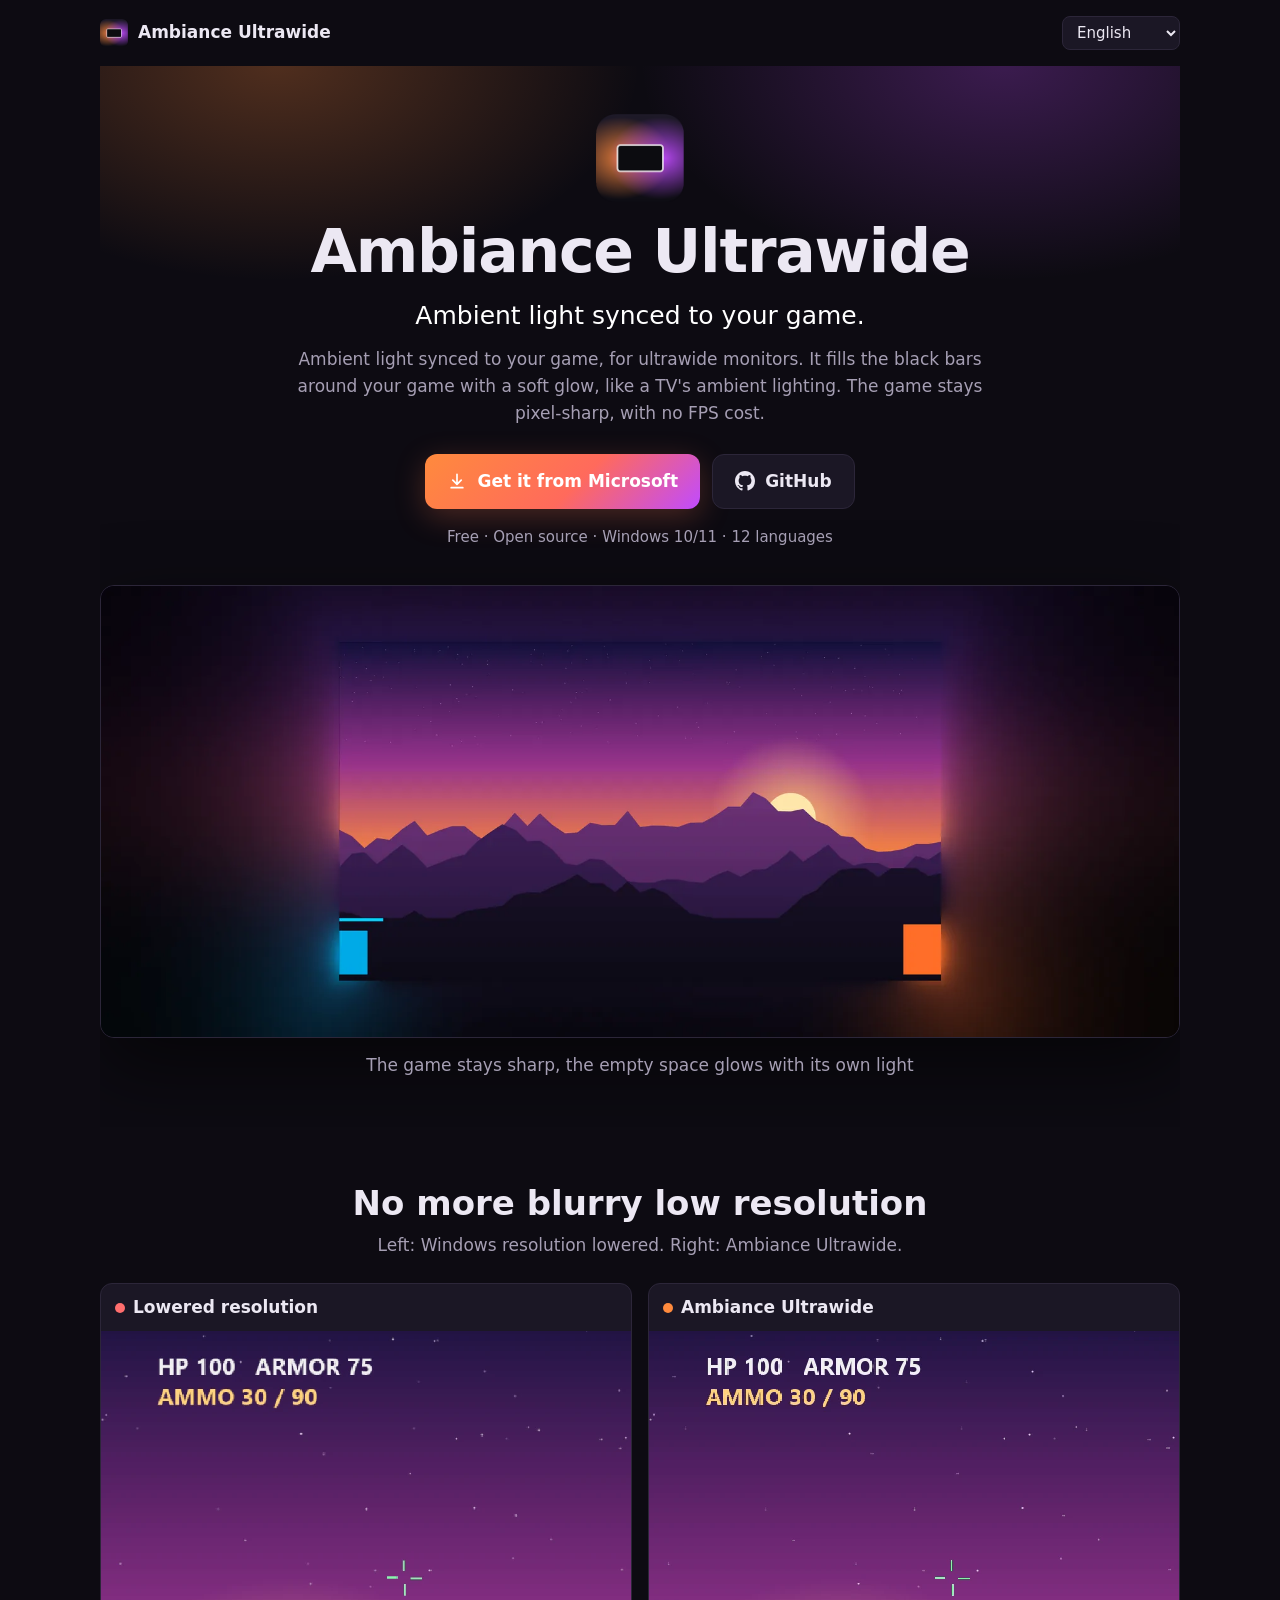
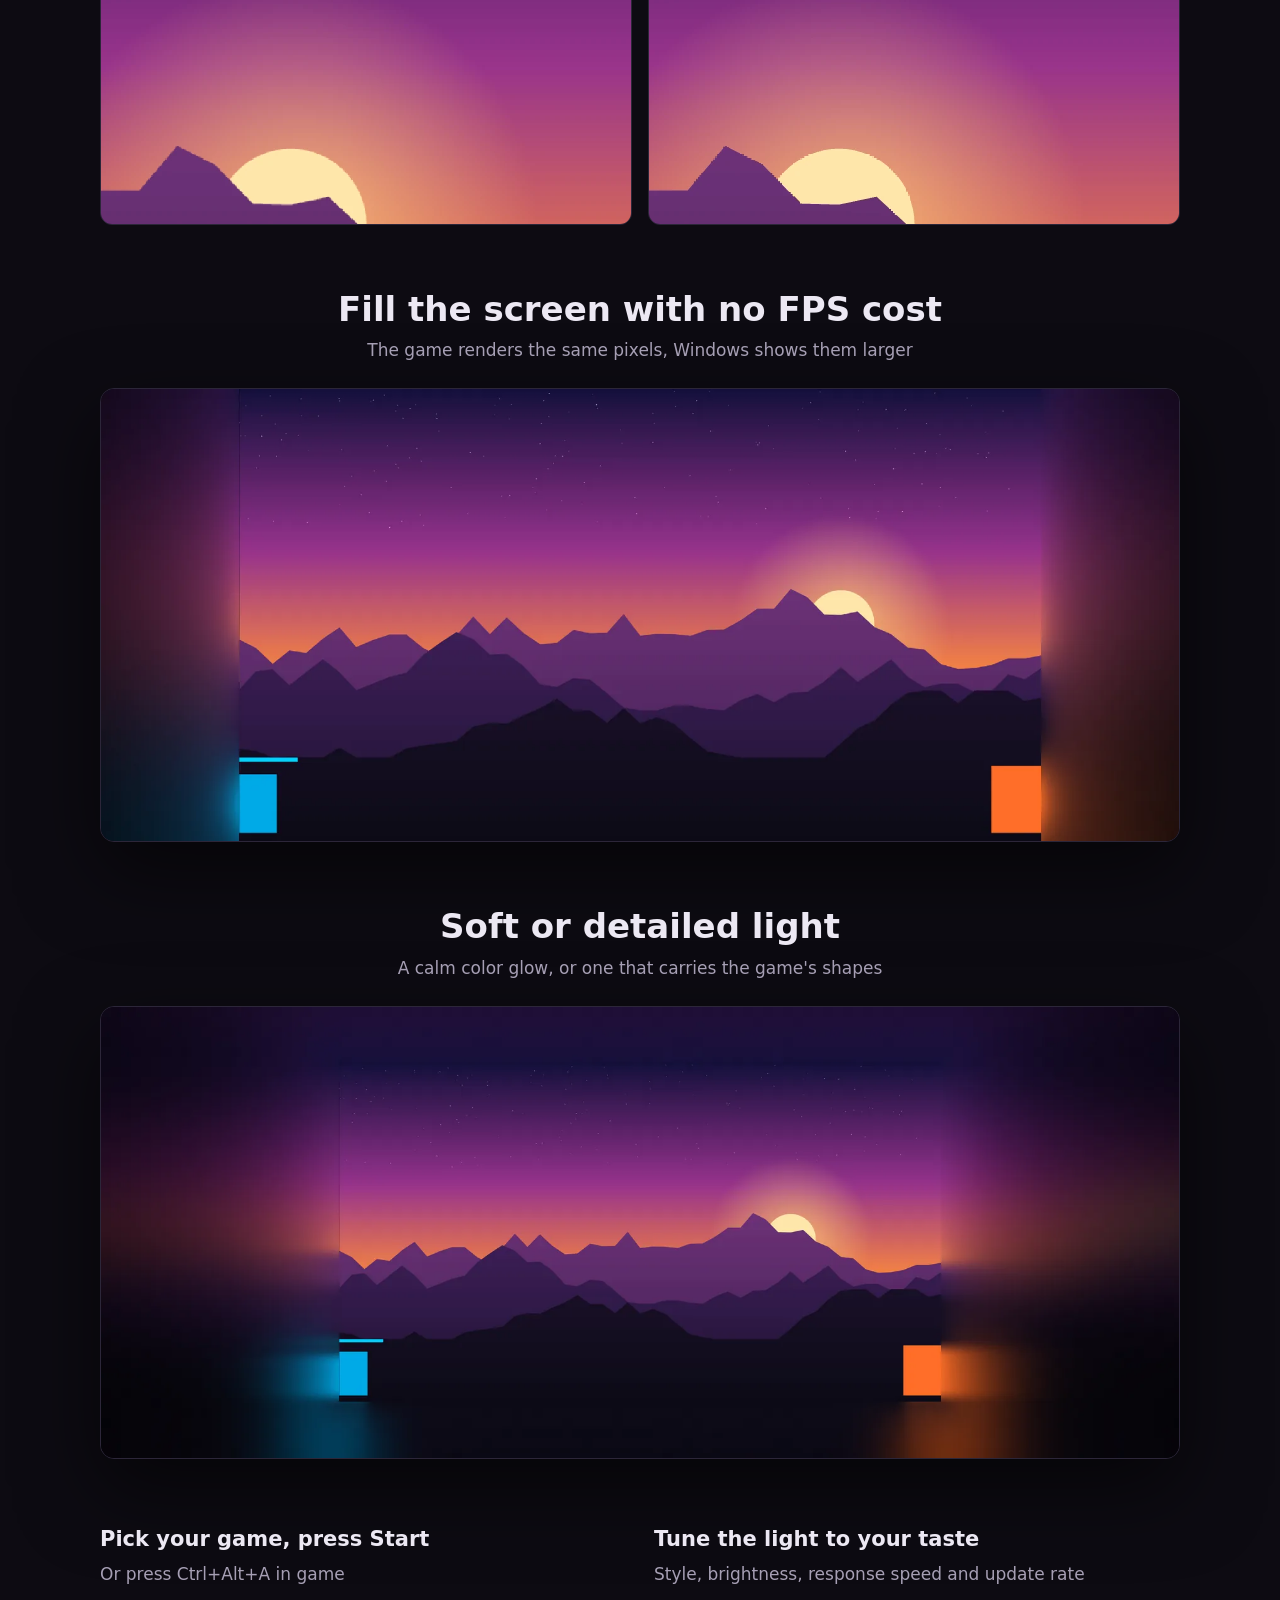
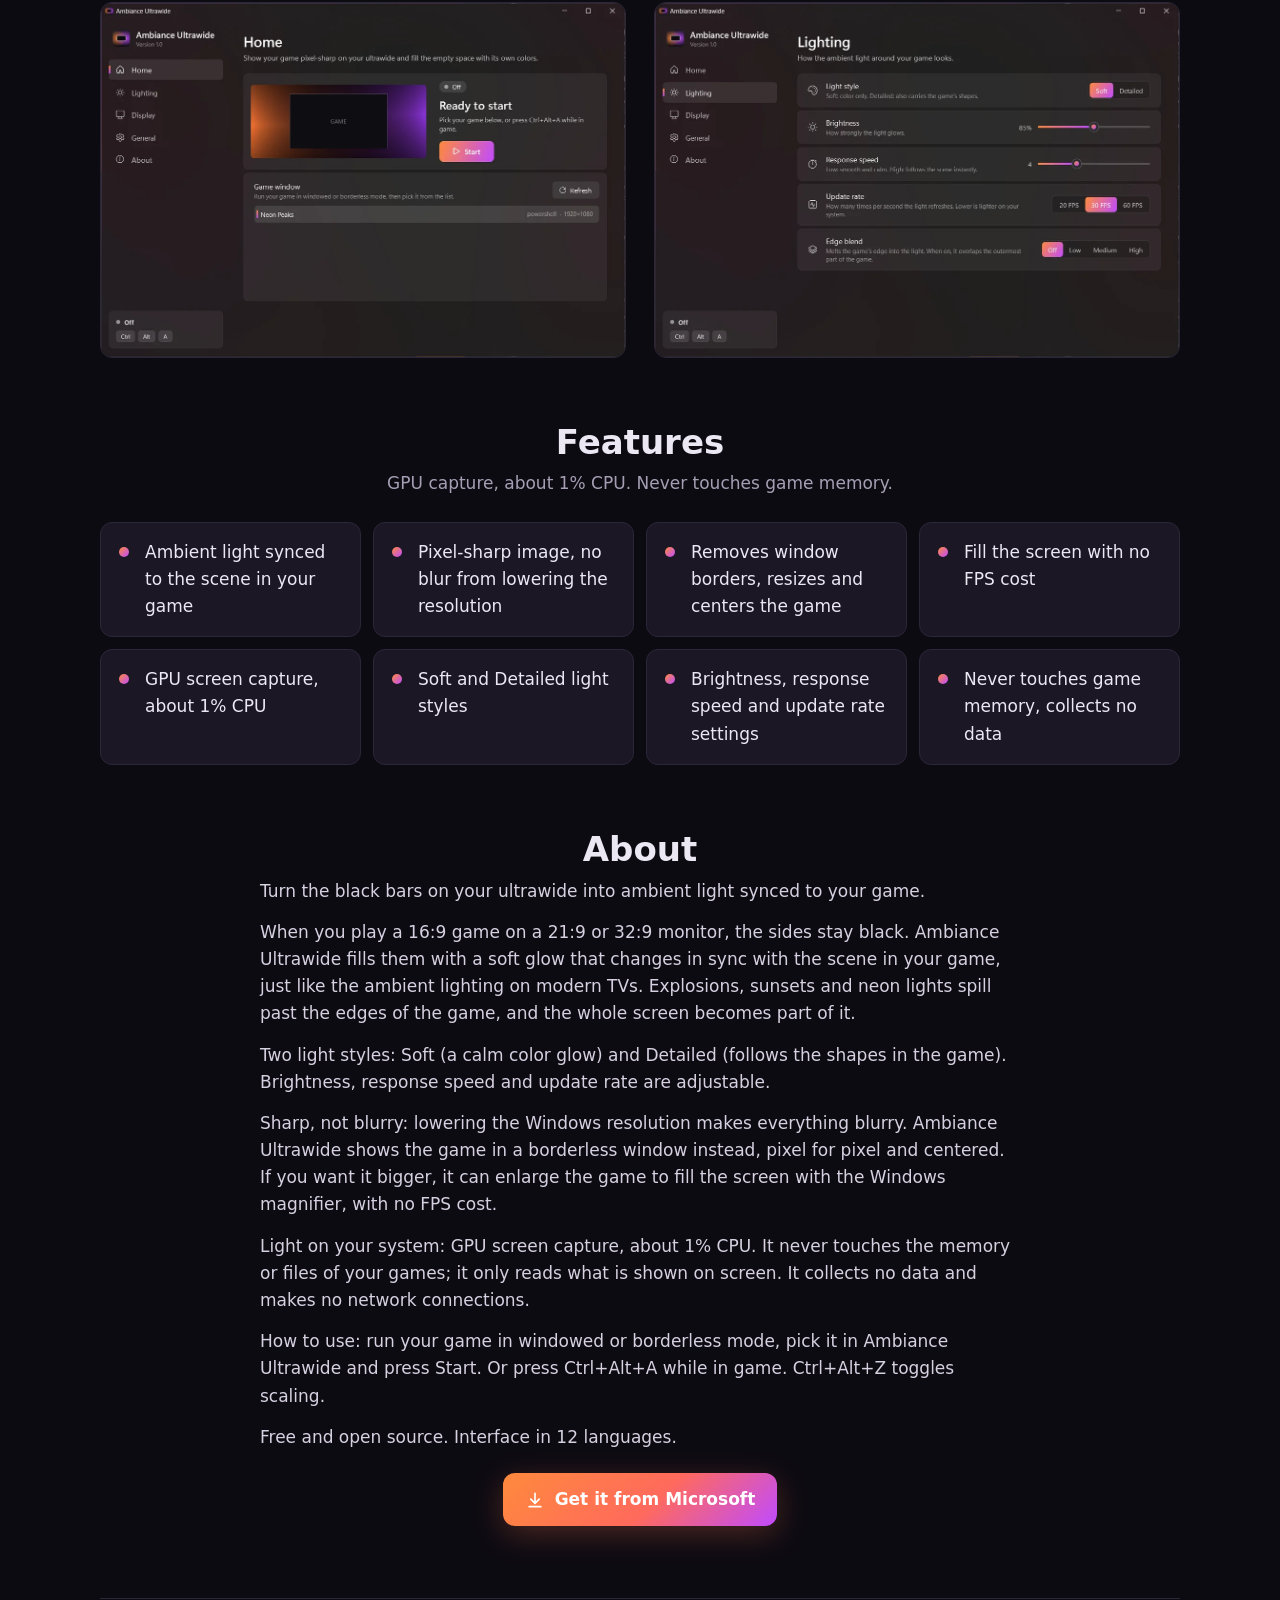
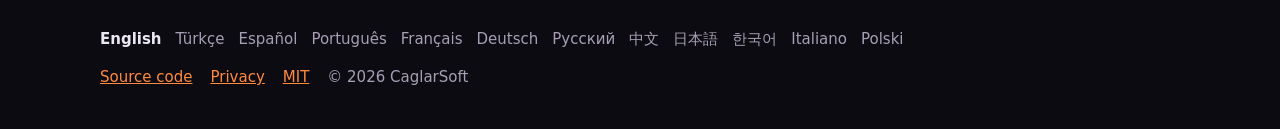
<file: docs/index.html>
<!doctype html>
<html lang="en">
<head>
<meta charset="utf-8">
<meta name="viewport" content="width=device-width,initial-scale=1">
<title>Ambiance Ultrawide – Ambient light synced to your game.</title>
<meta name="description" content="Ambient light synced to your game, for ultrawide monitors. It fills the black bars around your game with a soft glow, like a TV&#x27;s ambient lighting. The game stays pixel-sharp, with no FPS cost.">
<meta name="keywords" content="ultrawide, ambient light, 21:9, gaming, resolution, borderless, sharp image">
<link rel="canonical" href="https://aahmetcaglarr.github.io/AmbianceUltrawide/">
<link rel="alternate" hreflang="en" href="https://aahmetcaglarr.github.io/AmbianceUltrawide/">
<link rel="alternate" hreflang="tr" href="https://aahmetcaglarr.github.io/AmbianceUltrawide/tr/">
<link rel="alternate" hreflang="es" href="https://aahmetcaglarr.github.io/AmbianceUltrawide/es/">
<link rel="alternate" hreflang="pt-BR" href="https://aahmetcaglarr.github.io/AmbianceUltrawide/pt/">
<link rel="alternate" hreflang="fr" href="https://aahmetcaglarr.github.io/AmbianceUltrawide/fr/">
<link rel="alternate" hreflang="de" href="https://aahmetcaglarr.github.io/AmbianceUltrawide/de/">
<link rel="alternate" hreflang="ru" href="https://aahmetcaglarr.github.io/AmbianceUltrawide/ru/">
<link rel="alternate" hreflang="zh-CN" href="https://aahmetcaglarr.github.io/AmbianceUltrawide/zh/">
<link rel="alternate" hreflang="ja" href="https://aahmetcaglarr.github.io/AmbianceUltrawide/ja/">
<link rel="alternate" hreflang="ko" href="https://aahmetcaglarr.github.io/AmbianceUltrawide/ko/">
<link rel="alternate" hreflang="it" href="https://aahmetcaglarr.github.io/AmbianceUltrawide/it/">
<link rel="alternate" hreflang="pl" href="https://aahmetcaglarr.github.io/AmbianceUltrawide/pl/">
<link rel="alternate" hreflang="x-default" href="https://aahmetcaglarr.github.io/AmbianceUltrawide/">
<meta property="og:type" content="website">
<meta property="og:title" content="Ambiance Ultrawide – Ambient light synced to your game.">
<meta property="og:description" content="Ambient light synced to your game, for ultrawide monitors. It fills the black bars around your game with a soft glow, like a TV&#x27;s ambient lighting. The game stays pixel-sharp, with no FPS cost.">
<meta property="og:url" content="https://aahmetcaglarr.github.io/AmbianceUltrawide/">
<meta property="og:image" content="https://aahmetcaglarr.github.io/AmbianceUltrawide/assets/og.jpg">
<meta name="twitter:card" content="summary_large_image">
<meta name="theme-color" content="#0d0b12">
<link rel="icon" href="assets/favicon.png">
<link rel="stylesheet" href="assets/site.css">
<script type="application/ld+json">{"@context": "https://schema.org", "@type": "SoftwareApplication", "name": "Ambiance Ultrawide", "description": "Ambient light synced to your game, for ultrawide monitors. It fills the black bars around your game with a soft glow, like a TV's ambient lighting. The game stays pixel-sharp, with no FPS cost.", "inLanguage": "en", "url": "https://aahmetcaglarr.github.io/AmbianceUltrawide/", "applicationCategory": "UtilitiesApplication", "applicationSubCategory": "Gaming", "operatingSystem": "Windows 10, Windows 11", "softwareVersion": "1.0.0", "isAccessibleForFree": true, "offers": {"@type": "Offer", "price": "0", "priceCurrency": "USD"}, "downloadUrl": "https://apps.microsoft.com/detail/9N5WW64LNMSH?hl=en-us", "installUrl": "https://apps.microsoft.com/detail/9N5WW64LNMSH?hl=en-us", "license": "https://github.com/aahmetcaglarr/AmbianceUltrawide/blob/main/LICENSE", "image": "https://aahmetcaglarr.github.io/AmbianceUltrawide/assets/og.jpg", "screenshot": ["https://aahmetcaglarr.github.io/AmbianceUltrawide/assets/hero.webp", "https://aahmetcaglarr.github.io/AmbianceUltrawide/assets/fit.webp", "https://aahmetcaglarr.github.io/AmbianceUltrawide/assets/ui-home-en.webp"], "featureList": ["Ambient light synced to the scene in your game", "Pixel-sharp image, no blur from lowering the resolution", "Removes window borders, resizes and centers the game", "Fill the screen with no FPS cost", "GPU screen capture, about 1% CPU", "Soft and Detailed light styles", "Brightness, response speed and update rate settings", "Never touches game memory, collects no data"], "keywords": "ultrawide, ambient light, 21:9, gaming, resolution, borderless, sharp image", "author": {"@type": "Organization", "name": "CaglarSoft"}, "sameAs": ["https://github.com/aahmetcaglarr/AmbianceUltrawide", "https://apps.microsoft.com/detail/9N5WW64LNMSH"]}</script>
</head>
<body>
<div class="wrap">
<header class="top">
<a class="brand" href=""><img src="assets/logo.png" width="28" height="28" alt="">Ambiance Ultrawide</a>
<select aria-label="Language" onchange="location.href=this.value"><option value="" selected>English</option><option value="tr/">Türkçe</option><option value="es/">Español</option><option value="pt/">Português</option><option value="fr/">Français</option><option value="de/">Deutsch</option><option value="ru/">Русский</option><option value="zh/">中文</option><option value="ja/">日本語</option><option value="ko/">한국어</option><option value="it/">Italiano</option><option value="pl/">Polski</option></select>
</header>
<main>
<div class="hero">
<img class="logo" src="assets/logo.png" width="88" height="88" alt="Ambiance Ultrawide">
<h1>Ambiance Ultrawide</h1>
<p class="tag">Ambient light synced to your game.</p>
<p class="lead">Ambient light synced to your game, for ultrawide monitors. It fills the black bars around your game with a soft glow, like a TV&#x27;s ambient lighting. The game stays pixel-sharp, with no FPS cost.</p>
<div class="cta">
<a class="btn primary" href="https://apps.microsoft.com/detail/9N5WW64LNMSH?hl=en-us"><svg viewBox="0 0 24 24" aria-hidden="true"><path d="M12 3a1 1 0 011 1v9.6l3.3-3.3a1 1 0 111.4 1.4l-5 5a1 1 0 01-1.4 0l-5-5a1 1 0 111.4-1.4l3.3 3.3V4a1 1 0 011-1zM5 19h14a1 1 0 110 2H5a1 1 0 110-2z"/></svg>Get it from Microsoft</a>
<a class="btn ghost" href="https://github.com/aahmetcaglarr/AmbianceUltrawide"><svg viewBox="0 0 16 16" aria-hidden="true"><path d="M8 0C3.58 0 0 3.58 0 8c0 3.54 2.29 6.53 5.47 7.59.4.07.55-.17.55-.38 0-.19-.01-.82-.01-1.49-2.01.37-2.53-.49-2.69-.94-.09-.23-.48-.94-.82-1.13-.28-.15-.68-.52-.01-.53.63-.01 1.08.58 1.23.82.72 1.21 1.87.87 2.33.66.07-.52.28-.87.51-1.07-1.78-.2-3.64-.89-3.64-3.95 0-.87.31-1.59.82-2.15-.08-.2-.36-1.02.08-2.12 0 0 .67-.21 2.2.82.64-.18 1.32-.27 2-.27.68 0 1.36.09 2 .27 1.53-1.04 2.2-.82 2.2-.82.44 1.1.16 1.92.08 2.12.51.56.82 1.27.82 2.15 0 3.07-1.87 3.75-3.65 3.95.29.25.54.73.54 1.48 0 1.07-.01 1.93-.01 2.2 0 .21.15.46.55.38A8.013 8.013 0 0016 8c0-4.42-3.58-8-8-8z"/></svg>GitHub</a>
</div>
<p class="facts">Free · Open source · Windows 10/11 · 12 languages</p>
<div class="shot"><img src="assets/hero.webp" width="1720" height="720" alt="Your game&#x27;s colors instead of black bars" fetchpriority="high"></div>
<p class="sub" style="margin-top:14px">The game stays sharp, the empty space glows with its own light</p>
</div>

<section>
<h2>No more blurry low resolution</h2>
<p class="sub">Left: Windows resolution lowered.  Right: Ambiance Ultrawide.</p>
<div class="compare">
<figure><figcaption><span class="dot" style="background:#ff6e6e"></span>Lowered resolution</figcaption><img src="assets/compare-blur.webp" width="840" height="780" alt="Lowered resolution" loading="lazy" decoding="async"></figure>
<figure><figcaption><span class="dot" style="background:var(--orange)"></span>Ambiance Ultrawide</figcaption><img src="assets/compare-sharp.webp" width="840" height="780" alt="Ambiance Ultrawide" loading="lazy" decoding="async"></figure>
</div>
</section>

<section>
<h2>Fill the screen with no FPS cost</h2>
<p class="sub">The game renders the same pixels, Windows shows them larger</p>
<div class="shot" style="margin-top:0"><img src="assets/fit.webp" width="1720" height="720" alt="Fill the screen with no FPS cost" loading="lazy" decoding="async"></div>
</section>

<section>
<h2>Soft or detailed light</h2>
<p class="sub">A calm color glow, or one that carries the game&#x27;s shapes</p>
<div class="shot" style="margin-top:0"><img src="assets/detail.webp" width="1720" height="720" alt="Soft or detailed light" loading="lazy" decoding="async"></div>
</section>

<section>
<div class="ui">
<div><h3>Pick your game, press Start</h3><p>Or press Ctrl+Alt+A in game</p><img src="assets/ui-home-en.webp" width="1100" height="743" alt="Pick your game, press Start" loading="lazy" decoding="async"></div>
<div><h3>Tune the light to your taste</h3><p>Style, brightness, response speed and update rate</p><img src="assets/ui-light-en.webp" width="1100" height="743" alt="Tune the light to your taste" loading="lazy" decoding="async"></div>
</div>
</section>

<section>
<h2>Features</h2>
<p class="sub">GPU capture, about 1% CPU. Never touches game memory.</p>
<ul class="feat"><li>Ambient light synced to the scene in your game</li><li>Pixel-sharp image, no blur from lowering the resolution</li><li>Removes window borders, resizes and centers the game</li><li>Fill the screen with no FPS cost</li><li>GPU screen capture, about 1% CPU</li><li>Soft and Detailed light styles</li><li>Brightness, response speed and update rate settings</li><li>Never touches game memory, collects no data</li></ul>
</section>

<section>
<h2>About</h2>
<div class="about"><p>Turn the black bars on your ultrawide into ambient light synced to your game.</p><p>When you play a 16:9 game on a 21:9 or 32:9 monitor, the sides stay black. Ambiance Ultrawide fills them with a soft glow that changes in sync with the scene in your game, just like the ambient lighting on modern TVs. Explosions, sunsets and neon lights spill past the edges of the game, and the whole screen becomes part of it.</p><p>Two light styles: Soft (a calm color glow) and Detailed (follows the shapes in the game). Brightness, response speed and update rate are adjustable.</p><p>Sharp, not blurry: lowering the Windows resolution makes everything blurry. Ambiance Ultrawide shows the game in a borderless window instead, pixel for pixel and centered. If you want it bigger, it can enlarge the game to fill the screen with the Windows magnifier, with no FPS cost.</p><p>Light on your system: GPU screen capture, about 1% CPU. It never touches the memory or files of your games; it only reads what is shown on screen. It collects no data and makes no network connections.</p><p>How to use: run your game in windowed or borderless mode, pick it in Ambiance Ultrawide and press Start. Or press Ctrl+Alt+A while in game. Ctrl+Alt+Z toggles scaling.</p><p>Free and open source. Interface in 12 languages.</p></div>
<div class="cta" style="margin-top:22px"><a class="btn primary" href="https://apps.microsoft.com/detail/9N5WW64LNMSH?hl=en-us"><svg viewBox="0 0 24 24" aria-hidden="true"><path d="M12 3a1 1 0 011 1v9.6l3.3-3.3a1 1 0 111.4 1.4l-5 5a1 1 0 01-1.4 0l-5-5a1 1 0 111.4-1.4l3.3 3.3V4a1 1 0 011-1zM5 19h14a1 1 0 110 2H5a1 1 0 110-2z"/></svg>Get it from Microsoft</a></div>
</section>
</main>

<footer>
<nav aria-label="Language"><a href="" hreflang="en" lang="en" aria-current="page">English</a><a href="tr/" hreflang="tr" lang="tr">Türkçe</a><a href="es/" hreflang="es" lang="es">Español</a><a href="pt/" hreflang="pt-BR" lang="pt-BR">Português</a><a href="fr/" hreflang="fr" lang="fr">Français</a><a href="de/" hreflang="de" lang="de">Deutsch</a><a href="ru/" hreflang="ru" lang="ru">Русский</a><a href="zh/" hreflang="zh-CN" lang="zh-CN">中文</a><a href="ja/" hreflang="ja" lang="ja">日本語</a><a href="ko/" hreflang="ko" lang="ko">한국어</a><a href="it/" hreflang="it" lang="it">Italiano</a><a href="pl/" hreflang="pl" lang="pl">Polski</a></nav>
<div class="links">
<a href="https://github.com/aahmetcaglarr/AmbianceUltrawide">Source code</a>
<a href="https://github.com/aahmetcaglarr/AmbianceUltrawide/blob/main/PRIVACY.md">Privacy</a>
<a href="https://github.com/aahmetcaglarr/AmbianceUltrawide/blob/main/LICENSE">MIT</a>
<span>© 2026 CaglarSoft</span>
</div>
</footer>
</div>
</body>
</html>
</file>
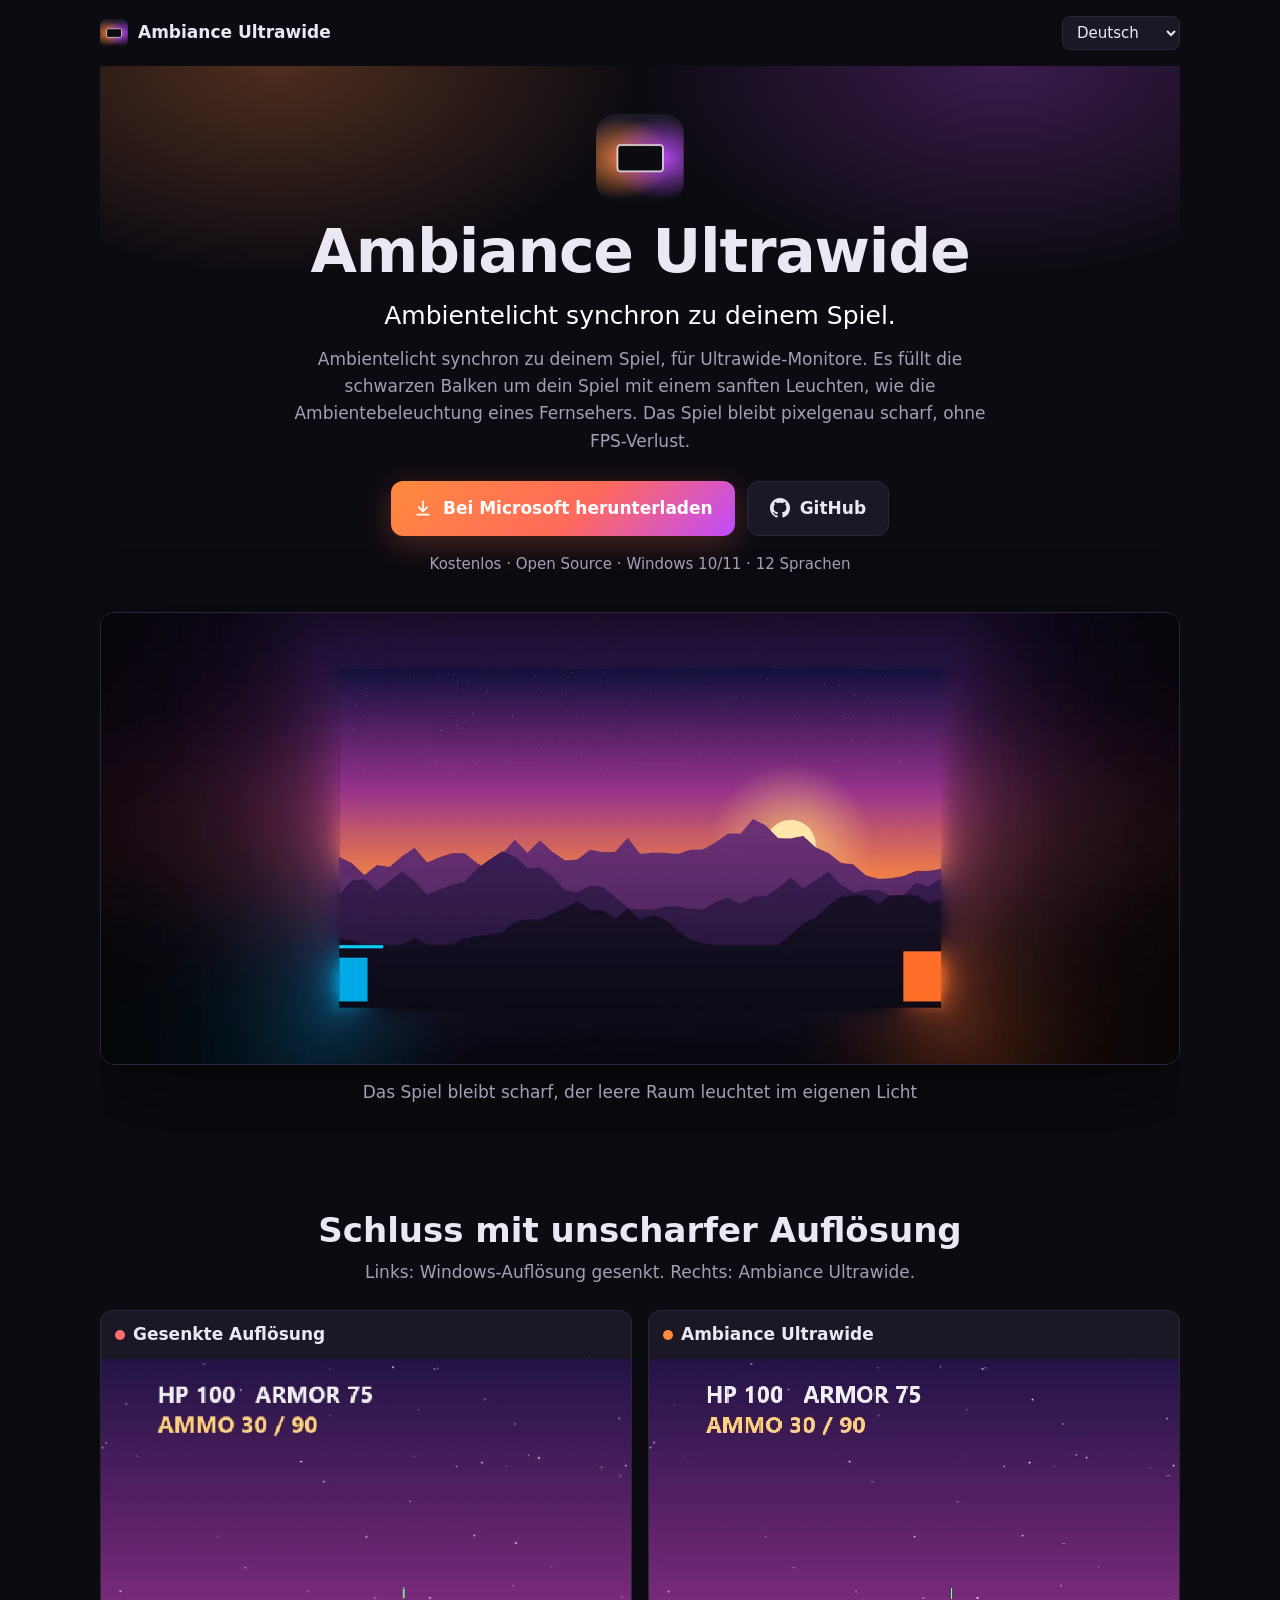
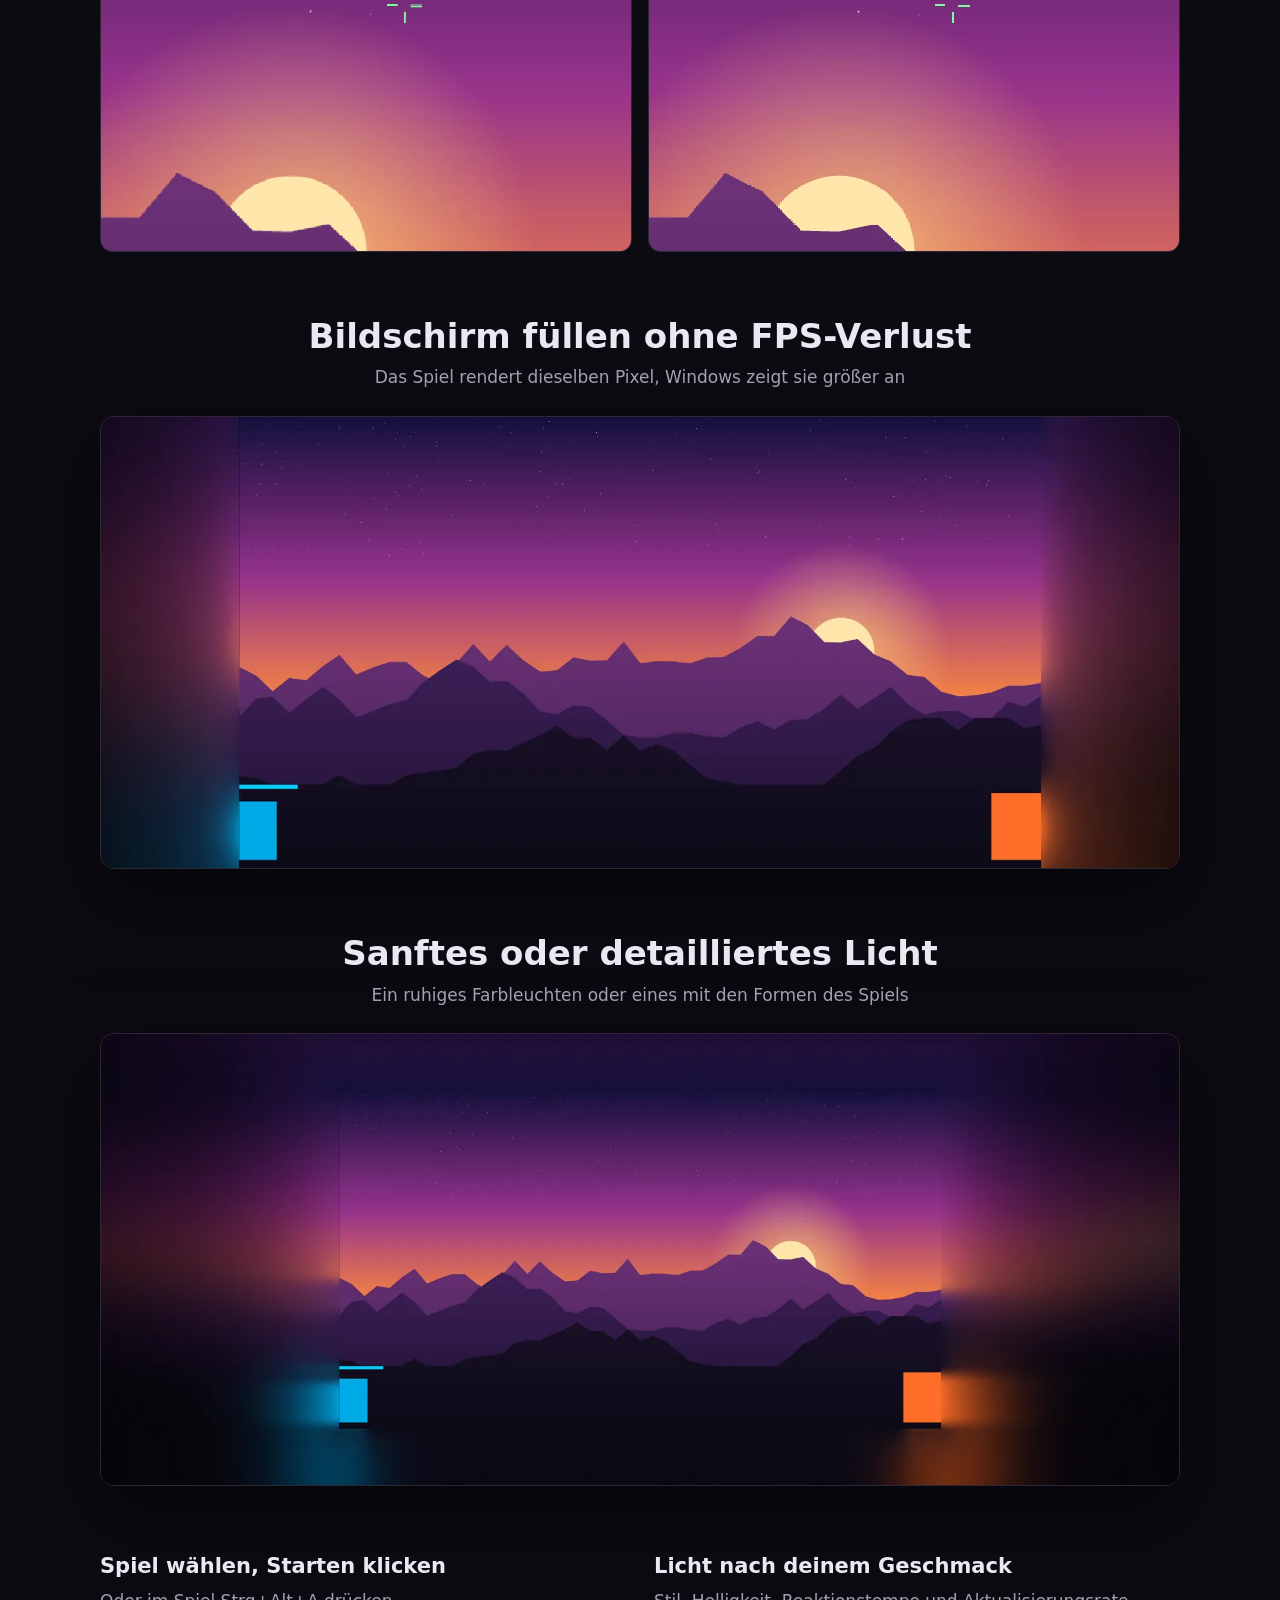
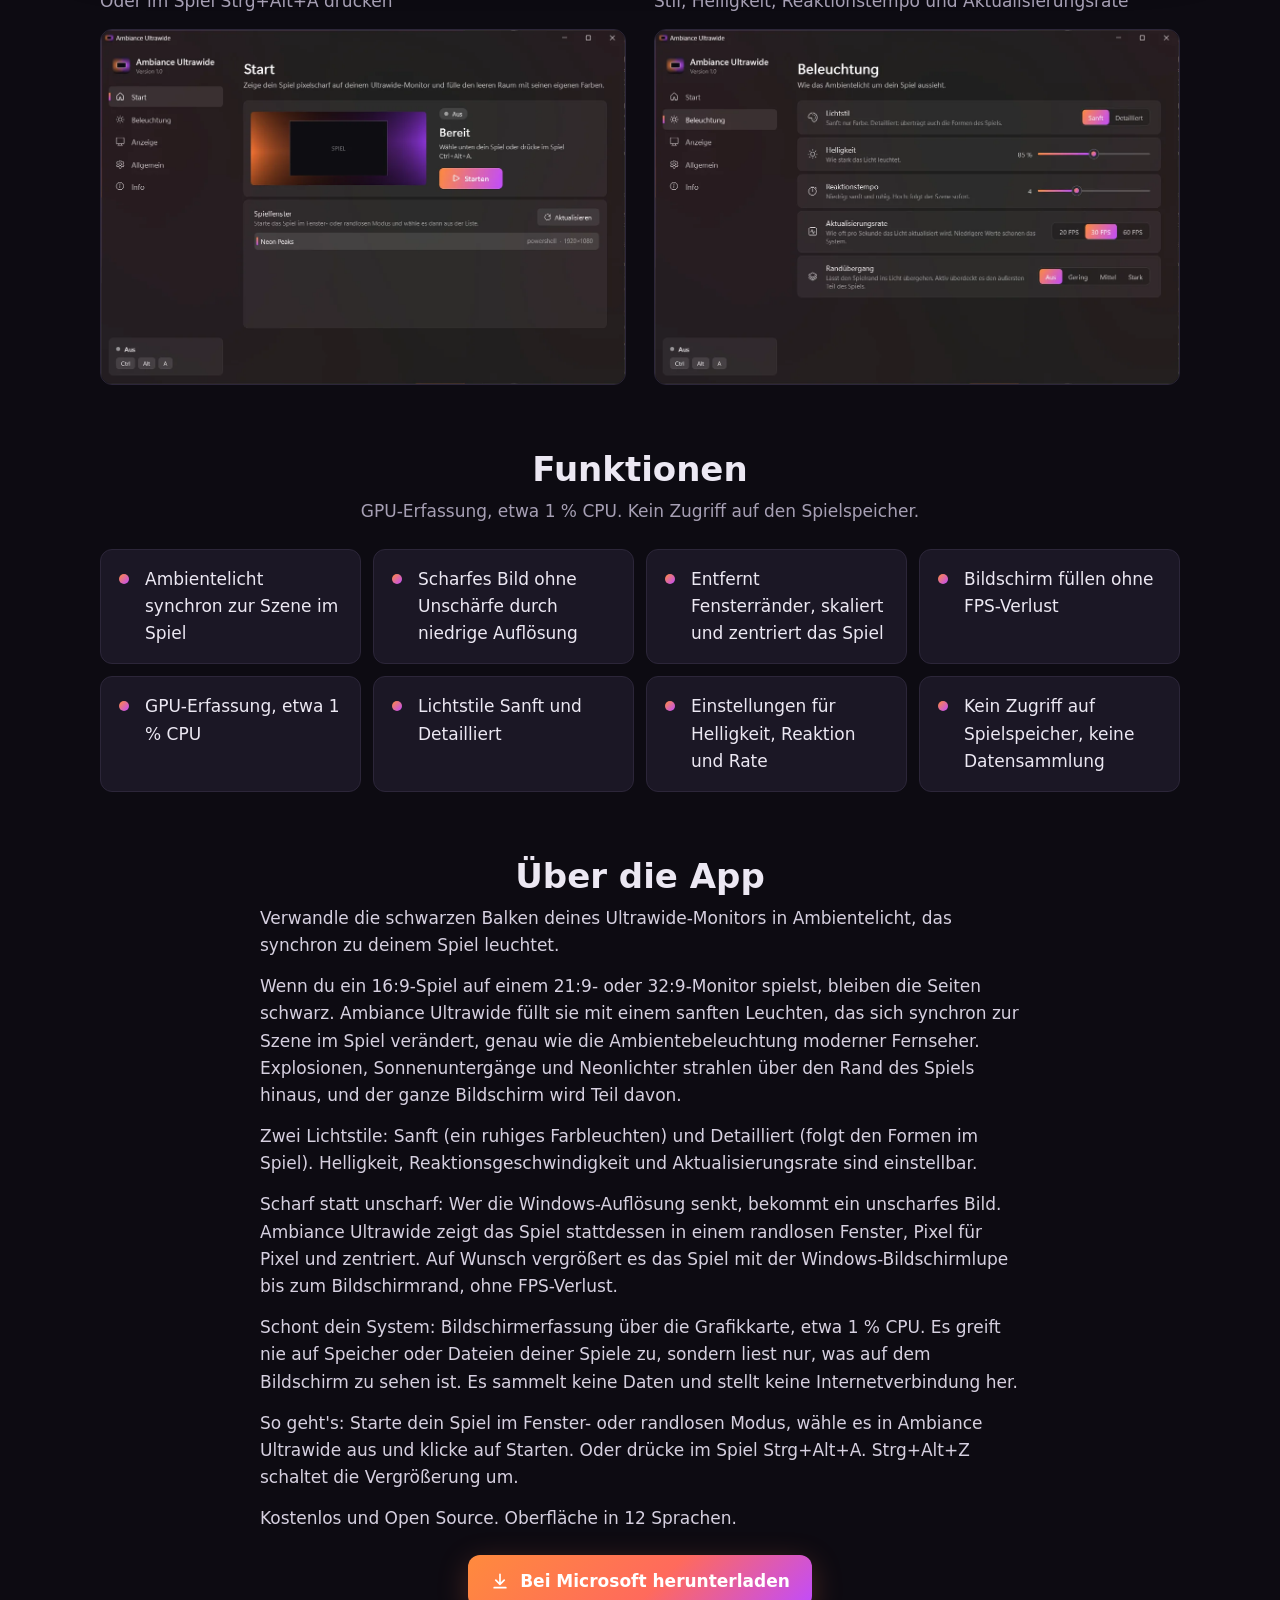
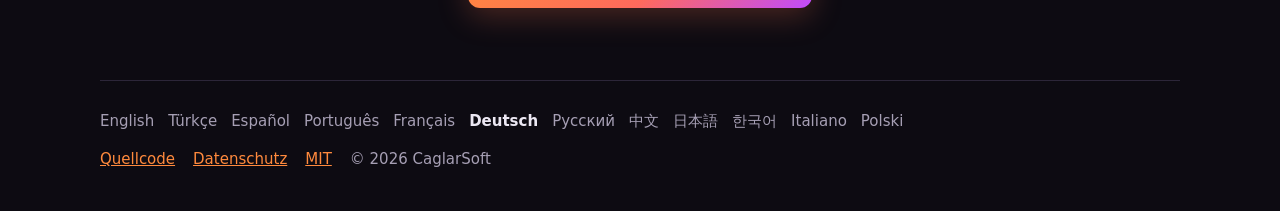
<file: docs/de/index.html>
<!doctype html>
<html lang="de">
<head>
<meta charset="utf-8">
<meta name="viewport" content="width=device-width,initial-scale=1">
<title>Ambiance Ultrawide – Ambientelicht synchron zu deinem Spiel.</title>
<meta name="description" content="Ambientelicht synchron zu deinem Spiel, für Ultrawide-Monitore. Es füllt die schwarzen Balken um dein Spiel mit einem sanften Leuchten, wie die Ambientebeleuchtung eines Fernsehers. Das Spiel bleibt pixelgenau scharf, ohne FPS-Verlust.">
<meta name="keywords" content="Ultrawide, Ambientelicht, 21:9, Gaming, Auflösung, randlos, scharfes Bild">
<link rel="canonical" href="https://aahmetcaglarr.github.io/AmbianceUltrawide/de/">
<link rel="alternate" hreflang="en" href="https://aahmetcaglarr.github.io/AmbianceUltrawide/">
<link rel="alternate" hreflang="tr" href="https://aahmetcaglarr.github.io/AmbianceUltrawide/tr/">
<link rel="alternate" hreflang="es" href="https://aahmetcaglarr.github.io/AmbianceUltrawide/es/">
<link rel="alternate" hreflang="pt-BR" href="https://aahmetcaglarr.github.io/AmbianceUltrawide/pt/">
<link rel="alternate" hreflang="fr" href="https://aahmetcaglarr.github.io/AmbianceUltrawide/fr/">
<link rel="alternate" hreflang="de" href="https://aahmetcaglarr.github.io/AmbianceUltrawide/de/">
<link rel="alternate" hreflang="ru" href="https://aahmetcaglarr.github.io/AmbianceUltrawide/ru/">
<link rel="alternate" hreflang="zh-CN" href="https://aahmetcaglarr.github.io/AmbianceUltrawide/zh/">
<link rel="alternate" hreflang="ja" href="https://aahmetcaglarr.github.io/AmbianceUltrawide/ja/">
<link rel="alternate" hreflang="ko" href="https://aahmetcaglarr.github.io/AmbianceUltrawide/ko/">
<link rel="alternate" hreflang="it" href="https://aahmetcaglarr.github.io/AmbianceUltrawide/it/">
<link rel="alternate" hreflang="pl" href="https://aahmetcaglarr.github.io/AmbianceUltrawide/pl/">
<link rel="alternate" hreflang="x-default" href="https://aahmetcaglarr.github.io/AmbianceUltrawide/">
<meta property="og:type" content="website">
<meta property="og:title" content="Ambiance Ultrawide – Ambientelicht synchron zu deinem Spiel.">
<meta property="og:description" content="Ambientelicht synchron zu deinem Spiel, für Ultrawide-Monitore. Es füllt die schwarzen Balken um dein Spiel mit einem sanften Leuchten, wie die Ambientebeleuchtung eines Fernsehers. Das Spiel bleibt pixelgenau scharf, ohne FPS-Verlust.">
<meta property="og:url" content="https://aahmetcaglarr.github.io/AmbianceUltrawide/de/">
<meta property="og:image" content="https://aahmetcaglarr.github.io/AmbianceUltrawide/assets/og.jpg">
<meta name="twitter:card" content="summary_large_image">
<meta name="theme-color" content="#0d0b12">
<link rel="icon" href="../assets/favicon.png">
<link rel="stylesheet" href="../assets/site.css">
<script type="application/ld+json">{"@context": "https://schema.org", "@type": "SoftwareApplication", "name": "Ambiance Ultrawide", "description": "Ambientelicht synchron zu deinem Spiel, für Ultrawide-Monitore. Es füllt die schwarzen Balken um dein Spiel mit einem sanften Leuchten, wie die Ambientebeleuchtung eines Fernsehers. Das Spiel bleibt pixelgenau scharf, ohne FPS-Verlust.", "inLanguage": "de", "url": "https://aahmetcaglarr.github.io/AmbianceUltrawide/de/", "applicationCategory": "UtilitiesApplication", "applicationSubCategory": "Gaming", "operatingSystem": "Windows 10, Windows 11", "softwareVersion": "1.0.0", "isAccessibleForFree": true, "offers": {"@type": "Offer", "price": "0", "priceCurrency": "USD"}, "downloadUrl": "https://apps.microsoft.com/detail/9N5WW64LNMSH?hl=de-de", "installUrl": "https://apps.microsoft.com/detail/9N5WW64LNMSH?hl=de-de", "license": "https://github.com/aahmetcaglarr/AmbianceUltrawide/blob/main/LICENSE", "image": "https://aahmetcaglarr.github.io/AmbianceUltrawide/assets/og.jpg", "screenshot": ["https://aahmetcaglarr.github.io/AmbianceUltrawide/assets/hero.webp", "https://aahmetcaglarr.github.io/AmbianceUltrawide/assets/fit.webp", "https://aahmetcaglarr.github.io/AmbianceUltrawide/assets/ui-home-de.webp"], "featureList": ["Ambientelicht synchron zur Szene im Spiel", "Scharfes Bild ohne Unschärfe durch niedrige Auflösung", "Entfernt Fensterränder, skaliert und zentriert das Spiel", "Bildschirm füllen ohne FPS-Verlust", "GPU-Erfassung, etwa 1 % CPU", "Lichtstile Sanft und Detailliert", "Einstellungen für Helligkeit, Reaktion und Rate", "Kein Zugriff auf Spielspeicher, keine Datensammlung"], "keywords": "Ultrawide, Ambientelicht, 21:9, Gaming, Auflösung, randlos, scharfes Bild", "author": {"@type": "Organization", "name": "CaglarSoft"}, "sameAs": ["https://github.com/aahmetcaglarr/AmbianceUltrawide", "https://apps.microsoft.com/detail/9N5WW64LNMSH"]}</script>
</head>
<body>
<div class="wrap">
<header class="top">
<a class="brand" href="../de/"><img src="../assets/logo.png" width="28" height="28" alt="">Ambiance Ultrawide</a>
<select aria-label="Language" onchange="location.href=this.value"><option value="../">English</option><option value="../tr/">Türkçe</option><option value="../es/">Español</option><option value="../pt/">Português</option><option value="../fr/">Français</option><option value="../de/" selected>Deutsch</option><option value="../ru/">Русский</option><option value="../zh/">中文</option><option value="../ja/">日本語</option><option value="../ko/">한국어</option><option value="../it/">Italiano</option><option value="../pl/">Polski</option></select>
</header>
<main>
<div class="hero">
<img class="logo" src="../assets/logo.png" width="88" height="88" alt="Ambiance Ultrawide">
<h1>Ambiance Ultrawide</h1>
<p class="tag">Ambientelicht synchron zu deinem Spiel.</p>
<p class="lead">Ambientelicht synchron zu deinem Spiel, für Ultrawide-Monitore. Es füllt die schwarzen Balken um dein Spiel mit einem sanften Leuchten, wie die Ambientebeleuchtung eines Fernsehers. Das Spiel bleibt pixelgenau scharf, ohne FPS-Verlust.</p>
<div class="cta">
<a class="btn primary" href="https://apps.microsoft.com/detail/9N5WW64LNMSH?hl=de-de"><svg viewBox="0 0 24 24" aria-hidden="true"><path d="M12 3a1 1 0 011 1v9.6l3.3-3.3a1 1 0 111.4 1.4l-5 5a1 1 0 01-1.4 0l-5-5a1 1 0 111.4-1.4l3.3 3.3V4a1 1 0 011-1zM5 19h14a1 1 0 110 2H5a1 1 0 110-2z"/></svg>Bei Microsoft herunterladen</a>
<a class="btn ghost" href="https://github.com/aahmetcaglarr/AmbianceUltrawide"><svg viewBox="0 0 16 16" aria-hidden="true"><path d="M8 0C3.58 0 0 3.58 0 8c0 3.54 2.29 6.53 5.47 7.59.4.07.55-.17.55-.38 0-.19-.01-.82-.01-1.49-2.01.37-2.53-.49-2.69-.94-.09-.23-.48-.94-.82-1.13-.28-.15-.68-.52-.01-.53.63-.01 1.08.58 1.23.82.72 1.21 1.87.87 2.33.66.07-.52.28-.87.51-1.07-1.78-.2-3.64-.89-3.64-3.95 0-.87.31-1.59.82-2.15-.08-.2-.36-1.02.08-2.12 0 0 .67-.21 2.2.82.64-.18 1.32-.27 2-.27.68 0 1.36.09 2 .27 1.53-1.04 2.2-.82 2.2-.82.44 1.1.16 1.92.08 2.12.51.56.82 1.27.82 2.15 0 3.07-1.87 3.75-3.65 3.95.29.25.54.73.54 1.48 0 1.07-.01 1.93-.01 2.2 0 .21.15.46.55.38A8.013 8.013 0 0016 8c0-4.42-3.58-8-8-8z"/></svg>GitHub</a>
</div>
<p class="facts">Kostenlos · Open Source · Windows 10/11 · 12 Sprachen</p>
<div class="shot"><img src="../assets/hero.webp" width="1720" height="720" alt="Spielfarben statt schwarzer Balken" fetchpriority="high"></div>
<p class="sub" style="margin-top:14px">Das Spiel bleibt scharf, der leere Raum leuchtet im eigenen Licht</p>
</div>

<section>
<h2>Schluss mit unscharfer Auflösung</h2>
<p class="sub">Links: Windows-Auflösung gesenkt.  Rechts: Ambiance Ultrawide.</p>
<div class="compare">
<figure><figcaption><span class="dot" style="background:#ff6e6e"></span>Gesenkte Auflösung</figcaption><img src="../assets/compare-blur.webp" width="840" height="780" alt="Gesenkte Auflösung" loading="lazy" decoding="async"></figure>
<figure><figcaption><span class="dot" style="background:var(--orange)"></span>Ambiance Ultrawide</figcaption><img src="../assets/compare-sharp.webp" width="840" height="780" alt="Ambiance Ultrawide" loading="lazy" decoding="async"></figure>
</div>
</section>

<section>
<h2>Bildschirm füllen ohne FPS-Verlust</h2>
<p class="sub">Das Spiel rendert dieselben Pixel, Windows zeigt sie größer an</p>
<div class="shot" style="margin-top:0"><img src="../assets/fit.webp" width="1720" height="720" alt="Bildschirm füllen ohne FPS-Verlust" loading="lazy" decoding="async"></div>
</section>

<section>
<h2>Sanftes oder detailliertes Licht</h2>
<p class="sub">Ein ruhiges Farbleuchten oder eines mit den Formen des Spiels</p>
<div class="shot" style="margin-top:0"><img src="../assets/detail.webp" width="1720" height="720" alt="Sanftes oder detailliertes Licht" loading="lazy" decoding="async"></div>
</section>

<section>
<div class="ui">
<div><h3>Spiel wählen, Starten klicken</h3><p>Oder im Spiel Strg+Alt+A drücken</p><img src="../assets/ui-home-de.webp" width="1100" height="743" alt="Spiel wählen, Starten klicken" loading="lazy" decoding="async"></div>
<div><h3>Licht nach deinem Geschmack</h3><p>Stil, Helligkeit, Reaktionstempo und Aktualisierungsrate</p><img src="../assets/ui-light-de.webp" width="1100" height="743" alt="Licht nach deinem Geschmack" loading="lazy" decoding="async"></div>
</div>
</section>

<section>
<h2>Funktionen</h2>
<p class="sub">GPU-Erfassung, etwa 1 % CPU. Kein Zugriff auf den Spielspeicher.</p>
<ul class="feat"><li>Ambientelicht synchron zur Szene im Spiel</li><li>Scharfes Bild ohne Unschärfe durch niedrige Auflösung</li><li>Entfernt Fensterränder, skaliert und zentriert das Spiel</li><li>Bildschirm füllen ohne FPS-Verlust</li><li>GPU-Erfassung, etwa 1 % CPU</li><li>Lichtstile Sanft und Detailliert</li><li>Einstellungen für Helligkeit, Reaktion und Rate</li><li>Kein Zugriff auf Spielspeicher, keine Datensammlung</li></ul>
</section>

<section>
<h2>Über die App</h2>
<div class="about"><p>Verwandle die schwarzen Balken deines Ultrawide-Monitors in Ambientelicht, das synchron zu deinem Spiel leuchtet.</p><p>Wenn du ein 16:9-Spiel auf einem 21:9- oder 32:9-Monitor spielst, bleiben die Seiten schwarz. Ambiance Ultrawide füllt sie mit einem sanften Leuchten, das sich synchron zur Szene im Spiel verändert, genau wie die Ambientebeleuchtung moderner Fernseher. Explosionen, Sonnenuntergänge und Neonlichter strahlen über den Rand des Spiels hinaus, und der ganze Bildschirm wird Teil davon.</p><p>Zwei Lichtstile: Sanft (ein ruhiges Farbleuchten) und Detailliert (folgt den Formen im Spiel). Helligkeit, Reaktionsgeschwindigkeit und Aktualisierungsrate sind einstellbar.</p><p>Scharf statt unscharf: Wer die Windows-Auflösung senkt, bekommt ein unscharfes Bild. Ambiance Ultrawide zeigt das Spiel stattdessen in einem randlosen Fenster, Pixel für Pixel und zentriert. Auf Wunsch vergrößert es das Spiel mit der Windows-Bildschirmlupe bis zum Bildschirmrand, ohne FPS-Verlust.</p><p>Schont dein System: Bildschirmerfassung über die Grafikkarte, etwa 1 % CPU. Es greift nie auf Speicher oder Dateien deiner Spiele zu, sondern liest nur, was auf dem Bildschirm zu sehen ist. Es sammelt keine Daten und stellt keine Internetverbindung her.</p><p>So geht&#x27;s: Starte dein Spiel im Fenster- oder randlosen Modus, wähle es in Ambiance Ultrawide aus und klicke auf Starten. Oder drücke im Spiel Strg+Alt+A. Strg+Alt+Z schaltet die Vergrößerung um.</p><p>Kostenlos und Open Source. Oberfläche in 12 Sprachen.</p></div>
<div class="cta" style="margin-top:22px"><a class="btn primary" href="https://apps.microsoft.com/detail/9N5WW64LNMSH?hl=de-de"><svg viewBox="0 0 24 24" aria-hidden="true"><path d="M12 3a1 1 0 011 1v9.6l3.3-3.3a1 1 0 111.4 1.4l-5 5a1 1 0 01-1.4 0l-5-5a1 1 0 111.4-1.4l3.3 3.3V4a1 1 0 011-1zM5 19h14a1 1 0 110 2H5a1 1 0 110-2z"/></svg>Bei Microsoft herunterladen</a></div>
</section>
</main>

<footer>
<nav aria-label="Language"><a href="../" hreflang="en" lang="en">English</a><a href="../tr/" hreflang="tr" lang="tr">Türkçe</a><a href="../es/" hreflang="es" lang="es">Español</a><a href="../pt/" hreflang="pt-BR" lang="pt-BR">Português</a><a href="../fr/" hreflang="fr" lang="fr">Français</a><a href="../de/" hreflang="de" lang="de" aria-current="page">Deutsch</a><a href="../ru/" hreflang="ru" lang="ru">Русский</a><a href="../zh/" hreflang="zh-CN" lang="zh-CN">中文</a><a href="../ja/" hreflang="ja" lang="ja">日本語</a><a href="../ko/" hreflang="ko" lang="ko">한국어</a><a href="../it/" hreflang="it" lang="it">Italiano</a><a href="../pl/" hreflang="pl" lang="pl">Polski</a></nav>
<div class="links">
<a href="https://github.com/aahmetcaglarr/AmbianceUltrawide">Quellcode</a>
<a href="https://github.com/aahmetcaglarr/AmbianceUltrawide/blob/main/PRIVACY.md">Datenschutz</a>
<a href="https://github.com/aahmetcaglarr/AmbianceUltrawide/blob/main/LICENSE">MIT</a>
<span>© 2026 CaglarSoft</span>
</div>
</footer>
</div>
</body>
</html>
</file>
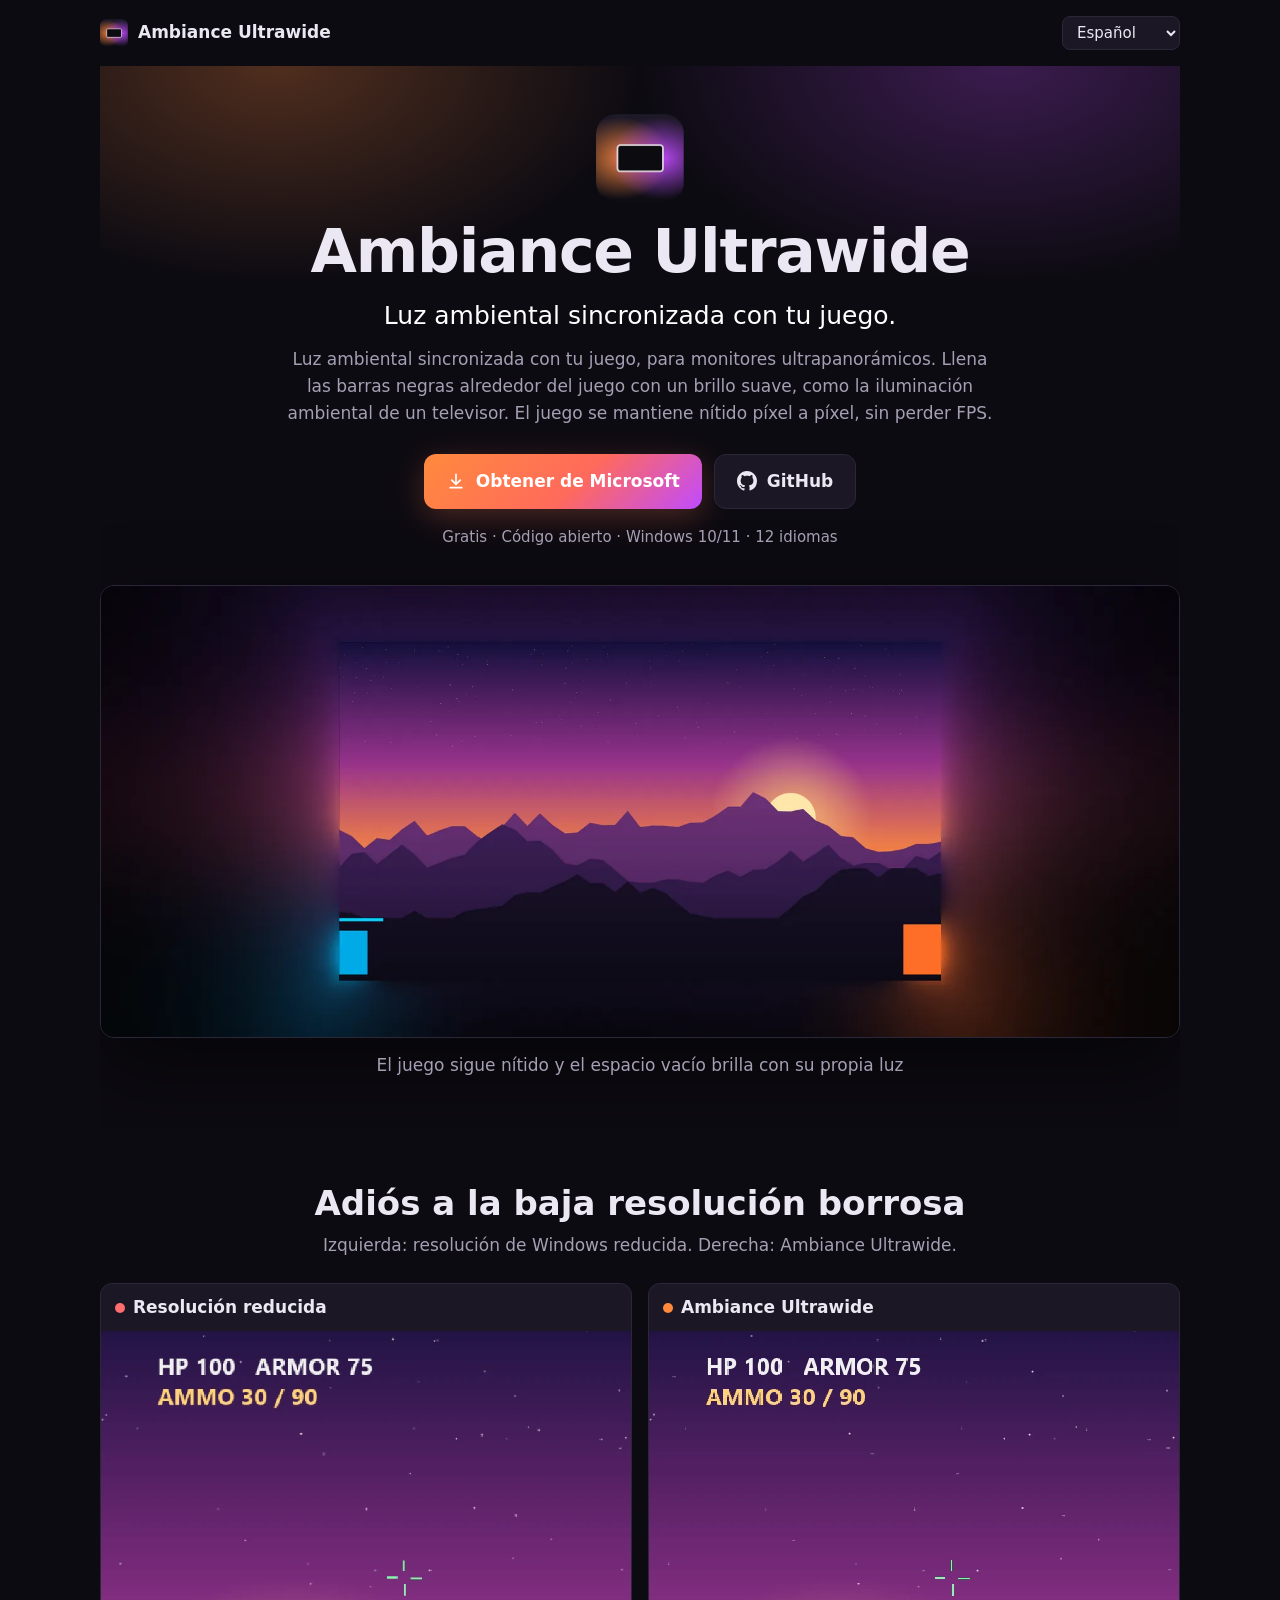
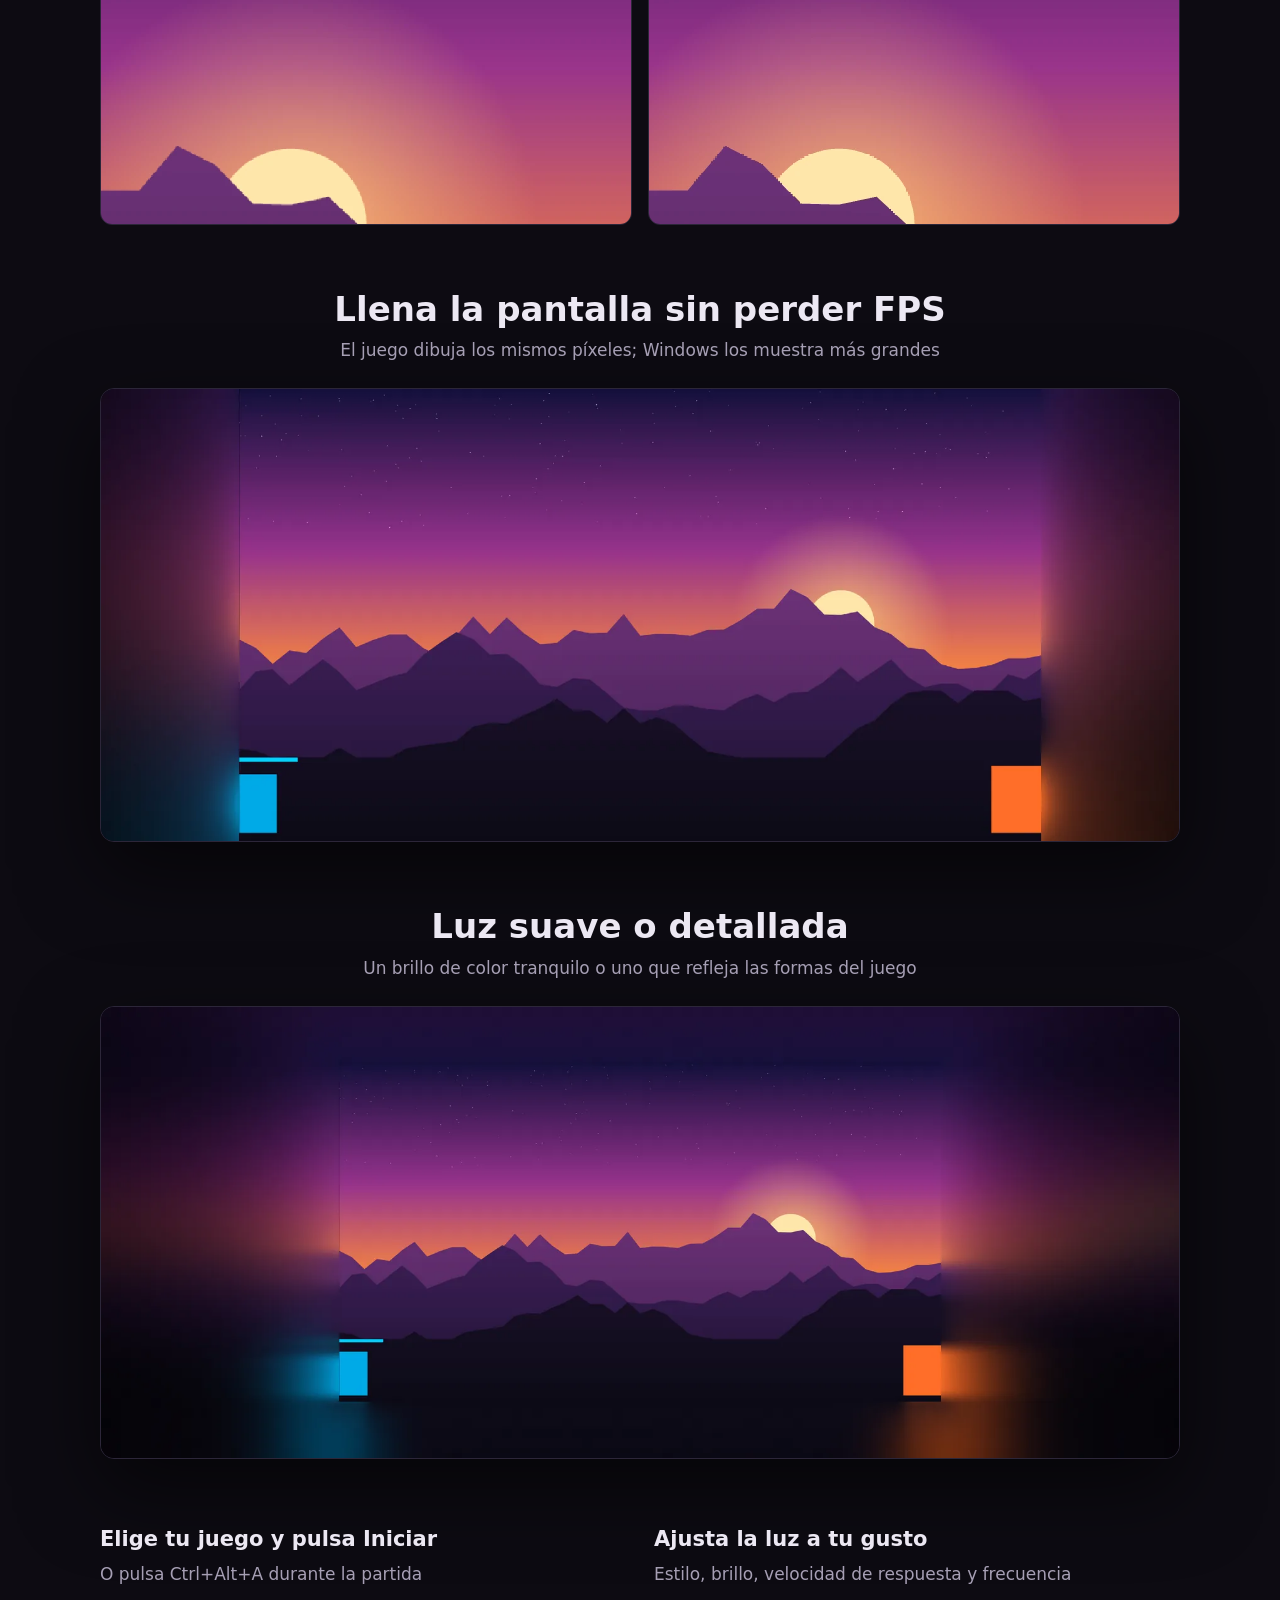
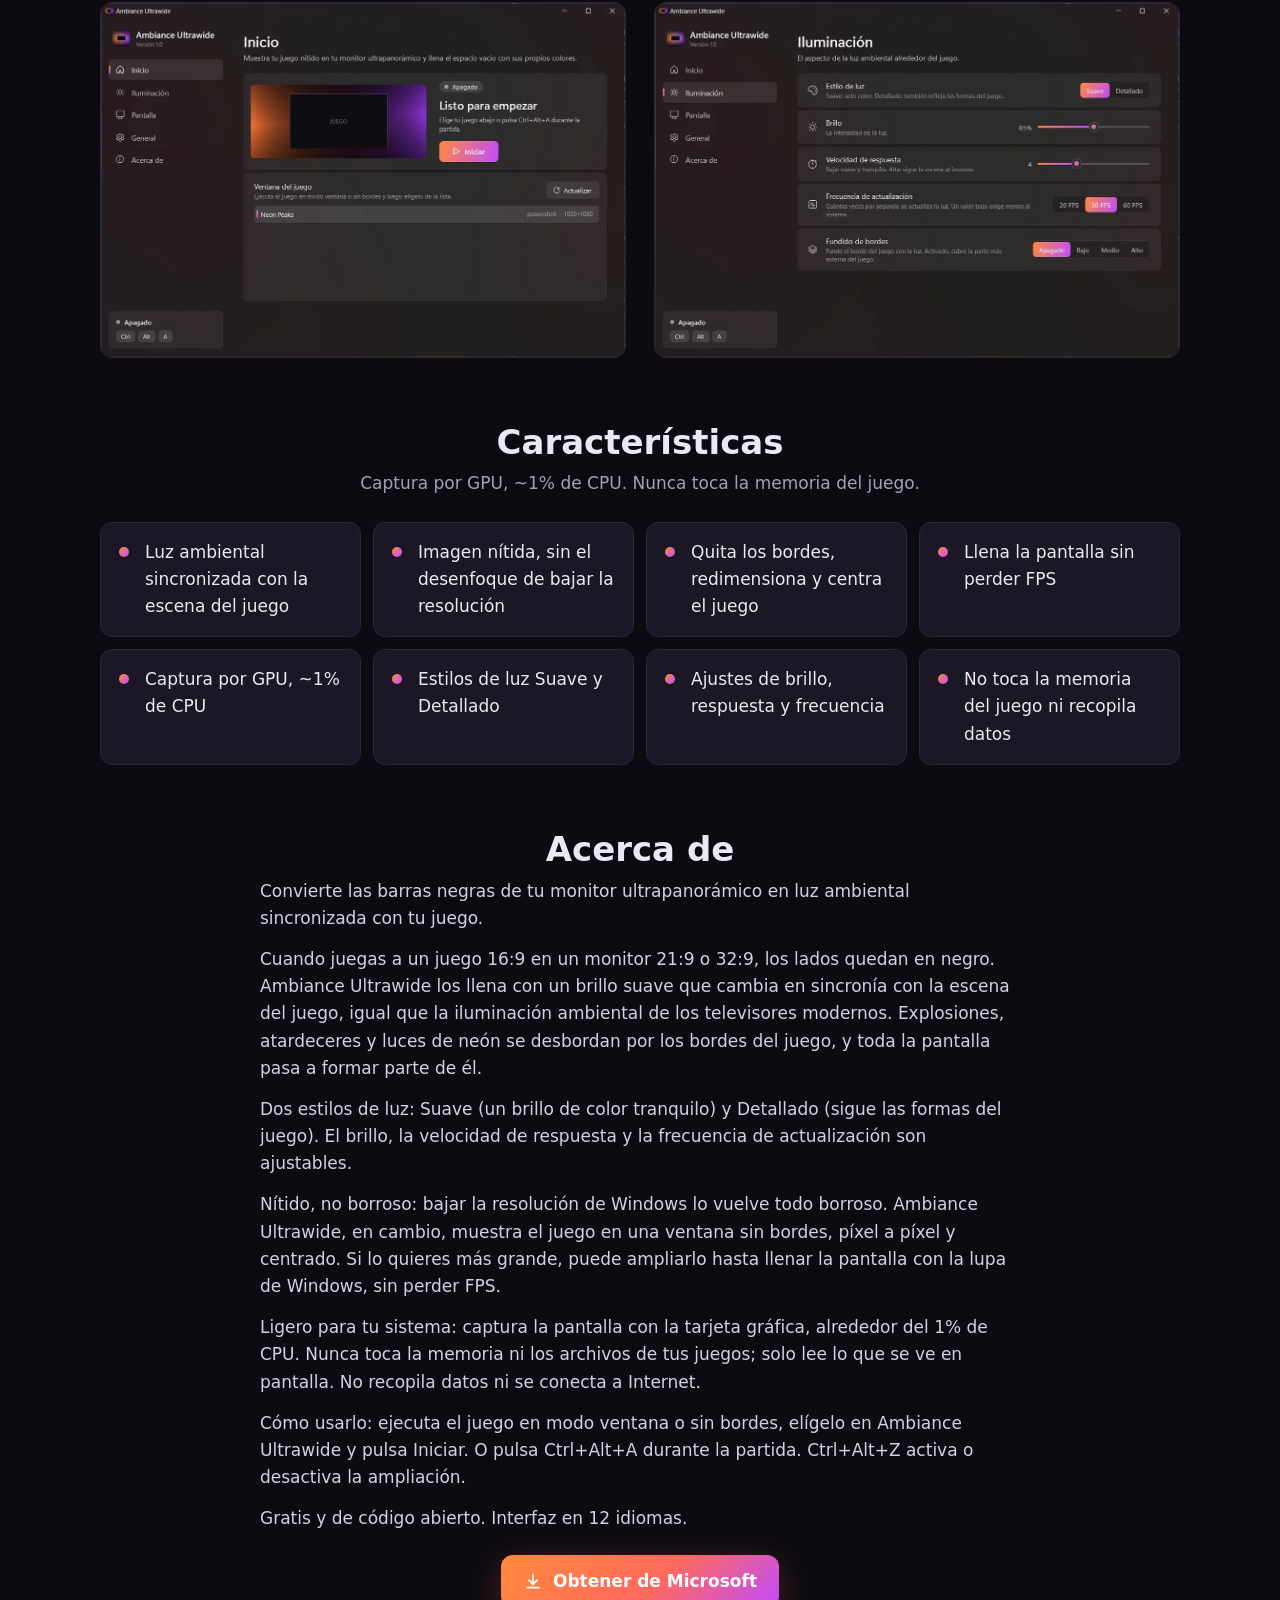
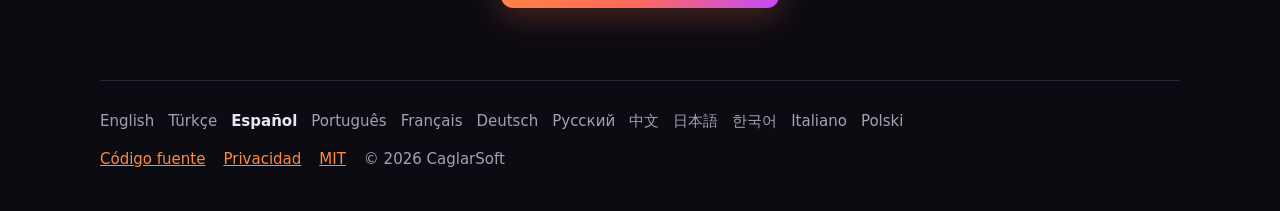
<file: docs/es/index.html>
<!doctype html>
<html lang="es">
<head>
<meta charset="utf-8">
<meta name="viewport" content="width=device-width,initial-scale=1">
<title>Ambiance Ultrawide – Luz ambiental sincronizada con tu juego.</title>
<meta name="description" content="Luz ambiental sincronizada con tu juego, para monitores ultrapanorámicos. Llena las barras negras alrededor del juego con un brillo suave, como la iluminación ambiental de un televisor. El juego se mantiene nítido píxel a píxel, sin perder FPS.">
<meta name="keywords" content="ultrapanorámico, luz ambiental, 21:9, juegos, resolución, sin bordes, imagen nítida">
<link rel="canonical" href="https://aahmetcaglarr.github.io/AmbianceUltrawide/es/">
<link rel="alternate" hreflang="en" href="https://aahmetcaglarr.github.io/AmbianceUltrawide/">
<link rel="alternate" hreflang="tr" href="https://aahmetcaglarr.github.io/AmbianceUltrawide/tr/">
<link rel="alternate" hreflang="es" href="https://aahmetcaglarr.github.io/AmbianceUltrawide/es/">
<link rel="alternate" hreflang="pt-BR" href="https://aahmetcaglarr.github.io/AmbianceUltrawide/pt/">
<link rel="alternate" hreflang="fr" href="https://aahmetcaglarr.github.io/AmbianceUltrawide/fr/">
<link rel="alternate" hreflang="de" href="https://aahmetcaglarr.github.io/AmbianceUltrawide/de/">
<link rel="alternate" hreflang="ru" href="https://aahmetcaglarr.github.io/AmbianceUltrawide/ru/">
<link rel="alternate" hreflang="zh-CN" href="https://aahmetcaglarr.github.io/AmbianceUltrawide/zh/">
<link rel="alternate" hreflang="ja" href="https://aahmetcaglarr.github.io/AmbianceUltrawide/ja/">
<link rel="alternate" hreflang="ko" href="https://aahmetcaglarr.github.io/AmbianceUltrawide/ko/">
<link rel="alternate" hreflang="it" href="https://aahmetcaglarr.github.io/AmbianceUltrawide/it/">
<link rel="alternate" hreflang="pl" href="https://aahmetcaglarr.github.io/AmbianceUltrawide/pl/">
<link rel="alternate" hreflang="x-default" href="https://aahmetcaglarr.github.io/AmbianceUltrawide/">
<meta property="og:type" content="website">
<meta property="og:title" content="Ambiance Ultrawide – Luz ambiental sincronizada con tu juego.">
<meta property="og:description" content="Luz ambiental sincronizada con tu juego, para monitores ultrapanorámicos. Llena las barras negras alrededor del juego con un brillo suave, como la iluminación ambiental de un televisor. El juego se mantiene nítido píxel a píxel, sin perder FPS.">
<meta property="og:url" content="https://aahmetcaglarr.github.io/AmbianceUltrawide/es/">
<meta property="og:image" content="https://aahmetcaglarr.github.io/AmbianceUltrawide/assets/og.jpg">
<meta name="twitter:card" content="summary_large_image">
<meta name="theme-color" content="#0d0b12">
<link rel="icon" href="../assets/favicon.png">
<link rel="stylesheet" href="../assets/site.css">
<script type="application/ld+json">{"@context": "https://schema.org", "@type": "SoftwareApplication", "name": "Ambiance Ultrawide", "description": "Luz ambiental sincronizada con tu juego, para monitores ultrapanorámicos. Llena las barras negras alrededor del juego con un brillo suave, como la iluminación ambiental de un televisor. El juego se mantiene nítido píxel a píxel, sin perder FPS.", "inLanguage": "es", "url": "https://aahmetcaglarr.github.io/AmbianceUltrawide/es/", "applicationCategory": "UtilitiesApplication", "applicationSubCategory": "Gaming", "operatingSystem": "Windows 10, Windows 11", "softwareVersion": "1.0.0", "isAccessibleForFree": true, "offers": {"@type": "Offer", "price": "0", "priceCurrency": "USD"}, "downloadUrl": "https://apps.microsoft.com/detail/9N5WW64LNMSH?hl=es-es", "installUrl": "https://apps.microsoft.com/detail/9N5WW64LNMSH?hl=es-es", "license": "https://github.com/aahmetcaglarr/AmbianceUltrawide/blob/main/LICENSE", "image": "https://aahmetcaglarr.github.io/AmbianceUltrawide/assets/og.jpg", "screenshot": ["https://aahmetcaglarr.github.io/AmbianceUltrawide/assets/hero.webp", "https://aahmetcaglarr.github.io/AmbianceUltrawide/assets/fit.webp", "https://aahmetcaglarr.github.io/AmbianceUltrawide/assets/ui-home-es.webp"], "featureList": ["Luz ambiental sincronizada con la escena del juego", "Imagen nítida, sin el desenfoque de bajar la resolución", "Quita los bordes, redimensiona y centra el juego", "Llena la pantalla sin perder FPS", "Captura por GPU, ~1% de CPU", "Estilos de luz Suave y Detallado", "Ajustes de brillo, respuesta y frecuencia", "No toca la memoria del juego ni recopila datos"], "keywords": "ultrapanorámico, luz ambiental, 21:9, juegos, resolución, sin bordes, imagen nítida", "author": {"@type": "Organization", "name": "CaglarSoft"}, "sameAs": ["https://github.com/aahmetcaglarr/AmbianceUltrawide", "https://apps.microsoft.com/detail/9N5WW64LNMSH"]}</script>
</head>
<body>
<div class="wrap">
<header class="top">
<a class="brand" href="../es/"><img src="../assets/logo.png" width="28" height="28" alt="">Ambiance Ultrawide</a>
<select aria-label="Language" onchange="location.href=this.value"><option value="../">English</option><option value="../tr/">Türkçe</option><option value="../es/" selected>Español</option><option value="../pt/">Português</option><option value="../fr/">Français</option><option value="../de/">Deutsch</option><option value="../ru/">Русский</option><option value="../zh/">中文</option><option value="../ja/">日本語</option><option value="../ko/">한국어</option><option value="../it/">Italiano</option><option value="../pl/">Polski</option></select>
</header>
<main>
<div class="hero">
<img class="logo" src="../assets/logo.png" width="88" height="88" alt="Ambiance Ultrawide">
<h1>Ambiance Ultrawide</h1>
<p class="tag">Luz ambiental sincronizada con tu juego.</p>
<p class="lead">Luz ambiental sincronizada con tu juego, para monitores ultrapanorámicos. Llena las barras negras alrededor del juego con un brillo suave, como la iluminación ambiental de un televisor. El juego se mantiene nítido píxel a píxel, sin perder FPS.</p>
<div class="cta">
<a class="btn primary" href="https://apps.microsoft.com/detail/9N5WW64LNMSH?hl=es-es"><svg viewBox="0 0 24 24" aria-hidden="true"><path d="M12 3a1 1 0 011 1v9.6l3.3-3.3a1 1 0 111.4 1.4l-5 5a1 1 0 01-1.4 0l-5-5a1 1 0 111.4-1.4l3.3 3.3V4a1 1 0 011-1zM5 19h14a1 1 0 110 2H5a1 1 0 110-2z"/></svg>Obtener de Microsoft</a>
<a class="btn ghost" href="https://github.com/aahmetcaglarr/AmbianceUltrawide"><svg viewBox="0 0 16 16" aria-hidden="true"><path d="M8 0C3.58 0 0 3.58 0 8c0 3.54 2.29 6.53 5.47 7.59.4.07.55-.17.55-.38 0-.19-.01-.82-.01-1.49-2.01.37-2.53-.49-2.69-.94-.09-.23-.48-.94-.82-1.13-.28-.15-.68-.52-.01-.53.63-.01 1.08.58 1.23.82.72 1.21 1.87.87 2.33.66.07-.52.28-.87.51-1.07-1.78-.2-3.64-.89-3.64-3.95 0-.87.31-1.59.82-2.15-.08-.2-.36-1.02.08-2.12 0 0 .67-.21 2.2.82.64-.18 1.32-.27 2-.27.68 0 1.36.09 2 .27 1.53-1.04 2.2-.82 2.2-.82.44 1.1.16 1.92.08 2.12.51.56.82 1.27.82 2.15 0 3.07-1.87 3.75-3.65 3.95.29.25.54.73.54 1.48 0 1.07-.01 1.93-.01 2.2 0 .21.15.46.55.38A8.013 8.013 0 0016 8c0-4.42-3.58-8-8-8z"/></svg>GitHub</a>
</div>
<p class="facts">Gratis · Código abierto · Windows 10/11 · 12 idiomas</p>
<div class="shot"><img src="../assets/hero.webp" width="1720" height="720" alt="Los colores de tu juego en lugar de barras negras" fetchpriority="high"></div>
<p class="sub" style="margin-top:14px">El juego sigue nítido y el espacio vacío brilla con su propia luz</p>
</div>

<section>
<h2>Adiós a la baja resolución borrosa</h2>
<p class="sub">Izquierda: resolución de Windows reducida.  Derecha: Ambiance Ultrawide.</p>
<div class="compare">
<figure><figcaption><span class="dot" style="background:#ff6e6e"></span>Resolución reducida</figcaption><img src="../assets/compare-blur.webp" width="840" height="780" alt="Resolución reducida" loading="lazy" decoding="async"></figure>
<figure><figcaption><span class="dot" style="background:var(--orange)"></span>Ambiance Ultrawide</figcaption><img src="../assets/compare-sharp.webp" width="840" height="780" alt="Ambiance Ultrawide" loading="lazy" decoding="async"></figure>
</div>
</section>

<section>
<h2>Llena la pantalla sin perder FPS</h2>
<p class="sub">El juego dibuja los mismos píxeles; Windows los muestra más grandes</p>
<div class="shot" style="margin-top:0"><img src="../assets/fit.webp" width="1720" height="720" alt="Llena la pantalla sin perder FPS" loading="lazy" decoding="async"></div>
</section>

<section>
<h2>Luz suave o detallada</h2>
<p class="sub">Un brillo de color tranquilo o uno que refleja las formas del juego</p>
<div class="shot" style="margin-top:0"><img src="../assets/detail.webp" width="1720" height="720" alt="Luz suave o detallada" loading="lazy" decoding="async"></div>
</section>

<section>
<div class="ui">
<div><h3>Elige tu juego y pulsa Iniciar</h3><p>O pulsa Ctrl+Alt+A durante la partida</p><img src="../assets/ui-home-es.webp" width="1100" height="743" alt="Elige tu juego y pulsa Iniciar" loading="lazy" decoding="async"></div>
<div><h3>Ajusta la luz a tu gusto</h3><p>Estilo, brillo, velocidad de respuesta y frecuencia</p><img src="../assets/ui-light-es.webp" width="1100" height="743" alt="Ajusta la luz a tu gusto" loading="lazy" decoding="async"></div>
</div>
</section>

<section>
<h2>Características</h2>
<p class="sub">Captura por GPU, ~1% de CPU. Nunca toca la memoria del juego.</p>
<ul class="feat"><li>Luz ambiental sincronizada con la escena del juego</li><li>Imagen nítida, sin el desenfoque de bajar la resolución</li><li>Quita los bordes, redimensiona y centra el juego</li><li>Llena la pantalla sin perder FPS</li><li>Captura por GPU, ~1% de CPU</li><li>Estilos de luz Suave y Detallado</li><li>Ajustes de brillo, respuesta y frecuencia</li><li>No toca la memoria del juego ni recopila datos</li></ul>
</section>

<section>
<h2>Acerca de</h2>
<div class="about"><p>Convierte las barras negras de tu monitor ultrapanorámico en luz ambiental sincronizada con tu juego.</p><p>Cuando juegas a un juego 16:9 en un monitor 21:9 o 32:9, los lados quedan en negro. Ambiance Ultrawide los llena con un brillo suave que cambia en sincronía con la escena del juego, igual que la iluminación ambiental de los televisores modernos. Explosiones, atardeceres y luces de neón se desbordan por los bordes del juego, y toda la pantalla pasa a formar parte de él.</p><p>Dos estilos de luz: Suave (un brillo de color tranquilo) y Detallado (sigue las formas del juego). El brillo, la velocidad de respuesta y la frecuencia de actualización son ajustables.</p><p>Nítido, no borroso: bajar la resolución de Windows lo vuelve todo borroso. Ambiance Ultrawide, en cambio, muestra el juego en una ventana sin bordes, píxel a píxel y centrado. Si lo quieres más grande, puede ampliarlo hasta llenar la pantalla con la lupa de Windows, sin perder FPS.</p><p>Ligero para tu sistema: captura la pantalla con la tarjeta gráfica, alrededor del 1% de CPU. Nunca toca la memoria ni los archivos de tus juegos; solo lee lo que se ve en pantalla. No recopila datos ni se conecta a Internet.</p><p>Cómo usarlo: ejecuta el juego en modo ventana o sin bordes, elígelo en Ambiance Ultrawide y pulsa Iniciar. O pulsa Ctrl+Alt+A durante la partida. Ctrl+Alt+Z activa o desactiva la ampliación.</p><p>Gratis y de código abierto. Interfaz en 12 idiomas.</p></div>
<div class="cta" style="margin-top:22px"><a class="btn primary" href="https://apps.microsoft.com/detail/9N5WW64LNMSH?hl=es-es"><svg viewBox="0 0 24 24" aria-hidden="true"><path d="M12 3a1 1 0 011 1v9.6l3.3-3.3a1 1 0 111.4 1.4l-5 5a1 1 0 01-1.4 0l-5-5a1 1 0 111.4-1.4l3.3 3.3V4a1 1 0 011-1zM5 19h14a1 1 0 110 2H5a1 1 0 110-2z"/></svg>Obtener de Microsoft</a></div>
</section>
</main>

<footer>
<nav aria-label="Language"><a href="../" hreflang="en" lang="en">English</a><a href="../tr/" hreflang="tr" lang="tr">Türkçe</a><a href="../es/" hreflang="es" lang="es" aria-current="page">Español</a><a href="../pt/" hreflang="pt-BR" lang="pt-BR">Português</a><a href="../fr/" hreflang="fr" lang="fr">Français</a><a href="../de/" hreflang="de" lang="de">Deutsch</a><a href="../ru/" hreflang="ru" lang="ru">Русский</a><a href="../zh/" hreflang="zh-CN" lang="zh-CN">中文</a><a href="../ja/" hreflang="ja" lang="ja">日本語</a><a href="../ko/" hreflang="ko" lang="ko">한국어</a><a href="../it/" hreflang="it" lang="it">Italiano</a><a href="../pl/" hreflang="pl" lang="pl">Polski</a></nav>
<div class="links">
<a href="https://github.com/aahmetcaglarr/AmbianceUltrawide">Código fuente</a>
<a href="https://github.com/aahmetcaglarr/AmbianceUltrawide/blob/main/PRIVACY.md">Privacidad</a>
<a href="https://github.com/aahmetcaglarr/AmbianceUltrawide/blob/main/LICENSE">MIT</a>
<span>© 2026 CaglarSoft</span>
</div>
</footer>
</div>
</body>
</html>
</file>
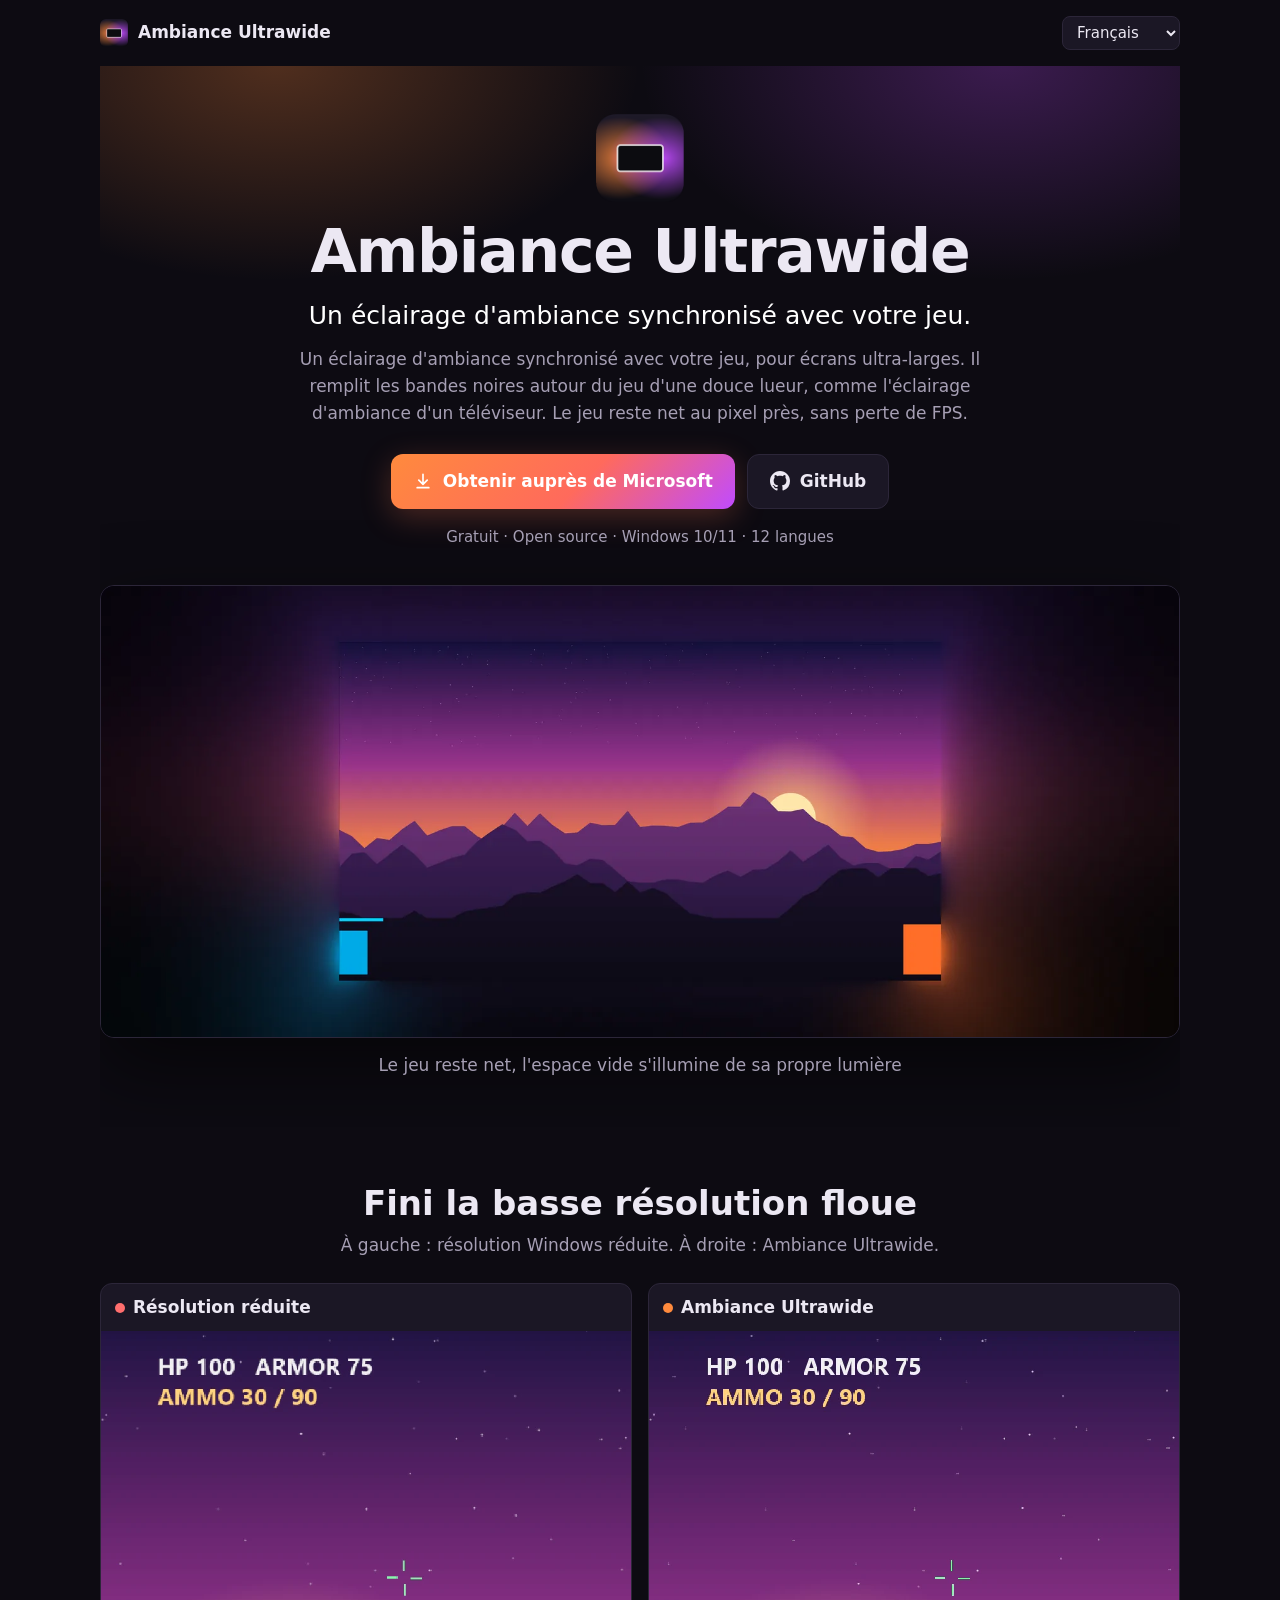
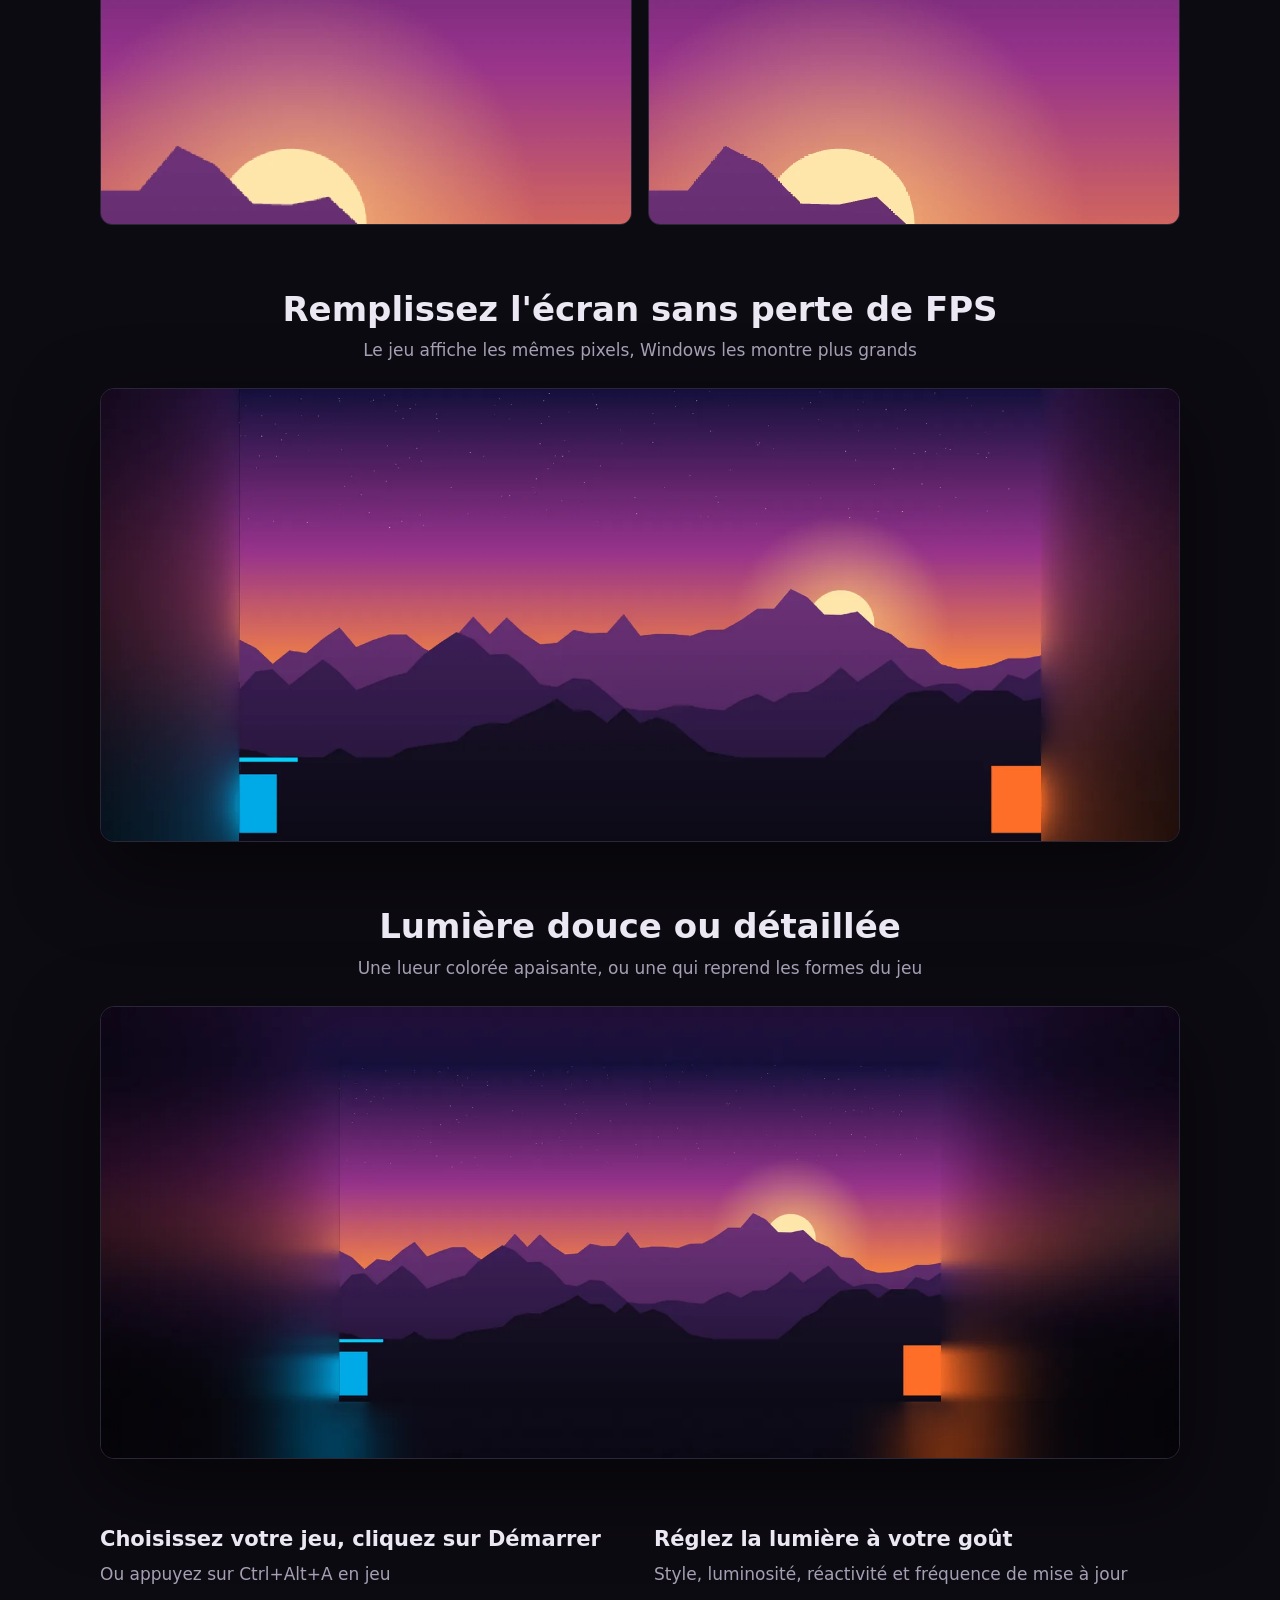
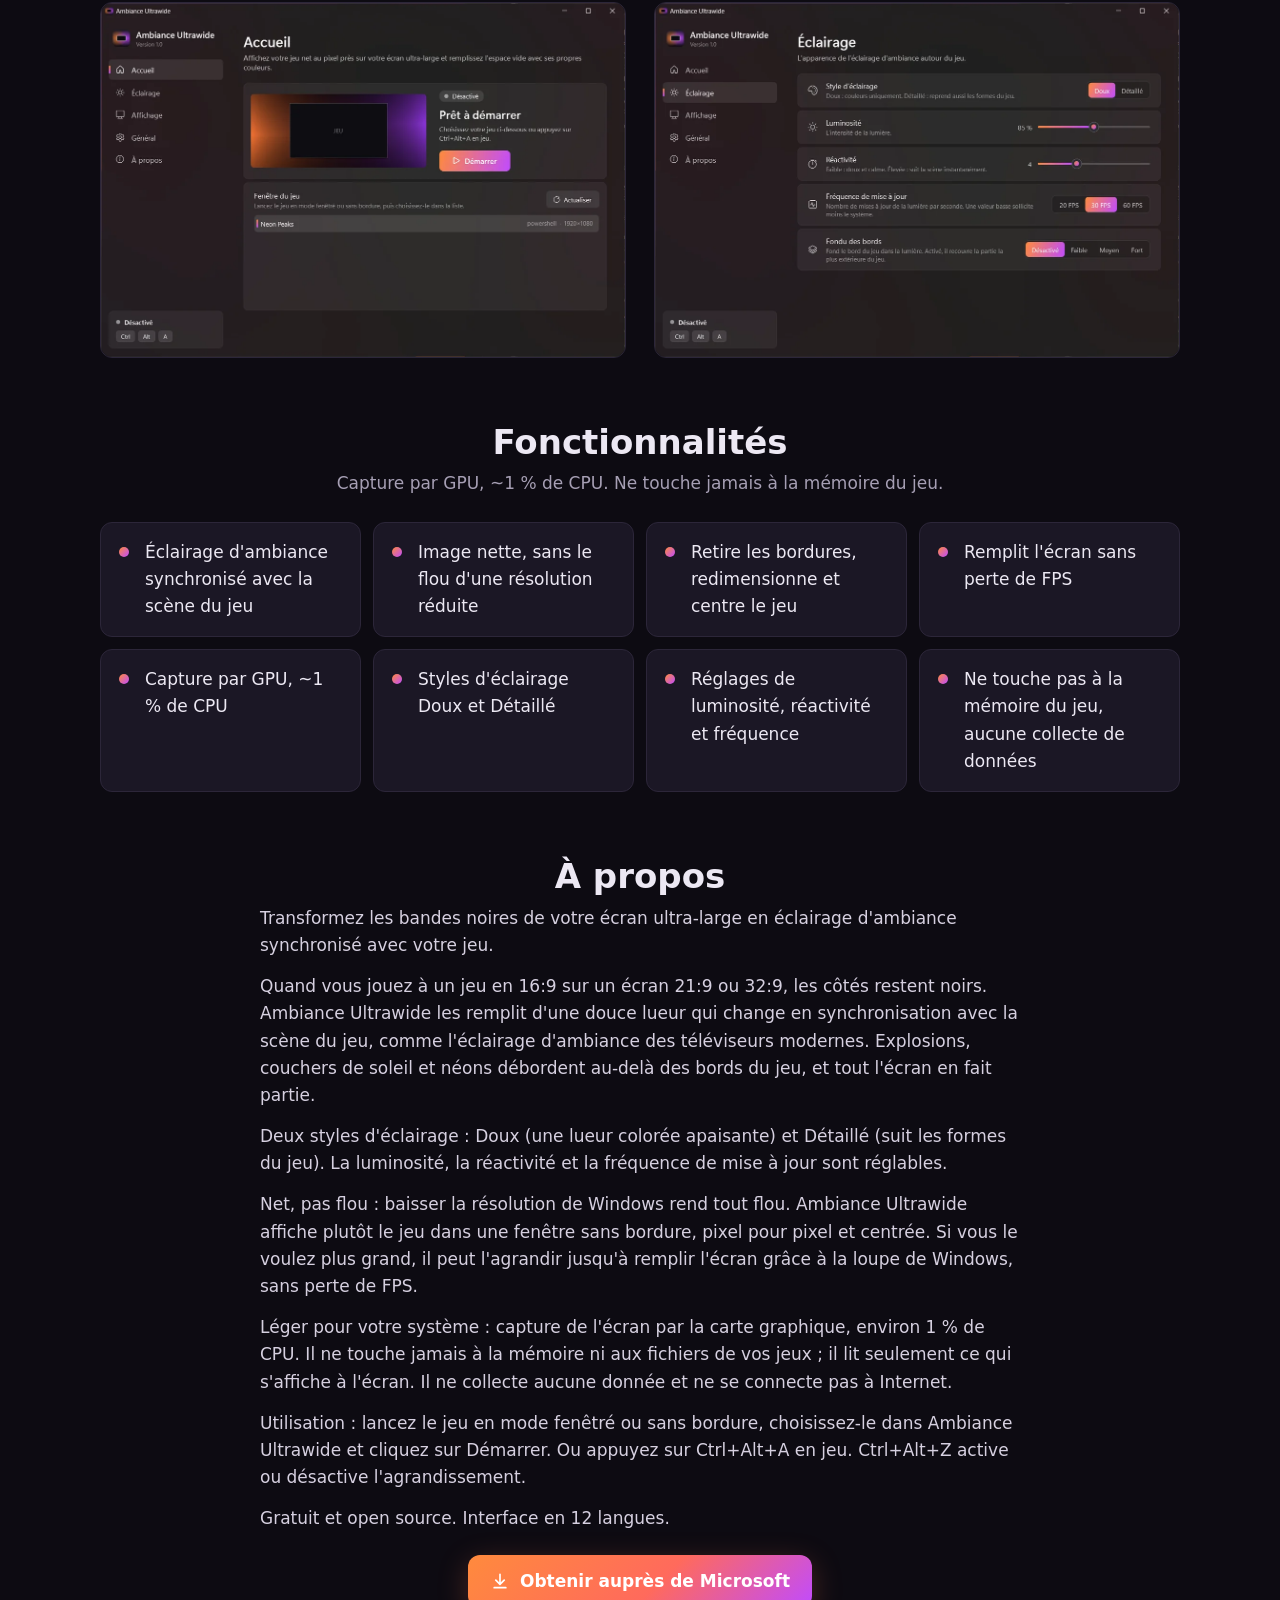
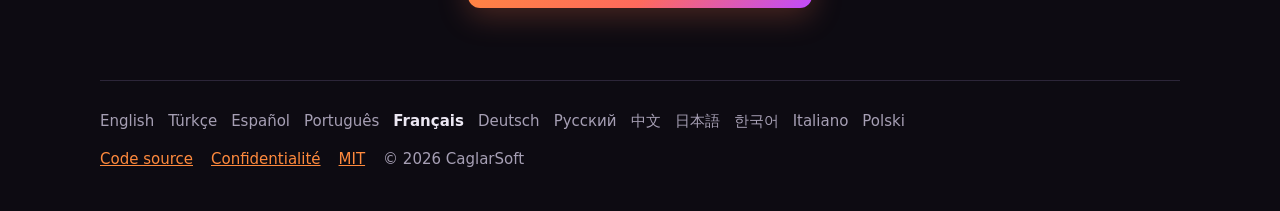
<file: docs/fr/index.html>
<!doctype html>
<html lang="fr">
<head>
<meta charset="utf-8">
<meta name="viewport" content="width=device-width,initial-scale=1">
<title>Ambiance Ultrawide – Un éclairage d&#x27;ambiance synchronisé avec votre jeu.</title>
<meta name="description" content="Un éclairage d&#x27;ambiance synchronisé avec votre jeu, pour écrans ultra-larges. Il remplit les bandes noires autour du jeu d&#x27;une douce lueur, comme l&#x27;éclairage d&#x27;ambiance d&#x27;un téléviseur. Le jeu reste net au pixel près, sans perte de FPS.">
<meta name="keywords" content="ultra-large, éclairage d&#x27;ambiance, 21:9, jeux vidéo, résolution, sans bordure, image nette">
<link rel="canonical" href="https://aahmetcaglarr.github.io/AmbianceUltrawide/fr/">
<link rel="alternate" hreflang="en" href="https://aahmetcaglarr.github.io/AmbianceUltrawide/">
<link rel="alternate" hreflang="tr" href="https://aahmetcaglarr.github.io/AmbianceUltrawide/tr/">
<link rel="alternate" hreflang="es" href="https://aahmetcaglarr.github.io/AmbianceUltrawide/es/">
<link rel="alternate" hreflang="pt-BR" href="https://aahmetcaglarr.github.io/AmbianceUltrawide/pt/">
<link rel="alternate" hreflang="fr" href="https://aahmetcaglarr.github.io/AmbianceUltrawide/fr/">
<link rel="alternate" hreflang="de" href="https://aahmetcaglarr.github.io/AmbianceUltrawide/de/">
<link rel="alternate" hreflang="ru" href="https://aahmetcaglarr.github.io/AmbianceUltrawide/ru/">
<link rel="alternate" hreflang="zh-CN" href="https://aahmetcaglarr.github.io/AmbianceUltrawide/zh/">
<link rel="alternate" hreflang="ja" href="https://aahmetcaglarr.github.io/AmbianceUltrawide/ja/">
<link rel="alternate" hreflang="ko" href="https://aahmetcaglarr.github.io/AmbianceUltrawide/ko/">
<link rel="alternate" hreflang="it" href="https://aahmetcaglarr.github.io/AmbianceUltrawide/it/">
<link rel="alternate" hreflang="pl" href="https://aahmetcaglarr.github.io/AmbianceUltrawide/pl/">
<link rel="alternate" hreflang="x-default" href="https://aahmetcaglarr.github.io/AmbianceUltrawide/">
<meta property="og:type" content="website">
<meta property="og:title" content="Ambiance Ultrawide – Un éclairage d&#x27;ambiance synchronisé avec votre jeu.">
<meta property="og:description" content="Un éclairage d&#x27;ambiance synchronisé avec votre jeu, pour écrans ultra-larges. Il remplit les bandes noires autour du jeu d&#x27;une douce lueur, comme l&#x27;éclairage d&#x27;ambiance d&#x27;un téléviseur. Le jeu reste net au pixel près, sans perte de FPS.">
<meta property="og:url" content="https://aahmetcaglarr.github.io/AmbianceUltrawide/fr/">
<meta property="og:image" content="https://aahmetcaglarr.github.io/AmbianceUltrawide/assets/og.jpg">
<meta name="twitter:card" content="summary_large_image">
<meta name="theme-color" content="#0d0b12">
<link rel="icon" href="../assets/favicon.png">
<link rel="stylesheet" href="../assets/site.css">
<script type="application/ld+json">{"@context": "https://schema.org", "@type": "SoftwareApplication", "name": "Ambiance Ultrawide", "description": "Un éclairage d'ambiance synchronisé avec votre jeu, pour écrans ultra-larges. Il remplit les bandes noires autour du jeu d'une douce lueur, comme l'éclairage d'ambiance d'un téléviseur. Le jeu reste net au pixel près, sans perte de FPS.", "inLanguage": "fr", "url": "https://aahmetcaglarr.github.io/AmbianceUltrawide/fr/", "applicationCategory": "UtilitiesApplication", "applicationSubCategory": "Gaming", "operatingSystem": "Windows 10, Windows 11", "softwareVersion": "1.0.0", "isAccessibleForFree": true, "offers": {"@type": "Offer", "price": "0", "priceCurrency": "USD"}, "downloadUrl": "https://apps.microsoft.com/detail/9N5WW64LNMSH?hl=fr-fr", "installUrl": "https://apps.microsoft.com/detail/9N5WW64LNMSH?hl=fr-fr", "license": "https://github.com/aahmetcaglarr/AmbianceUltrawide/blob/main/LICENSE", "image": "https://aahmetcaglarr.github.io/AmbianceUltrawide/assets/og.jpg", "screenshot": ["https://aahmetcaglarr.github.io/AmbianceUltrawide/assets/hero.webp", "https://aahmetcaglarr.github.io/AmbianceUltrawide/assets/fit.webp", "https://aahmetcaglarr.github.io/AmbianceUltrawide/assets/ui-home-fr.webp"], "featureList": ["Éclairage d'ambiance synchronisé avec la scène du jeu", "Image nette, sans le flou d'une résolution réduite", "Retire les bordures, redimensionne et centre le jeu", "Remplit l'écran sans perte de FPS", "Capture par GPU, ~1 % de CPU", "Styles d'éclairage Doux et Détaillé", "Réglages de luminosité, réactivité et fréquence", "Ne touche pas à la mémoire du jeu, aucune collecte de données"], "keywords": "ultra-large, éclairage d'ambiance, 21:9, jeux vidéo, résolution, sans bordure, image nette", "author": {"@type": "Organization", "name": "CaglarSoft"}, "sameAs": ["https://github.com/aahmetcaglarr/AmbianceUltrawide", "https://apps.microsoft.com/detail/9N5WW64LNMSH"]}</script>
</head>
<body>
<div class="wrap">
<header class="top">
<a class="brand" href="../fr/"><img src="../assets/logo.png" width="28" height="28" alt="">Ambiance Ultrawide</a>
<select aria-label="Language" onchange="location.href=this.value"><option value="../">English</option><option value="../tr/">Türkçe</option><option value="../es/">Español</option><option value="../pt/">Português</option><option value="../fr/" selected>Français</option><option value="../de/">Deutsch</option><option value="../ru/">Русский</option><option value="../zh/">中文</option><option value="../ja/">日本語</option><option value="../ko/">한국어</option><option value="../it/">Italiano</option><option value="../pl/">Polski</option></select>
</header>
<main>
<div class="hero">
<img class="logo" src="../assets/logo.png" width="88" height="88" alt="Ambiance Ultrawide">
<h1>Ambiance Ultrawide</h1>
<p class="tag">Un éclairage d&#x27;ambiance synchronisé avec votre jeu.</p>
<p class="lead">Un éclairage d&#x27;ambiance synchronisé avec votre jeu, pour écrans ultra-larges. Il remplit les bandes noires autour du jeu d&#x27;une douce lueur, comme l&#x27;éclairage d&#x27;ambiance d&#x27;un téléviseur. Le jeu reste net au pixel près, sans perte de FPS.</p>
<div class="cta">
<a class="btn primary" href="https://apps.microsoft.com/detail/9N5WW64LNMSH?hl=fr-fr"><svg viewBox="0 0 24 24" aria-hidden="true"><path d="M12 3a1 1 0 011 1v9.6l3.3-3.3a1 1 0 111.4 1.4l-5 5a1 1 0 01-1.4 0l-5-5a1 1 0 111.4-1.4l3.3 3.3V4a1 1 0 011-1zM5 19h14a1 1 0 110 2H5a1 1 0 110-2z"/></svg>Obtenir auprès de Microsoft</a>
<a class="btn ghost" href="https://github.com/aahmetcaglarr/AmbianceUltrawide"><svg viewBox="0 0 16 16" aria-hidden="true"><path d="M8 0C3.58 0 0 3.58 0 8c0 3.54 2.29 6.53 5.47 7.59.4.07.55-.17.55-.38 0-.19-.01-.82-.01-1.49-2.01.37-2.53-.49-2.69-.94-.09-.23-.48-.94-.82-1.13-.28-.15-.68-.52-.01-.53.63-.01 1.08.58 1.23.82.72 1.21 1.87.87 2.33.66.07-.52.28-.87.51-1.07-1.78-.2-3.64-.89-3.64-3.95 0-.87.31-1.59.82-2.15-.08-.2-.36-1.02.08-2.12 0 0 .67-.21 2.2.82.64-.18 1.32-.27 2-.27.68 0 1.36.09 2 .27 1.53-1.04 2.2-.82 2.2-.82.44 1.1.16 1.92.08 2.12.51.56.82 1.27.82 2.15 0 3.07-1.87 3.75-3.65 3.95.29.25.54.73.54 1.48 0 1.07-.01 1.93-.01 2.2 0 .21.15.46.55.38A8.013 8.013 0 0016 8c0-4.42-3.58-8-8-8z"/></svg>GitHub</a>
</div>
<p class="facts">Gratuit · Open source · Windows 10/11 · 12 langues</p>
<div class="shot"><img src="../assets/hero.webp" width="1720" height="720" alt="Les couleurs du jeu à la place des bandes noires" fetchpriority="high"></div>
<p class="sub" style="margin-top:14px">Le jeu reste net, l&#x27;espace vide s&#x27;illumine de sa propre lumière</p>
</div>

<section>
<h2>Fini la basse résolution floue</h2>
<p class="sub">À gauche : résolution Windows réduite.  À droite : Ambiance Ultrawide.</p>
<div class="compare">
<figure><figcaption><span class="dot" style="background:#ff6e6e"></span>Résolution réduite</figcaption><img src="../assets/compare-blur.webp" width="840" height="780" alt="Résolution réduite" loading="lazy" decoding="async"></figure>
<figure><figcaption><span class="dot" style="background:var(--orange)"></span>Ambiance Ultrawide</figcaption><img src="../assets/compare-sharp.webp" width="840" height="780" alt="Ambiance Ultrawide" loading="lazy" decoding="async"></figure>
</div>
</section>

<section>
<h2>Remplissez l&#x27;écran sans perte de FPS</h2>
<p class="sub">Le jeu affiche les mêmes pixels, Windows les montre plus grands</p>
<div class="shot" style="margin-top:0"><img src="../assets/fit.webp" width="1720" height="720" alt="Remplissez l&#x27;écran sans perte de FPS" loading="lazy" decoding="async"></div>
</section>

<section>
<h2>Lumière douce ou détaillée</h2>
<p class="sub">Une lueur colorée apaisante, ou une qui reprend les formes du jeu</p>
<div class="shot" style="margin-top:0"><img src="../assets/detail.webp" width="1720" height="720" alt="Lumière douce ou détaillée" loading="lazy" decoding="async"></div>
</section>

<section>
<div class="ui">
<div><h3>Choisissez votre jeu, cliquez sur Démarrer</h3><p>Ou appuyez sur Ctrl+Alt+A en jeu</p><img src="../assets/ui-home-fr.webp" width="1100" height="743" alt="Choisissez votre jeu, cliquez sur Démarrer" loading="lazy" decoding="async"></div>
<div><h3>Réglez la lumière à votre goût</h3><p>Style, luminosité, réactivité et fréquence de mise à jour</p><img src="../assets/ui-light-fr.webp" width="1100" height="743" alt="Réglez la lumière à votre goût" loading="lazy" decoding="async"></div>
</div>
</section>

<section>
<h2>Fonctionnalités</h2>
<p class="sub">Capture par GPU, ~1 % de CPU. Ne touche jamais à la mémoire du jeu.</p>
<ul class="feat"><li>Éclairage d&#x27;ambiance synchronisé avec la scène du jeu</li><li>Image nette, sans le flou d&#x27;une résolution réduite</li><li>Retire les bordures, redimensionne et centre le jeu</li><li>Remplit l&#x27;écran sans perte de FPS</li><li>Capture par GPU, ~1 % de CPU</li><li>Styles d&#x27;éclairage Doux et Détaillé</li><li>Réglages de luminosité, réactivité et fréquence</li><li>Ne touche pas à la mémoire du jeu, aucune collecte de données</li></ul>
</section>

<section>
<h2>À propos</h2>
<div class="about"><p>Transformez les bandes noires de votre écran ultra-large en éclairage d&#x27;ambiance synchronisé avec votre jeu.</p><p>Quand vous jouez à un jeu en 16:9 sur un écran 21:9 ou 32:9, les côtés restent noirs. Ambiance Ultrawide les remplit d&#x27;une douce lueur qui change en synchronisation avec la scène du jeu, comme l&#x27;éclairage d&#x27;ambiance des téléviseurs modernes. Explosions, couchers de soleil et néons débordent au-delà des bords du jeu, et tout l&#x27;écran en fait partie.</p><p>Deux styles d&#x27;éclairage : Doux (une lueur colorée apaisante) et Détaillé (suit les formes du jeu). La luminosité, la réactivité et la fréquence de mise à jour sont réglables.</p><p>Net, pas flou : baisser la résolution de Windows rend tout flou. Ambiance Ultrawide affiche plutôt le jeu dans une fenêtre sans bordure, pixel pour pixel et centrée. Si vous le voulez plus grand, il peut l&#x27;agrandir jusqu&#x27;à remplir l&#x27;écran grâce à la loupe de Windows, sans perte de FPS.</p><p>Léger pour votre système : capture de l&#x27;écran par la carte graphique, environ 1 % de CPU. Il ne touche jamais à la mémoire ni aux fichiers de vos jeux ; il lit seulement ce qui s&#x27;affiche à l&#x27;écran. Il ne collecte aucune donnée et ne se connecte pas à Internet.</p><p>Utilisation : lancez le jeu en mode fenêtré ou sans bordure, choisissez-le dans Ambiance Ultrawide et cliquez sur Démarrer. Ou appuyez sur Ctrl+Alt+A en jeu. Ctrl+Alt+Z active ou désactive l&#x27;agrandissement.</p><p>Gratuit et open source. Interface en 12 langues.</p></div>
<div class="cta" style="margin-top:22px"><a class="btn primary" href="https://apps.microsoft.com/detail/9N5WW64LNMSH?hl=fr-fr"><svg viewBox="0 0 24 24" aria-hidden="true"><path d="M12 3a1 1 0 011 1v9.6l3.3-3.3a1 1 0 111.4 1.4l-5 5a1 1 0 01-1.4 0l-5-5a1 1 0 111.4-1.4l3.3 3.3V4a1 1 0 011-1zM5 19h14a1 1 0 110 2H5a1 1 0 110-2z"/></svg>Obtenir auprès de Microsoft</a></div>
</section>
</main>

<footer>
<nav aria-label="Language"><a href="../" hreflang="en" lang="en">English</a><a href="../tr/" hreflang="tr" lang="tr">Türkçe</a><a href="../es/" hreflang="es" lang="es">Español</a><a href="../pt/" hreflang="pt-BR" lang="pt-BR">Português</a><a href="../fr/" hreflang="fr" lang="fr" aria-current="page">Français</a><a href="../de/" hreflang="de" lang="de">Deutsch</a><a href="../ru/" hreflang="ru" lang="ru">Русский</a><a href="../zh/" hreflang="zh-CN" lang="zh-CN">中文</a><a href="../ja/" hreflang="ja" lang="ja">日本語</a><a href="../ko/" hreflang="ko" lang="ko">한국어</a><a href="../it/" hreflang="it" lang="it">Italiano</a><a href="../pl/" hreflang="pl" lang="pl">Polski</a></nav>
<div class="links">
<a href="https://github.com/aahmetcaglarr/AmbianceUltrawide">Code source</a>
<a href="https://github.com/aahmetcaglarr/AmbianceUltrawide/blob/main/PRIVACY.md">Confidentialité</a>
<a href="https://github.com/aahmetcaglarr/AmbianceUltrawide/blob/main/LICENSE">MIT</a>
<span>© 2026 CaglarSoft</span>
</div>
</footer>
</div>
</body>
</html>
</file>
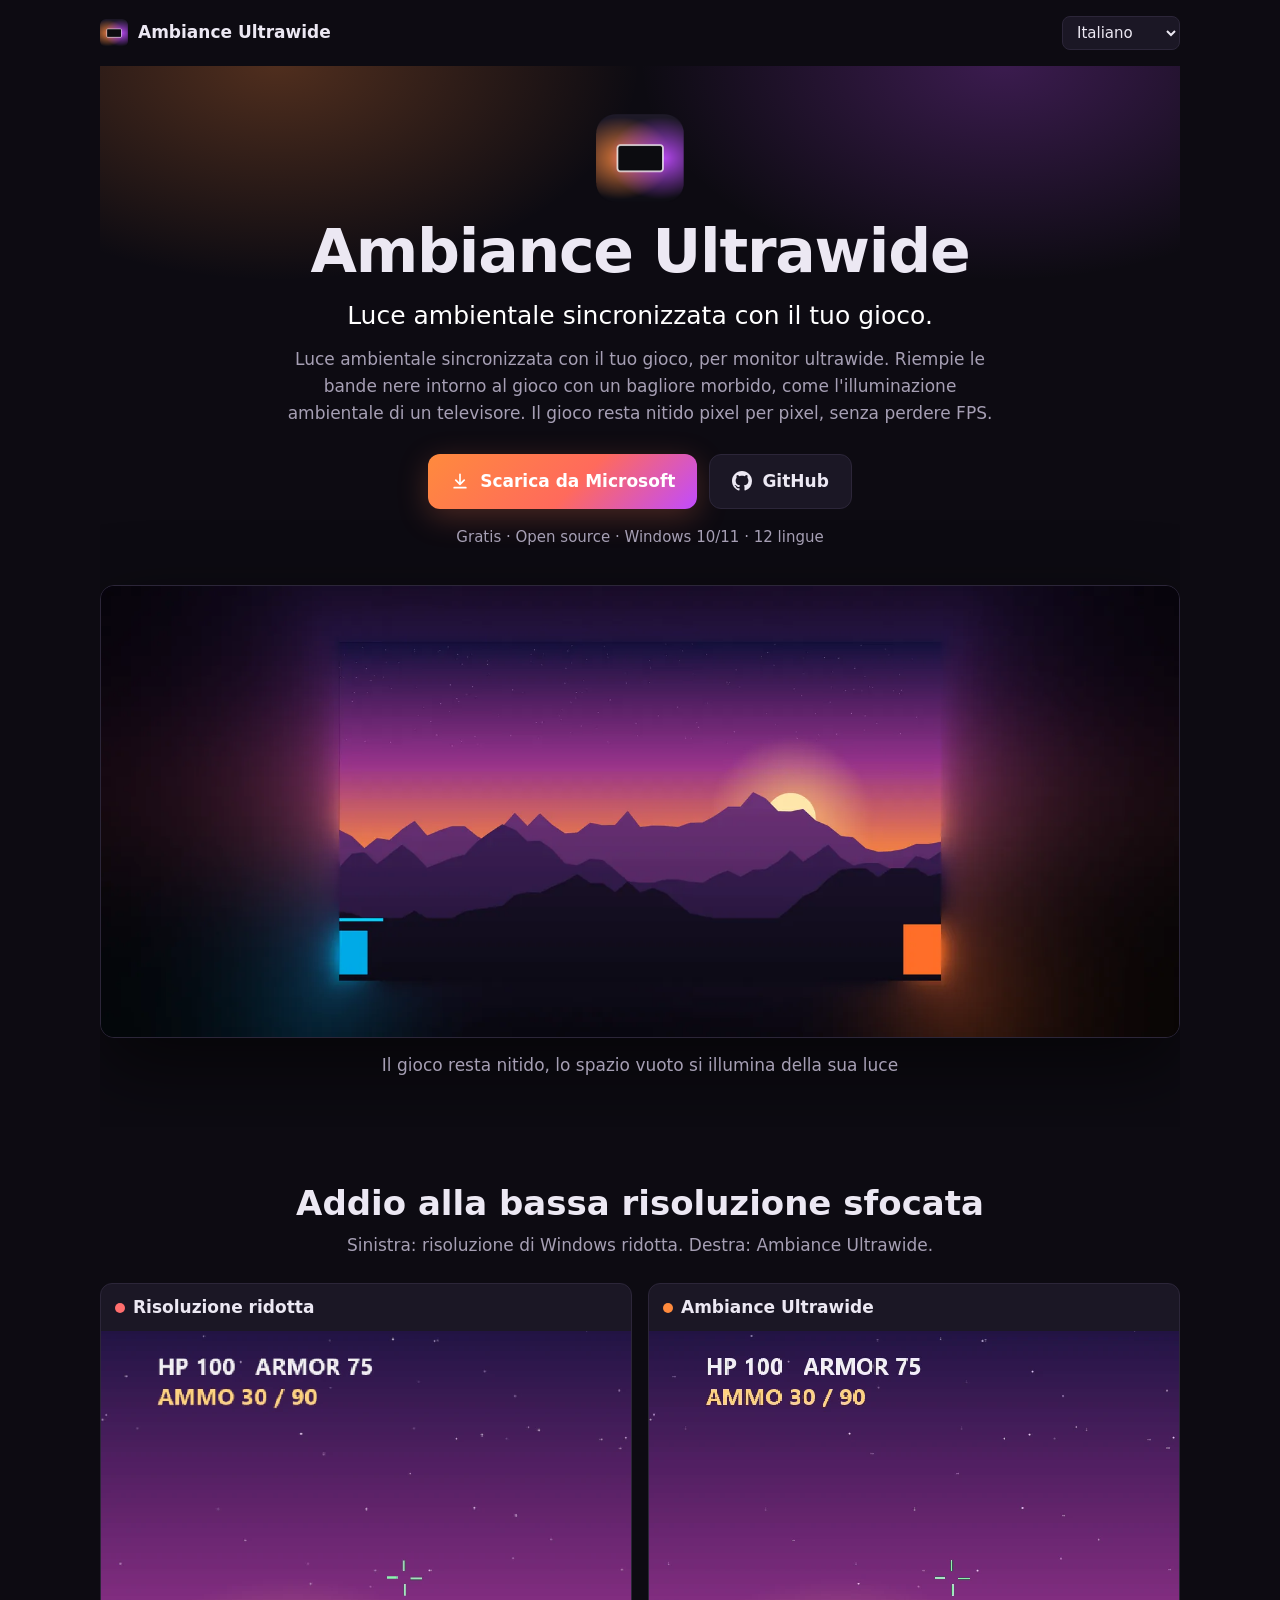
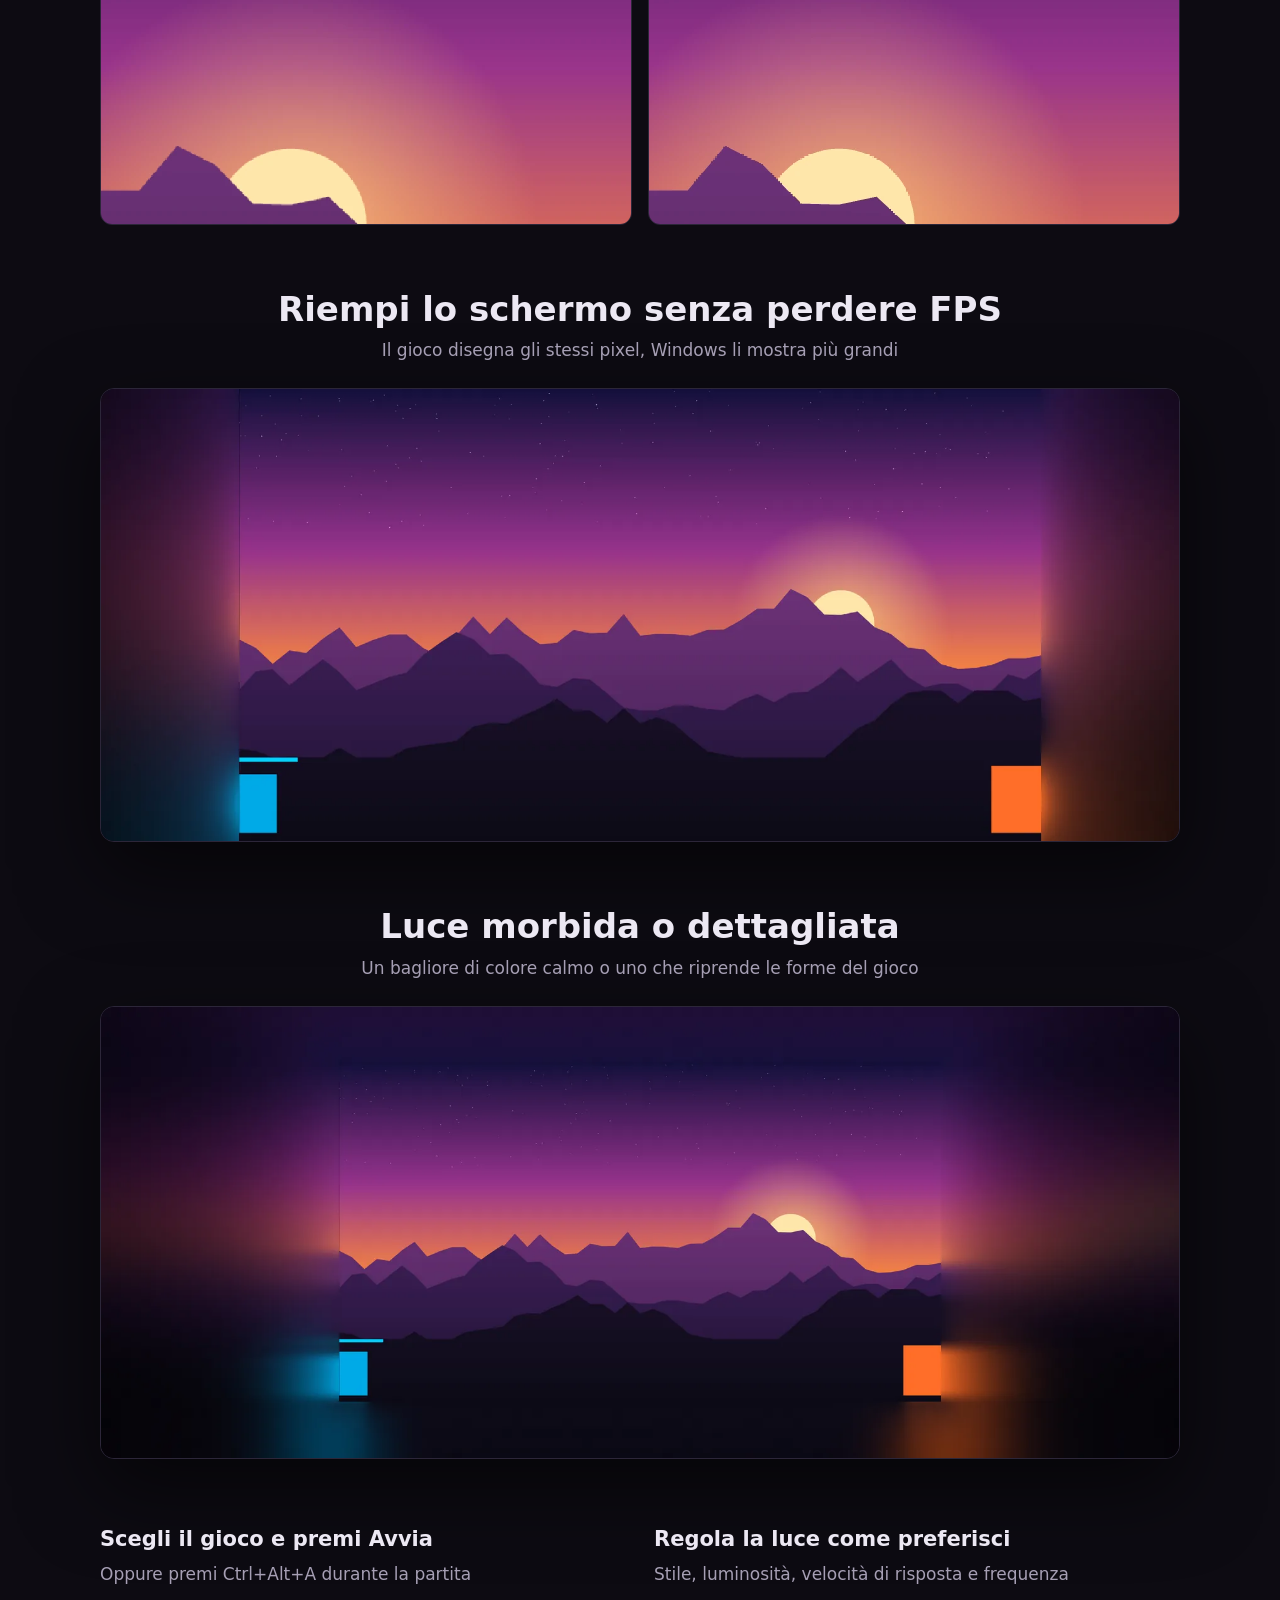
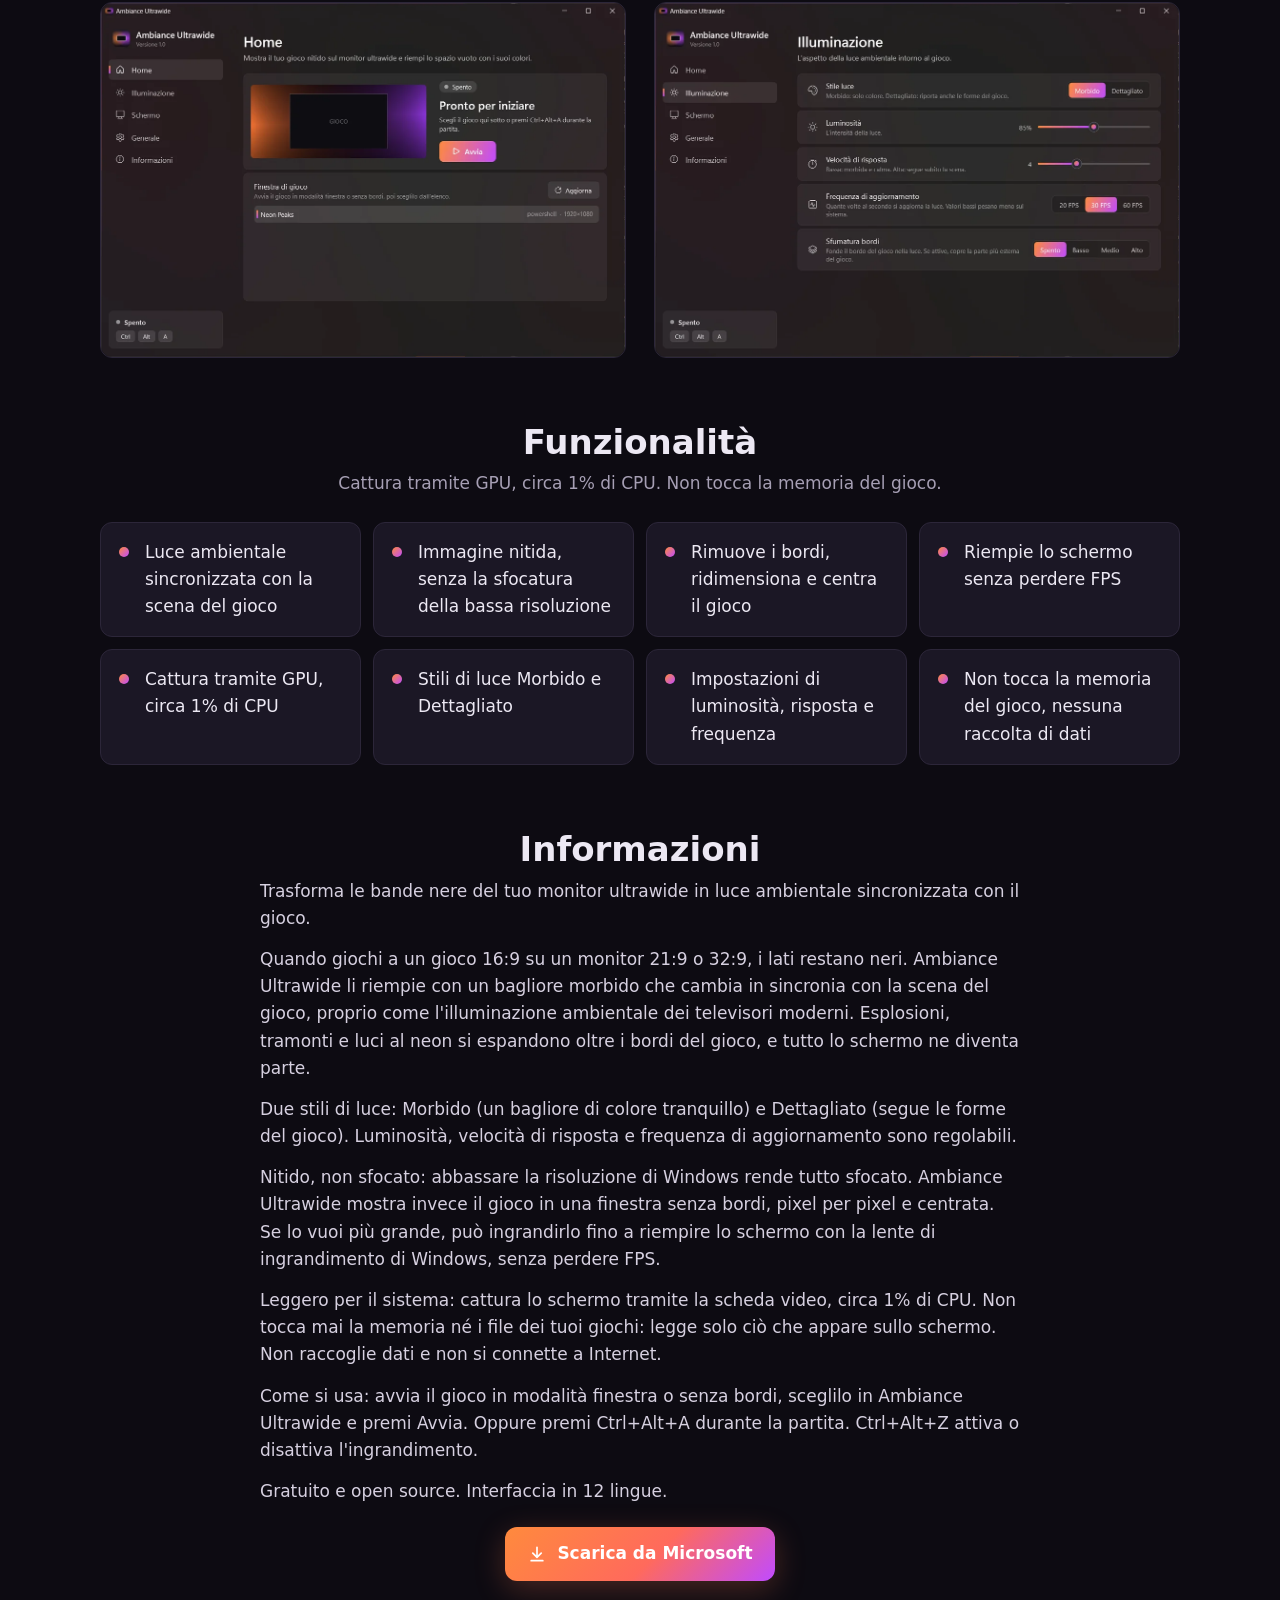
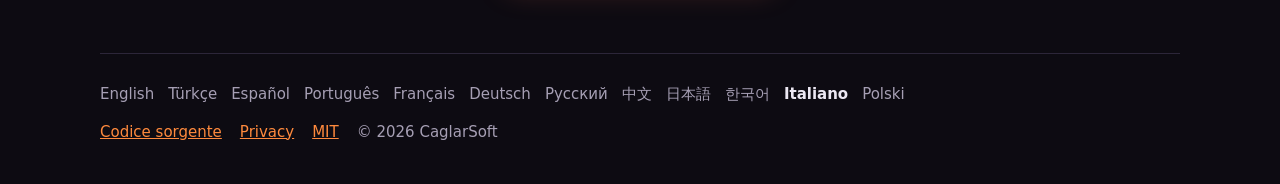
<file: docs/it/index.html>
<!doctype html>
<html lang="it">
<head>
<meta charset="utf-8">
<meta name="viewport" content="width=device-width,initial-scale=1">
<title>Ambiance Ultrawide – Luce ambientale sincronizzata con il tuo gioco.</title>
<meta name="description" content="Luce ambientale sincronizzata con il tuo gioco, per monitor ultrawide. Riempie le bande nere intorno al gioco con un bagliore morbido, come l&#x27;illuminazione ambientale di un televisore. Il gioco resta nitido pixel per pixel, senza perdere FPS.">
<meta name="keywords" content="ultrawide, luce ambientale, 21:9, giochi, risoluzione, senza bordi, immagine nitida">
<link rel="canonical" href="https://aahmetcaglarr.github.io/AmbianceUltrawide/it/">
<link rel="alternate" hreflang="en" href="https://aahmetcaglarr.github.io/AmbianceUltrawide/">
<link rel="alternate" hreflang="tr" href="https://aahmetcaglarr.github.io/AmbianceUltrawide/tr/">
<link rel="alternate" hreflang="es" href="https://aahmetcaglarr.github.io/AmbianceUltrawide/es/">
<link rel="alternate" hreflang="pt-BR" href="https://aahmetcaglarr.github.io/AmbianceUltrawide/pt/">
<link rel="alternate" hreflang="fr" href="https://aahmetcaglarr.github.io/AmbianceUltrawide/fr/">
<link rel="alternate" hreflang="de" href="https://aahmetcaglarr.github.io/AmbianceUltrawide/de/">
<link rel="alternate" hreflang="ru" href="https://aahmetcaglarr.github.io/AmbianceUltrawide/ru/">
<link rel="alternate" hreflang="zh-CN" href="https://aahmetcaglarr.github.io/AmbianceUltrawide/zh/">
<link rel="alternate" hreflang="ja" href="https://aahmetcaglarr.github.io/AmbianceUltrawide/ja/">
<link rel="alternate" hreflang="ko" href="https://aahmetcaglarr.github.io/AmbianceUltrawide/ko/">
<link rel="alternate" hreflang="it" href="https://aahmetcaglarr.github.io/AmbianceUltrawide/it/">
<link rel="alternate" hreflang="pl" href="https://aahmetcaglarr.github.io/AmbianceUltrawide/pl/">
<link rel="alternate" hreflang="x-default" href="https://aahmetcaglarr.github.io/AmbianceUltrawide/">
<meta property="og:type" content="website">
<meta property="og:title" content="Ambiance Ultrawide – Luce ambientale sincronizzata con il tuo gioco.">
<meta property="og:description" content="Luce ambientale sincronizzata con il tuo gioco, per monitor ultrawide. Riempie le bande nere intorno al gioco con un bagliore morbido, come l&#x27;illuminazione ambientale di un televisore. Il gioco resta nitido pixel per pixel, senza perdere FPS.">
<meta property="og:url" content="https://aahmetcaglarr.github.io/AmbianceUltrawide/it/">
<meta property="og:image" content="https://aahmetcaglarr.github.io/AmbianceUltrawide/assets/og.jpg">
<meta name="twitter:card" content="summary_large_image">
<meta name="theme-color" content="#0d0b12">
<link rel="icon" href="../assets/favicon.png">
<link rel="stylesheet" href="../assets/site.css">
<script type="application/ld+json">{"@context": "https://schema.org", "@type": "SoftwareApplication", "name": "Ambiance Ultrawide", "description": "Luce ambientale sincronizzata con il tuo gioco, per monitor ultrawide. Riempie le bande nere intorno al gioco con un bagliore morbido, come l'illuminazione ambientale di un televisore. Il gioco resta nitido pixel per pixel, senza perdere FPS.", "inLanguage": "it", "url": "https://aahmetcaglarr.github.io/AmbianceUltrawide/it/", "applicationCategory": "UtilitiesApplication", "applicationSubCategory": "Gaming", "operatingSystem": "Windows 10, Windows 11", "softwareVersion": "1.0.0", "isAccessibleForFree": true, "offers": {"@type": "Offer", "price": "0", "priceCurrency": "USD"}, "downloadUrl": "https://apps.microsoft.com/detail/9N5WW64LNMSH?hl=it-it", "installUrl": "https://apps.microsoft.com/detail/9N5WW64LNMSH?hl=it-it", "license": "https://github.com/aahmetcaglarr/AmbianceUltrawide/blob/main/LICENSE", "image": "https://aahmetcaglarr.github.io/AmbianceUltrawide/assets/og.jpg", "screenshot": ["https://aahmetcaglarr.github.io/AmbianceUltrawide/assets/hero.webp", "https://aahmetcaglarr.github.io/AmbianceUltrawide/assets/fit.webp", "https://aahmetcaglarr.github.io/AmbianceUltrawide/assets/ui-home-it.webp"], "featureList": ["Luce ambientale sincronizzata con la scena del gioco", "Immagine nitida, senza la sfocatura della bassa risoluzione", "Rimuove i bordi, ridimensiona e centra il gioco", "Riempie lo schermo senza perdere FPS", "Cattura tramite GPU, circa 1% di CPU", "Stili di luce Morbido e Dettagliato", "Impostazioni di luminosità, risposta e frequenza", "Non tocca la memoria del gioco, nessuna raccolta di dati"], "keywords": "ultrawide, luce ambientale, 21:9, giochi, risoluzione, senza bordi, immagine nitida", "author": {"@type": "Organization", "name": "CaglarSoft"}, "sameAs": ["https://github.com/aahmetcaglarr/AmbianceUltrawide", "https://apps.microsoft.com/detail/9N5WW64LNMSH"]}</script>
</head>
<body>
<div class="wrap">
<header class="top">
<a class="brand" href="../it/"><img src="../assets/logo.png" width="28" height="28" alt="">Ambiance Ultrawide</a>
<select aria-label="Language" onchange="location.href=this.value"><option value="../">English</option><option value="../tr/">Türkçe</option><option value="../es/">Español</option><option value="../pt/">Português</option><option value="../fr/">Français</option><option value="../de/">Deutsch</option><option value="../ru/">Русский</option><option value="../zh/">中文</option><option value="../ja/">日本語</option><option value="../ko/">한국어</option><option value="../it/" selected>Italiano</option><option value="../pl/">Polski</option></select>
</header>
<main>
<div class="hero">
<img class="logo" src="../assets/logo.png" width="88" height="88" alt="Ambiance Ultrawide">
<h1>Ambiance Ultrawide</h1>
<p class="tag">Luce ambientale sincronizzata con il tuo gioco.</p>
<p class="lead">Luce ambientale sincronizzata con il tuo gioco, per monitor ultrawide. Riempie le bande nere intorno al gioco con un bagliore morbido, come l&#x27;illuminazione ambientale di un televisore. Il gioco resta nitido pixel per pixel, senza perdere FPS.</p>
<div class="cta">
<a class="btn primary" href="https://apps.microsoft.com/detail/9N5WW64LNMSH?hl=it-it"><svg viewBox="0 0 24 24" aria-hidden="true"><path d="M12 3a1 1 0 011 1v9.6l3.3-3.3a1 1 0 111.4 1.4l-5 5a1 1 0 01-1.4 0l-5-5a1 1 0 111.4-1.4l3.3 3.3V4a1 1 0 011-1zM5 19h14a1 1 0 110 2H5a1 1 0 110-2z"/></svg>Scarica da Microsoft</a>
<a class="btn ghost" href="https://github.com/aahmetcaglarr/AmbianceUltrawide"><svg viewBox="0 0 16 16" aria-hidden="true"><path d="M8 0C3.58 0 0 3.58 0 8c0 3.54 2.29 6.53 5.47 7.59.4.07.55-.17.55-.38 0-.19-.01-.82-.01-1.49-2.01.37-2.53-.49-2.69-.94-.09-.23-.48-.94-.82-1.13-.28-.15-.68-.52-.01-.53.63-.01 1.08.58 1.23.82.72 1.21 1.87.87 2.33.66.07-.52.28-.87.51-1.07-1.78-.2-3.64-.89-3.64-3.95 0-.87.31-1.59.82-2.15-.08-.2-.36-1.02.08-2.12 0 0 .67-.21 2.2.82.64-.18 1.32-.27 2-.27.68 0 1.36.09 2 .27 1.53-1.04 2.2-.82 2.2-.82.44 1.1.16 1.92.08 2.12.51.56.82 1.27.82 2.15 0 3.07-1.87 3.75-3.65 3.95.29.25.54.73.54 1.48 0 1.07-.01 1.93-.01 2.2 0 .21.15.46.55.38A8.013 8.013 0 0016 8c0-4.42-3.58-8-8-8z"/></svg>GitHub</a>
</div>
<p class="facts">Gratis · Open source · Windows 10/11 · 12 lingue</p>
<div class="shot"><img src="../assets/hero.webp" width="1720" height="720" alt="I colori del gioco al posto delle bande nere" fetchpriority="high"></div>
<p class="sub" style="margin-top:14px">Il gioco resta nitido, lo spazio vuoto si illumina della sua luce</p>
</div>

<section>
<h2>Addio alla bassa risoluzione sfocata</h2>
<p class="sub">Sinistra: risoluzione di Windows ridotta.  Destra: Ambiance Ultrawide.</p>
<div class="compare">
<figure><figcaption><span class="dot" style="background:#ff6e6e"></span>Risoluzione ridotta</figcaption><img src="../assets/compare-blur.webp" width="840" height="780" alt="Risoluzione ridotta" loading="lazy" decoding="async"></figure>
<figure><figcaption><span class="dot" style="background:var(--orange)"></span>Ambiance Ultrawide</figcaption><img src="../assets/compare-sharp.webp" width="840" height="780" alt="Ambiance Ultrawide" loading="lazy" decoding="async"></figure>
</div>
</section>

<section>
<h2>Riempi lo schermo senza perdere FPS</h2>
<p class="sub">Il gioco disegna gli stessi pixel, Windows li mostra più grandi</p>
<div class="shot" style="margin-top:0"><img src="../assets/fit.webp" width="1720" height="720" alt="Riempi lo schermo senza perdere FPS" loading="lazy" decoding="async"></div>
</section>

<section>
<h2>Luce morbida o dettagliata</h2>
<p class="sub">Un bagliore di colore calmo o uno che riprende le forme del gioco</p>
<div class="shot" style="margin-top:0"><img src="../assets/detail.webp" width="1720" height="720" alt="Luce morbida o dettagliata" loading="lazy" decoding="async"></div>
</section>

<section>
<div class="ui">
<div><h3>Scegli il gioco e premi Avvia</h3><p>Oppure premi Ctrl+Alt+A durante la partita</p><img src="../assets/ui-home-it.webp" width="1100" height="743" alt="Scegli il gioco e premi Avvia" loading="lazy" decoding="async"></div>
<div><h3>Regola la luce come preferisci</h3><p>Stile, luminosità, velocità di risposta e frequenza</p><img src="../assets/ui-light-it.webp" width="1100" height="743" alt="Regola la luce come preferisci" loading="lazy" decoding="async"></div>
</div>
</section>

<section>
<h2>Funzionalità</h2>
<p class="sub">Cattura tramite GPU, circa 1% di CPU. Non tocca la memoria del gioco.</p>
<ul class="feat"><li>Luce ambientale sincronizzata con la scena del gioco</li><li>Immagine nitida, senza la sfocatura della bassa risoluzione</li><li>Rimuove i bordi, ridimensiona e centra il gioco</li><li>Riempie lo schermo senza perdere FPS</li><li>Cattura tramite GPU, circa 1% di CPU</li><li>Stili di luce Morbido e Dettagliato</li><li>Impostazioni di luminosità, risposta e frequenza</li><li>Non tocca la memoria del gioco, nessuna raccolta di dati</li></ul>
</section>

<section>
<h2>Informazioni</h2>
<div class="about"><p>Trasforma le bande nere del tuo monitor ultrawide in luce ambientale sincronizzata con il gioco.</p><p>Quando giochi a un gioco 16:9 su un monitor 21:9 o 32:9, i lati restano neri. Ambiance Ultrawide li riempie con un bagliore morbido che cambia in sincronia con la scena del gioco, proprio come l&#x27;illuminazione ambientale dei televisori moderni. Esplosioni, tramonti e luci al neon si espandono oltre i bordi del gioco, e tutto lo schermo ne diventa parte.</p><p>Due stili di luce: Morbido (un bagliore di colore tranquillo) e Dettagliato (segue le forme del gioco). Luminosità, velocità di risposta e frequenza di aggiornamento sono regolabili.</p><p>Nitido, non sfocato: abbassare la risoluzione di Windows rende tutto sfocato. Ambiance Ultrawide mostra invece il gioco in una finestra senza bordi, pixel per pixel e centrata. Se lo vuoi più grande, può ingrandirlo fino a riempire lo schermo con la lente di ingrandimento di Windows, senza perdere FPS.</p><p>Leggero per il sistema: cattura lo schermo tramite la scheda video, circa 1% di CPU. Non tocca mai la memoria né i file dei tuoi giochi: legge solo ciò che appare sullo schermo. Non raccoglie dati e non si connette a Internet.</p><p>Come si usa: avvia il gioco in modalità finestra o senza bordi, sceglilo in Ambiance Ultrawide e premi Avvia. Oppure premi Ctrl+Alt+A durante la partita. Ctrl+Alt+Z attiva o disattiva l&#x27;ingrandimento.</p><p>Gratuito e open source. Interfaccia in 12 lingue.</p></div>
<div class="cta" style="margin-top:22px"><a class="btn primary" href="https://apps.microsoft.com/detail/9N5WW64LNMSH?hl=it-it"><svg viewBox="0 0 24 24" aria-hidden="true"><path d="M12 3a1 1 0 011 1v9.6l3.3-3.3a1 1 0 111.4 1.4l-5 5a1 1 0 01-1.4 0l-5-5a1 1 0 111.4-1.4l3.3 3.3V4a1 1 0 011-1zM5 19h14a1 1 0 110 2H5a1 1 0 110-2z"/></svg>Scarica da Microsoft</a></div>
</section>
</main>

<footer>
<nav aria-label="Language"><a href="../" hreflang="en" lang="en">English</a><a href="../tr/" hreflang="tr" lang="tr">Türkçe</a><a href="../es/" hreflang="es" lang="es">Español</a><a href="../pt/" hreflang="pt-BR" lang="pt-BR">Português</a><a href="../fr/" hreflang="fr" lang="fr">Français</a><a href="../de/" hreflang="de" lang="de">Deutsch</a><a href="../ru/" hreflang="ru" lang="ru">Русский</a><a href="../zh/" hreflang="zh-CN" lang="zh-CN">中文</a><a href="../ja/" hreflang="ja" lang="ja">日本語</a><a href="../ko/" hreflang="ko" lang="ko">한국어</a><a href="../it/" hreflang="it" lang="it" aria-current="page">Italiano</a><a href="../pl/" hreflang="pl" lang="pl">Polski</a></nav>
<div class="links">
<a href="https://github.com/aahmetcaglarr/AmbianceUltrawide">Codice sorgente</a>
<a href="https://github.com/aahmetcaglarr/AmbianceUltrawide/blob/main/PRIVACY.md">Privacy</a>
<a href="https://github.com/aahmetcaglarr/AmbianceUltrawide/blob/main/LICENSE">MIT</a>
<span>© 2026 CaglarSoft</span>
</div>
</footer>
</div>
</body>
</html>
</file>
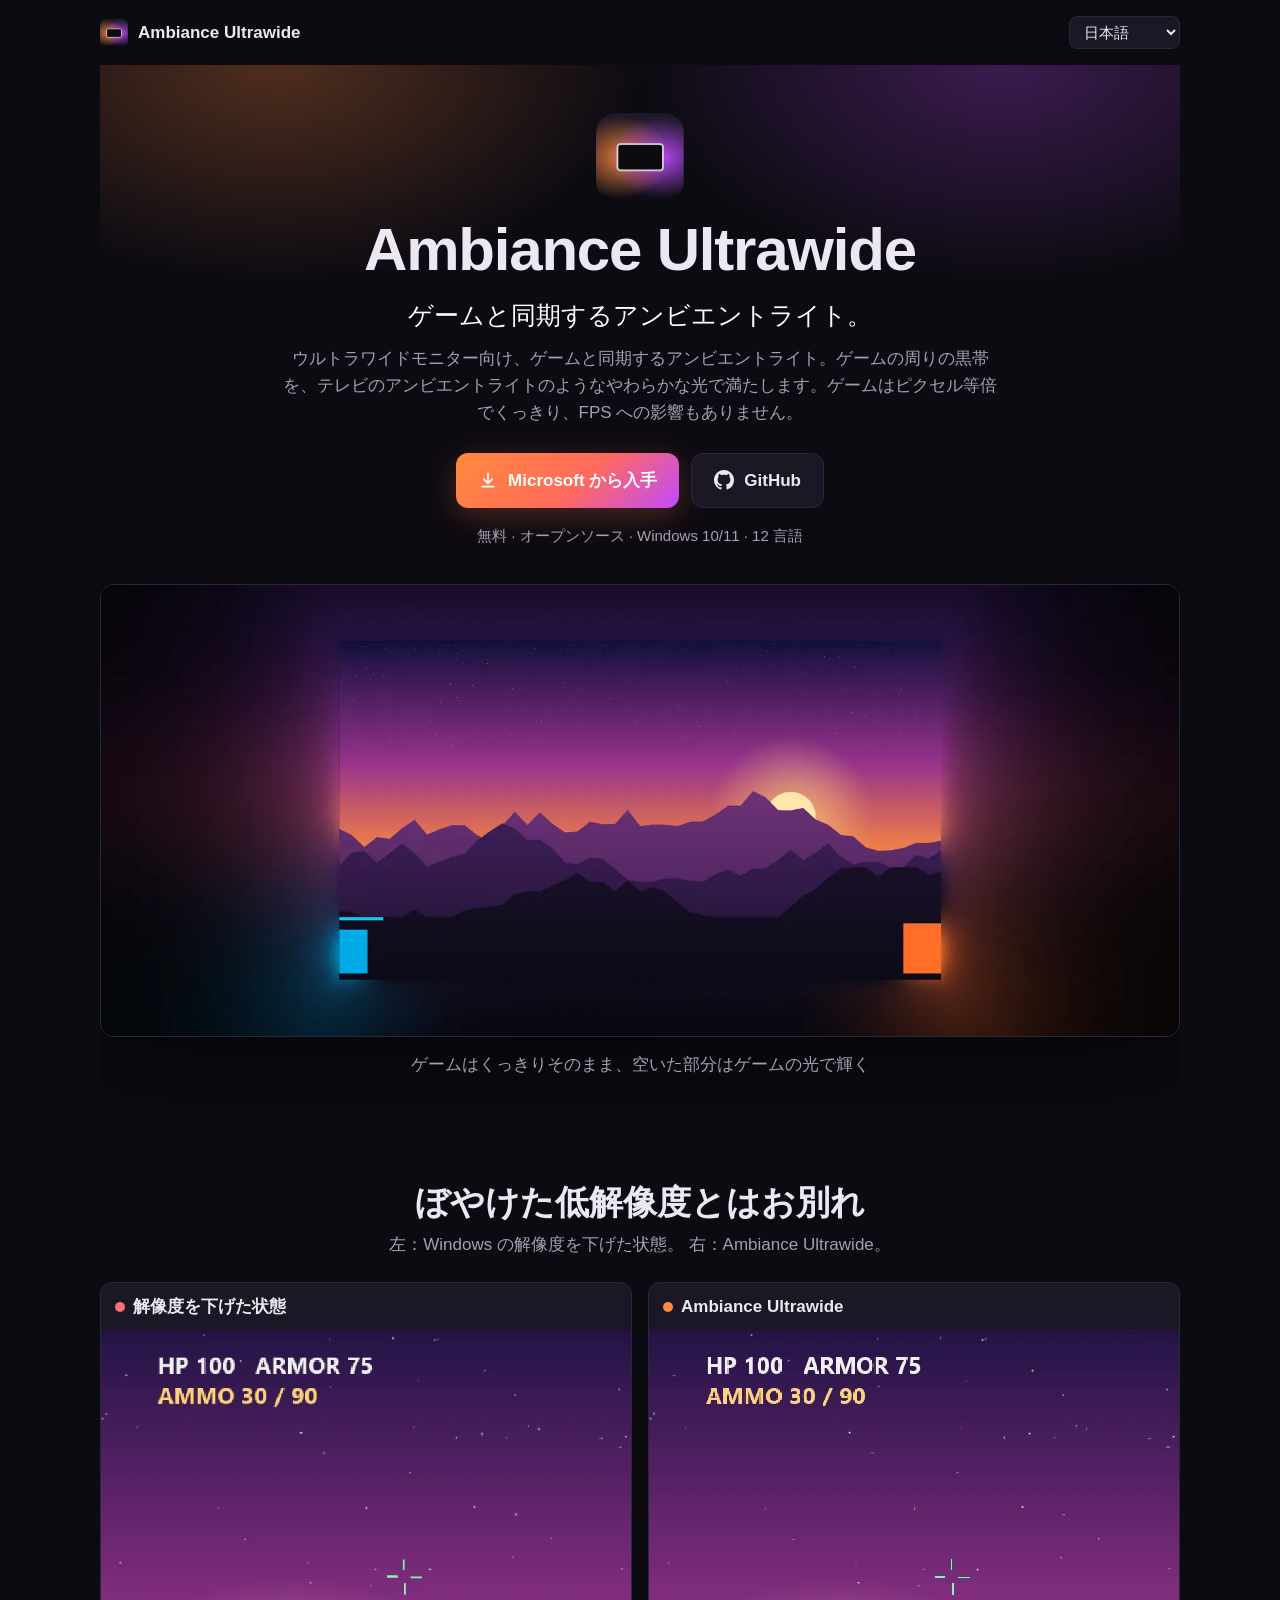
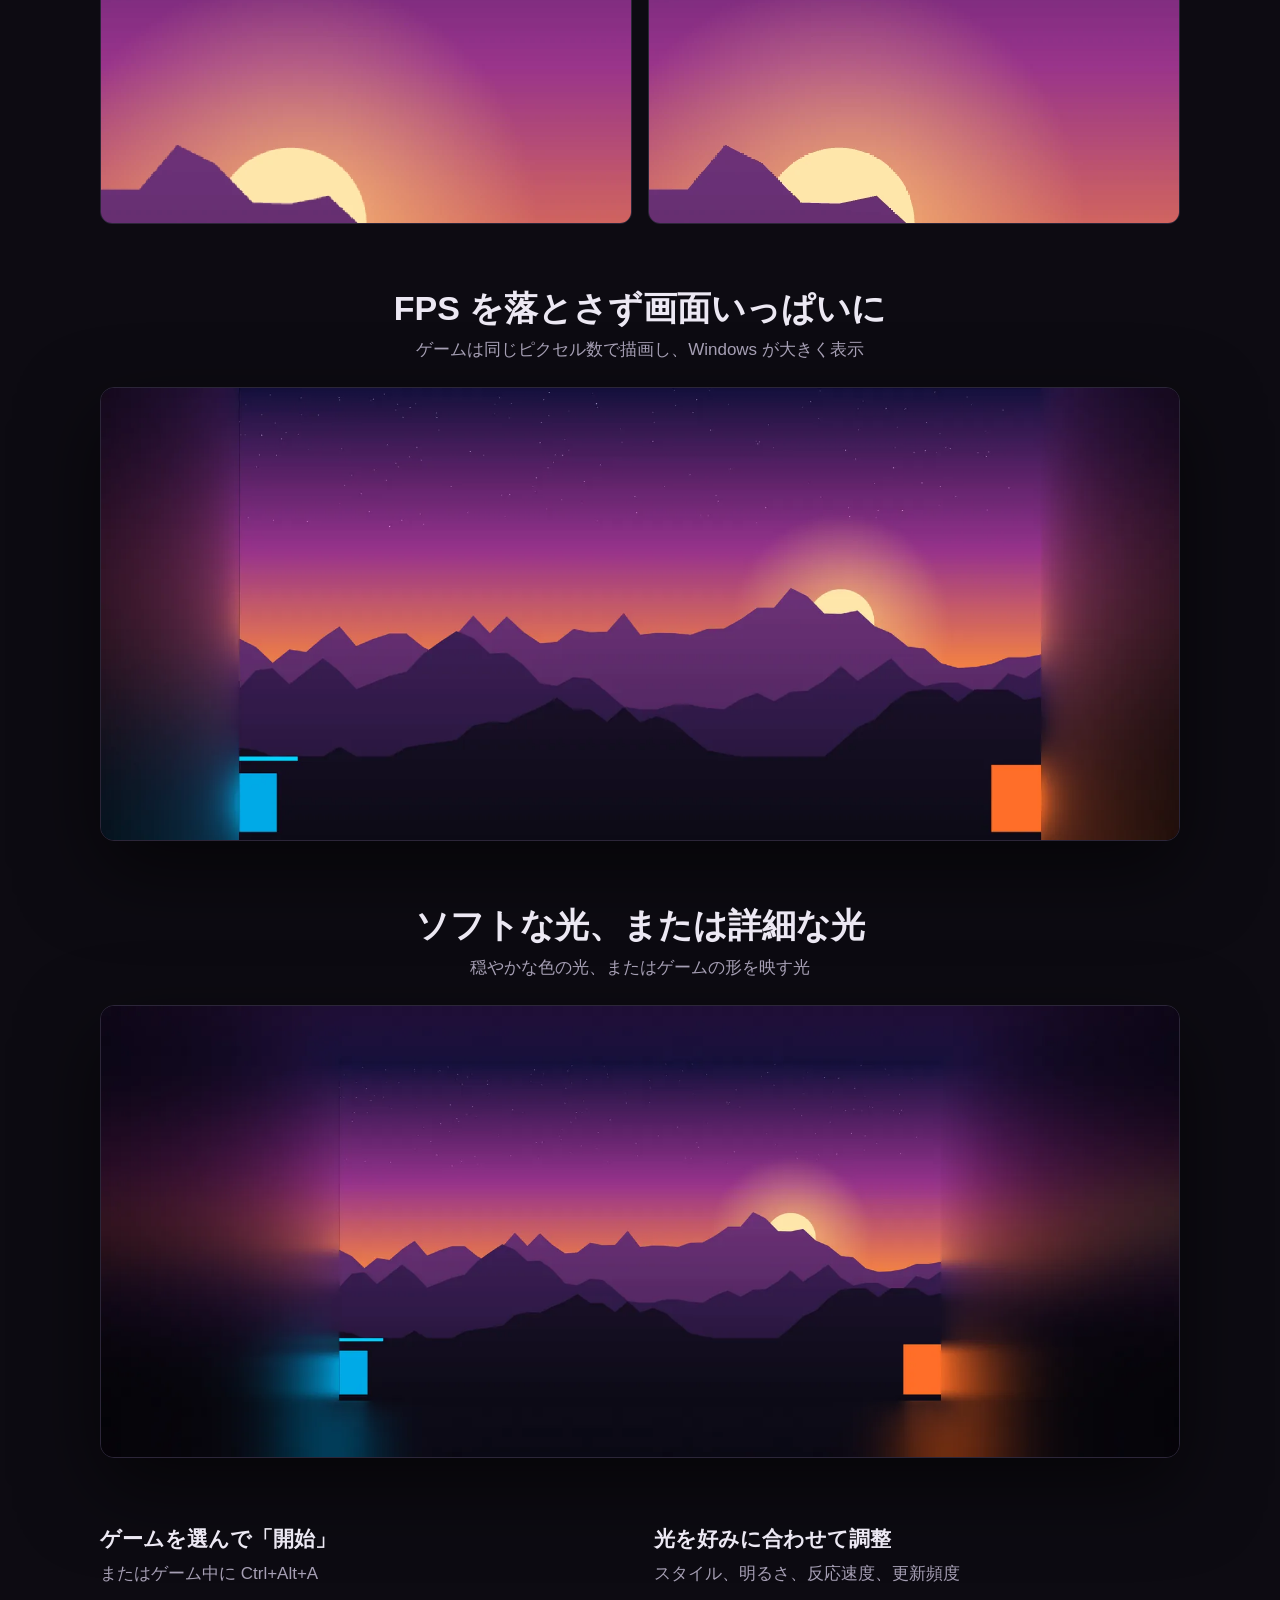
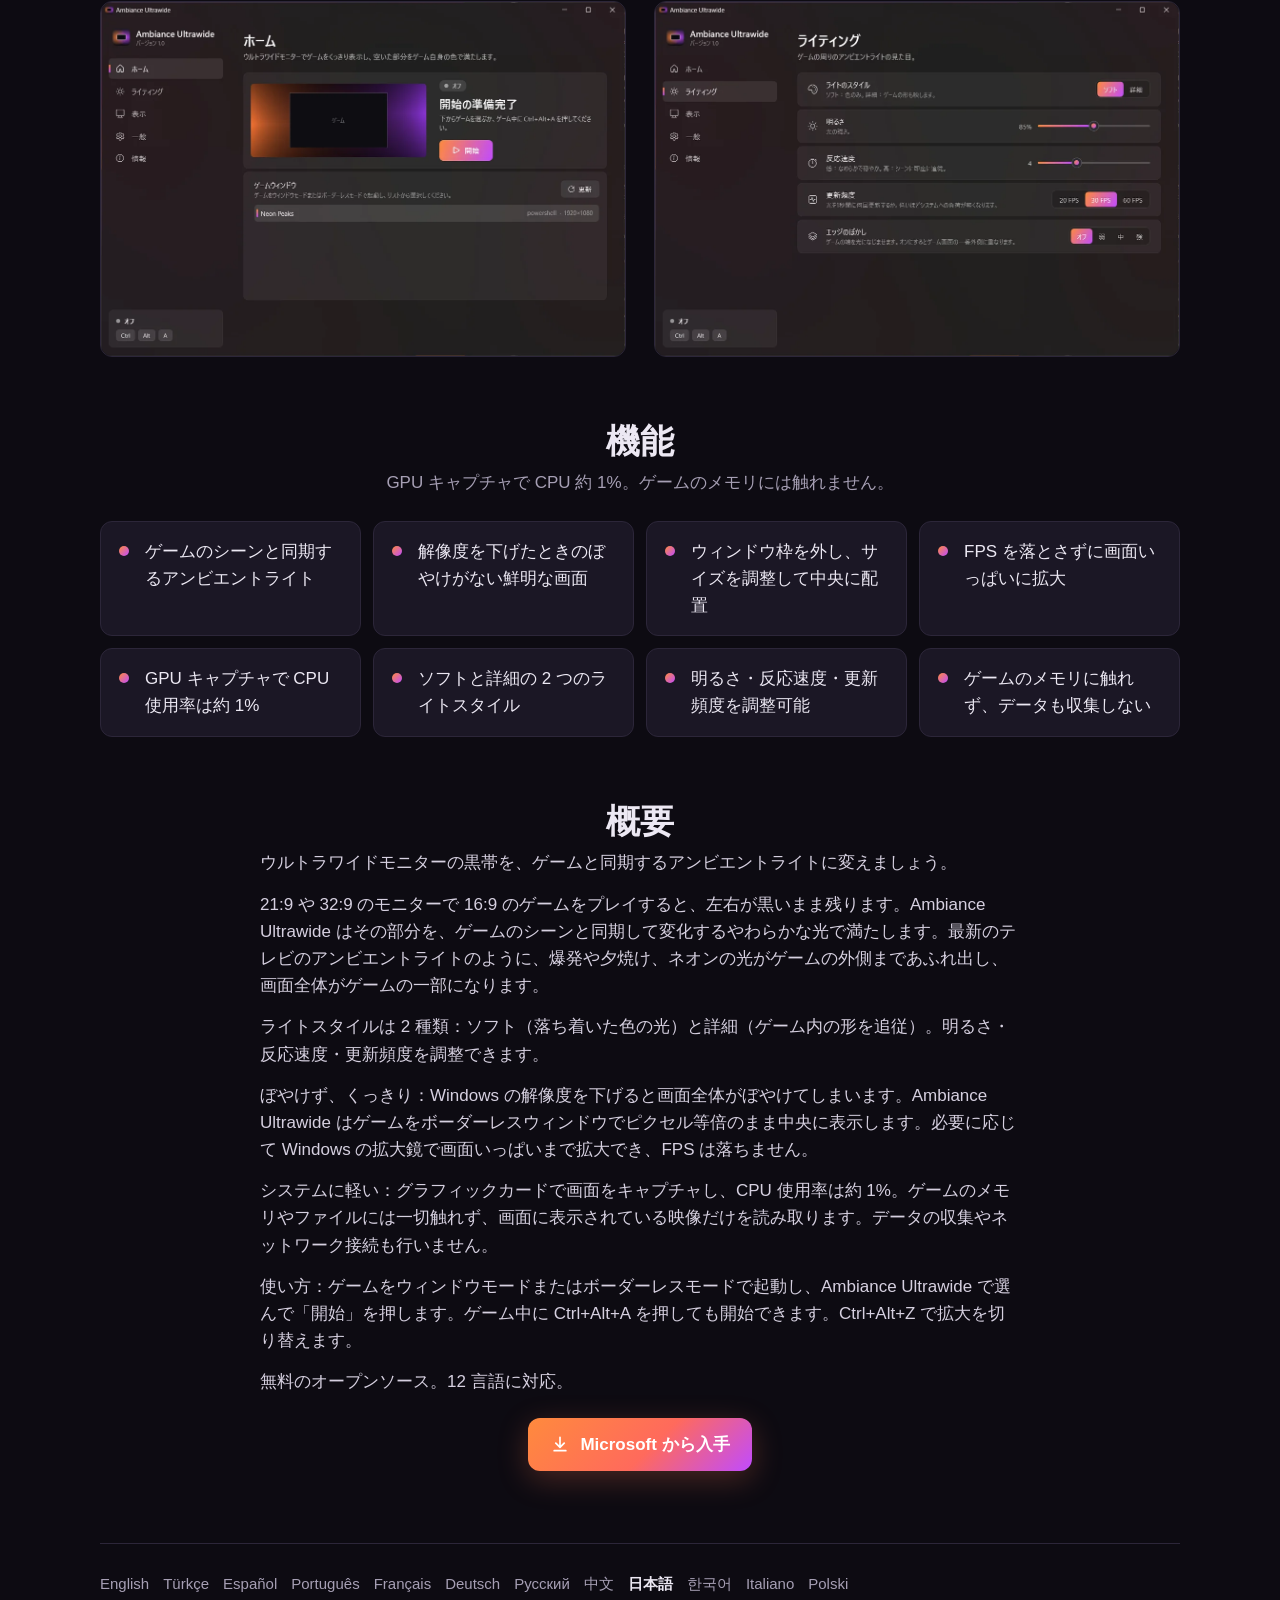
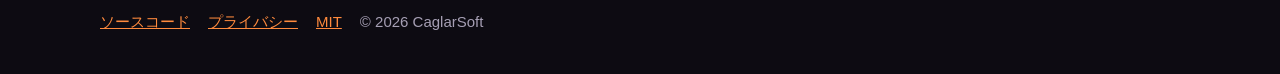
<file: docs/ja/index.html>
<!doctype html>
<html lang="ja">
<head>
<meta charset="utf-8">
<meta name="viewport" content="width=device-width,initial-scale=1">
<title>Ambiance Ultrawide – ゲームと同期するアンビエントライト。</title>
<meta name="description" content="ウルトラワイドモニター向け、ゲームと同期するアンビエントライト。ゲームの周りの黒帯を、テレビのアンビエントライトのようなやわらかな光で満たします。ゲームはピクセル等倍でくっきり、FPS への影響もありません。">
<meta name="keywords" content="ウルトラワイド, アンビエントライト, 21:9, ゲーム, 解像度, ボーダーレス, 鮮明な画面">
<link rel="canonical" href="https://aahmetcaglarr.github.io/AmbianceUltrawide/ja/">
<link rel="alternate" hreflang="en" href="https://aahmetcaglarr.github.io/AmbianceUltrawide/">
<link rel="alternate" hreflang="tr" href="https://aahmetcaglarr.github.io/AmbianceUltrawide/tr/">
<link rel="alternate" hreflang="es" href="https://aahmetcaglarr.github.io/AmbianceUltrawide/es/">
<link rel="alternate" hreflang="pt-BR" href="https://aahmetcaglarr.github.io/AmbianceUltrawide/pt/">
<link rel="alternate" hreflang="fr" href="https://aahmetcaglarr.github.io/AmbianceUltrawide/fr/">
<link rel="alternate" hreflang="de" href="https://aahmetcaglarr.github.io/AmbianceUltrawide/de/">
<link rel="alternate" hreflang="ru" href="https://aahmetcaglarr.github.io/AmbianceUltrawide/ru/">
<link rel="alternate" hreflang="zh-CN" href="https://aahmetcaglarr.github.io/AmbianceUltrawide/zh/">
<link rel="alternate" hreflang="ja" href="https://aahmetcaglarr.github.io/AmbianceUltrawide/ja/">
<link rel="alternate" hreflang="ko" href="https://aahmetcaglarr.github.io/AmbianceUltrawide/ko/">
<link rel="alternate" hreflang="it" href="https://aahmetcaglarr.github.io/AmbianceUltrawide/it/">
<link rel="alternate" hreflang="pl" href="https://aahmetcaglarr.github.io/AmbianceUltrawide/pl/">
<link rel="alternate" hreflang="x-default" href="https://aahmetcaglarr.github.io/AmbianceUltrawide/">
<meta property="og:type" content="website">
<meta property="og:title" content="Ambiance Ultrawide – ゲームと同期するアンビエントライト。">
<meta property="og:description" content="ウルトラワイドモニター向け、ゲームと同期するアンビエントライト。ゲームの周りの黒帯を、テレビのアンビエントライトのようなやわらかな光で満たします。ゲームはピクセル等倍でくっきり、FPS への影響もありません。">
<meta property="og:url" content="https://aahmetcaglarr.github.io/AmbianceUltrawide/ja/">
<meta property="og:image" content="https://aahmetcaglarr.github.io/AmbianceUltrawide/assets/og.jpg">
<meta name="twitter:card" content="summary_large_image">
<meta name="theme-color" content="#0d0b12">
<link rel="icon" href="../assets/favicon.png">
<link rel="stylesheet" href="../assets/site.css">
<script type="application/ld+json">{"@context": "https://schema.org", "@type": "SoftwareApplication", "name": "Ambiance Ultrawide", "description": "ウルトラワイドモニター向け、ゲームと同期するアンビエントライト。ゲームの周りの黒帯を、テレビのアンビエントライトのようなやわらかな光で満たします。ゲームはピクセル等倍でくっきり、FPS への影響もありません。", "inLanguage": "ja", "url": "https://aahmetcaglarr.github.io/AmbianceUltrawide/ja/", "applicationCategory": "UtilitiesApplication", "applicationSubCategory": "Gaming", "operatingSystem": "Windows 10, Windows 11", "softwareVersion": "1.0.0", "isAccessibleForFree": true, "offers": {"@type": "Offer", "price": "0", "priceCurrency": "USD"}, "downloadUrl": "https://apps.microsoft.com/detail/9N5WW64LNMSH?hl=ja-jp", "installUrl": "https://apps.microsoft.com/detail/9N5WW64LNMSH?hl=ja-jp", "license": "https://github.com/aahmetcaglarr/AmbianceUltrawide/blob/main/LICENSE", "image": "https://aahmetcaglarr.github.io/AmbianceUltrawide/assets/og.jpg", "screenshot": ["https://aahmetcaglarr.github.io/AmbianceUltrawide/assets/hero.webp", "https://aahmetcaglarr.github.io/AmbianceUltrawide/assets/fit.webp", "https://aahmetcaglarr.github.io/AmbianceUltrawide/assets/ui-home-ja.webp"], "featureList": ["ゲームのシーンと同期するアンビエントライト", "解像度を下げたときのぼやけがない鮮明な画面", "ウィンドウ枠を外し、サイズを調整して中央に配置", "FPS を落とさずに画面いっぱいに拡大", "GPU キャプチャで CPU 使用率は約 1%", "ソフトと詳細の 2 つのライトスタイル", "明るさ・反応速度・更新頻度を調整可能", "ゲームのメモリに触れず、データも収集しない"], "keywords": "ウルトラワイド, アンビエントライト, 21:9, ゲーム, 解像度, ボーダーレス, 鮮明な画面", "author": {"@type": "Organization", "name": "CaglarSoft"}, "sameAs": ["https://github.com/aahmetcaglarr/AmbianceUltrawide", "https://apps.microsoft.com/detail/9N5WW64LNMSH"]}</script>
</head>
<body>
<div class="wrap">
<header class="top">
<a class="brand" href="../ja/"><img src="../assets/logo.png" width="28" height="28" alt="">Ambiance Ultrawide</a>
<select aria-label="Language" onchange="location.href=this.value"><option value="../">English</option><option value="../tr/">Türkçe</option><option value="../es/">Español</option><option value="../pt/">Português</option><option value="../fr/">Français</option><option value="../de/">Deutsch</option><option value="../ru/">Русский</option><option value="../zh/">中文</option><option value="../ja/" selected>日本語</option><option value="../ko/">한국어</option><option value="../it/">Italiano</option><option value="../pl/">Polski</option></select>
</header>
<main>
<div class="hero">
<img class="logo" src="../assets/logo.png" width="88" height="88" alt="Ambiance Ultrawide">
<h1>Ambiance Ultrawide</h1>
<p class="tag">ゲームと同期するアンビエントライト。</p>
<p class="lead">ウルトラワイドモニター向け、ゲームと同期するアンビエントライト。ゲームの周りの黒帯を、テレビのアンビエントライトのようなやわらかな光で満たします。ゲームはピクセル等倍でくっきり、FPS への影響もありません。</p>
<div class="cta">
<a class="btn primary" href="https://apps.microsoft.com/detail/9N5WW64LNMSH?hl=ja-jp"><svg viewBox="0 0 24 24" aria-hidden="true"><path d="M12 3a1 1 0 011 1v9.6l3.3-3.3a1 1 0 111.4 1.4l-5 5a1 1 0 01-1.4 0l-5-5a1 1 0 111.4-1.4l3.3 3.3V4a1 1 0 011-1zM5 19h14a1 1 0 110 2H5a1 1 0 110-2z"/></svg>Microsoft から入手</a>
<a class="btn ghost" href="https://github.com/aahmetcaglarr/AmbianceUltrawide"><svg viewBox="0 0 16 16" aria-hidden="true"><path d="M8 0C3.58 0 0 3.58 0 8c0 3.54 2.29 6.53 5.47 7.59.4.07.55-.17.55-.38 0-.19-.01-.82-.01-1.49-2.01.37-2.53-.49-2.69-.94-.09-.23-.48-.94-.82-1.13-.28-.15-.68-.52-.01-.53.63-.01 1.08.58 1.23.82.72 1.21 1.87.87 2.33.66.07-.52.28-.87.51-1.07-1.78-.2-3.64-.89-3.64-3.95 0-.87.31-1.59.82-2.15-.08-.2-.36-1.02.08-2.12 0 0 .67-.21 2.2.82.64-.18 1.32-.27 2-.27.68 0 1.36.09 2 .27 1.53-1.04 2.2-.82 2.2-.82.44 1.1.16 1.92.08 2.12.51.56.82 1.27.82 2.15 0 3.07-1.87 3.75-3.65 3.95.29.25.54.73.54 1.48 0 1.07-.01 1.93-.01 2.2 0 .21.15.46.55.38A8.013 8.013 0 0016 8c0-4.42-3.58-8-8-8z"/></svg>GitHub</a>
</div>
<p class="facts">無料 · オープンソース · Windows 10/11 · 12 言語</p>
<div class="shot"><img src="../assets/hero.webp" width="1720" height="720" alt="黒帯の代わりにゲームの色を" fetchpriority="high"></div>
<p class="sub" style="margin-top:14px">ゲームはくっきりそのまま、空いた部分はゲームの光で輝く</p>
</div>

<section>
<h2>ぼやけた低解像度とはお別れ</h2>
<p class="sub">左：Windows の解像度を下げた状態。  右：Ambiance Ultrawide。</p>
<div class="compare">
<figure><figcaption><span class="dot" style="background:#ff6e6e"></span>解像度を下げた状態</figcaption><img src="../assets/compare-blur.webp" width="840" height="780" alt="解像度を下げた状態" loading="lazy" decoding="async"></figure>
<figure><figcaption><span class="dot" style="background:var(--orange)"></span>Ambiance Ultrawide</figcaption><img src="../assets/compare-sharp.webp" width="840" height="780" alt="Ambiance Ultrawide" loading="lazy" decoding="async"></figure>
</div>
</section>

<section>
<h2>FPS を落とさず画面いっぱいに</h2>
<p class="sub">ゲームは同じピクセル数で描画し、Windows が大きく表示</p>
<div class="shot" style="margin-top:0"><img src="../assets/fit.webp" width="1720" height="720" alt="FPS を落とさず画面いっぱいに" loading="lazy" decoding="async"></div>
</section>

<section>
<h2>ソフトな光、または詳細な光</h2>
<p class="sub">穏やかな色の光、またはゲームの形を映す光</p>
<div class="shot" style="margin-top:0"><img src="../assets/detail.webp" width="1720" height="720" alt="ソフトな光、または詳細な光" loading="lazy" decoding="async"></div>
</section>

<section>
<div class="ui">
<div><h3>ゲームを選んで「開始」</h3><p>またはゲーム中に Ctrl+Alt+A</p><img src="../assets/ui-home-ja.webp" width="1100" height="743" alt="ゲームを選んで「開始」" loading="lazy" decoding="async"></div>
<div><h3>光を好みに合わせて調整</h3><p>スタイル、明るさ、反応速度、更新頻度</p><img src="../assets/ui-light-ja.webp" width="1100" height="743" alt="光を好みに合わせて調整" loading="lazy" decoding="async"></div>
</div>
</section>

<section>
<h2>機能</h2>
<p class="sub">GPU キャプチャで CPU 約 1%。ゲームのメモリには触れません。</p>
<ul class="feat"><li>ゲームのシーンと同期するアンビエントライト</li><li>解像度を下げたときのぼやけがない鮮明な画面</li><li>ウィンドウ枠を外し、サイズを調整して中央に配置</li><li>FPS を落とさずに画面いっぱいに拡大</li><li>GPU キャプチャで CPU 使用率は約 1%</li><li>ソフトと詳細の 2 つのライトスタイル</li><li>明るさ・反応速度・更新頻度を調整可能</li><li>ゲームのメモリに触れず、データも収集しない</li></ul>
</section>

<section>
<h2>概要</h2>
<div class="about"><p>ウルトラワイドモニターの黒帯を、ゲームと同期するアンビエントライトに変えましょう。</p><p>21:9 や 32:9 のモニターで 16:9 のゲームをプレイすると、左右が黒いまま残ります。Ambiance Ultrawide はその部分を、ゲームのシーンと同期して変化するやわらかな光で満たします。最新のテレビのアンビエントライトのように、爆発や夕焼け、ネオンの光がゲームの外側まであふれ出し、画面全体がゲームの一部になります。</p><p>ライトスタイルは 2 種類：ソフト（落ち着いた色の光）と詳細（ゲーム内の形を追従）。明るさ・反応速度・更新頻度を調整できます。</p><p>ぼやけず、くっきり：Windows の解像度を下げると画面全体がぼやけてしまいます。Ambiance Ultrawide はゲームをボーダーレスウィンドウでピクセル等倍のまま中央に表示します。必要に応じて Windows の拡大鏡で画面いっぱいまで拡大でき、FPS は落ちません。</p><p>システムに軽い：グラフィックカードで画面をキャプチャし、CPU 使用率は約 1%。ゲームのメモリやファイルには一切触れず、画面に表示されている映像だけを読み取ります。データの収集やネットワーク接続も行いません。</p><p>使い方：ゲームをウィンドウモードまたはボーダーレスモードで起動し、Ambiance Ultrawide で選んで「開始」を押します。ゲーム中に Ctrl+Alt+A を押しても開始できます。Ctrl+Alt+Z で拡大を切り替えます。</p><p>無料のオープンソース。12 言語に対応。</p></div>
<div class="cta" style="margin-top:22px"><a class="btn primary" href="https://apps.microsoft.com/detail/9N5WW64LNMSH?hl=ja-jp"><svg viewBox="0 0 24 24" aria-hidden="true"><path d="M12 3a1 1 0 011 1v9.6l3.3-3.3a1 1 0 111.4 1.4l-5 5a1 1 0 01-1.4 0l-5-5a1 1 0 111.4-1.4l3.3 3.3V4a1 1 0 011-1zM5 19h14a1 1 0 110 2H5a1 1 0 110-2z"/></svg>Microsoft から入手</a></div>
</section>
</main>

<footer>
<nav aria-label="Language"><a href="../" hreflang="en" lang="en">English</a><a href="../tr/" hreflang="tr" lang="tr">Türkçe</a><a href="../es/" hreflang="es" lang="es">Español</a><a href="../pt/" hreflang="pt-BR" lang="pt-BR">Português</a><a href="../fr/" hreflang="fr" lang="fr">Français</a><a href="../de/" hreflang="de" lang="de">Deutsch</a><a href="../ru/" hreflang="ru" lang="ru">Русский</a><a href="../zh/" hreflang="zh-CN" lang="zh-CN">中文</a><a href="../ja/" hreflang="ja" lang="ja" aria-current="page">日本語</a><a href="../ko/" hreflang="ko" lang="ko">한국어</a><a href="../it/" hreflang="it" lang="it">Italiano</a><a href="../pl/" hreflang="pl" lang="pl">Polski</a></nav>
<div class="links">
<a href="https://github.com/aahmetcaglarr/AmbianceUltrawide">ソースコード</a>
<a href="https://github.com/aahmetcaglarr/AmbianceUltrawide/blob/main/PRIVACY.md">プライバシー</a>
<a href="https://github.com/aahmetcaglarr/AmbianceUltrawide/blob/main/LICENSE">MIT</a>
<span>© 2026 CaglarSoft</span>
</div>
</footer>
</div>
</body>
</html>
</file>
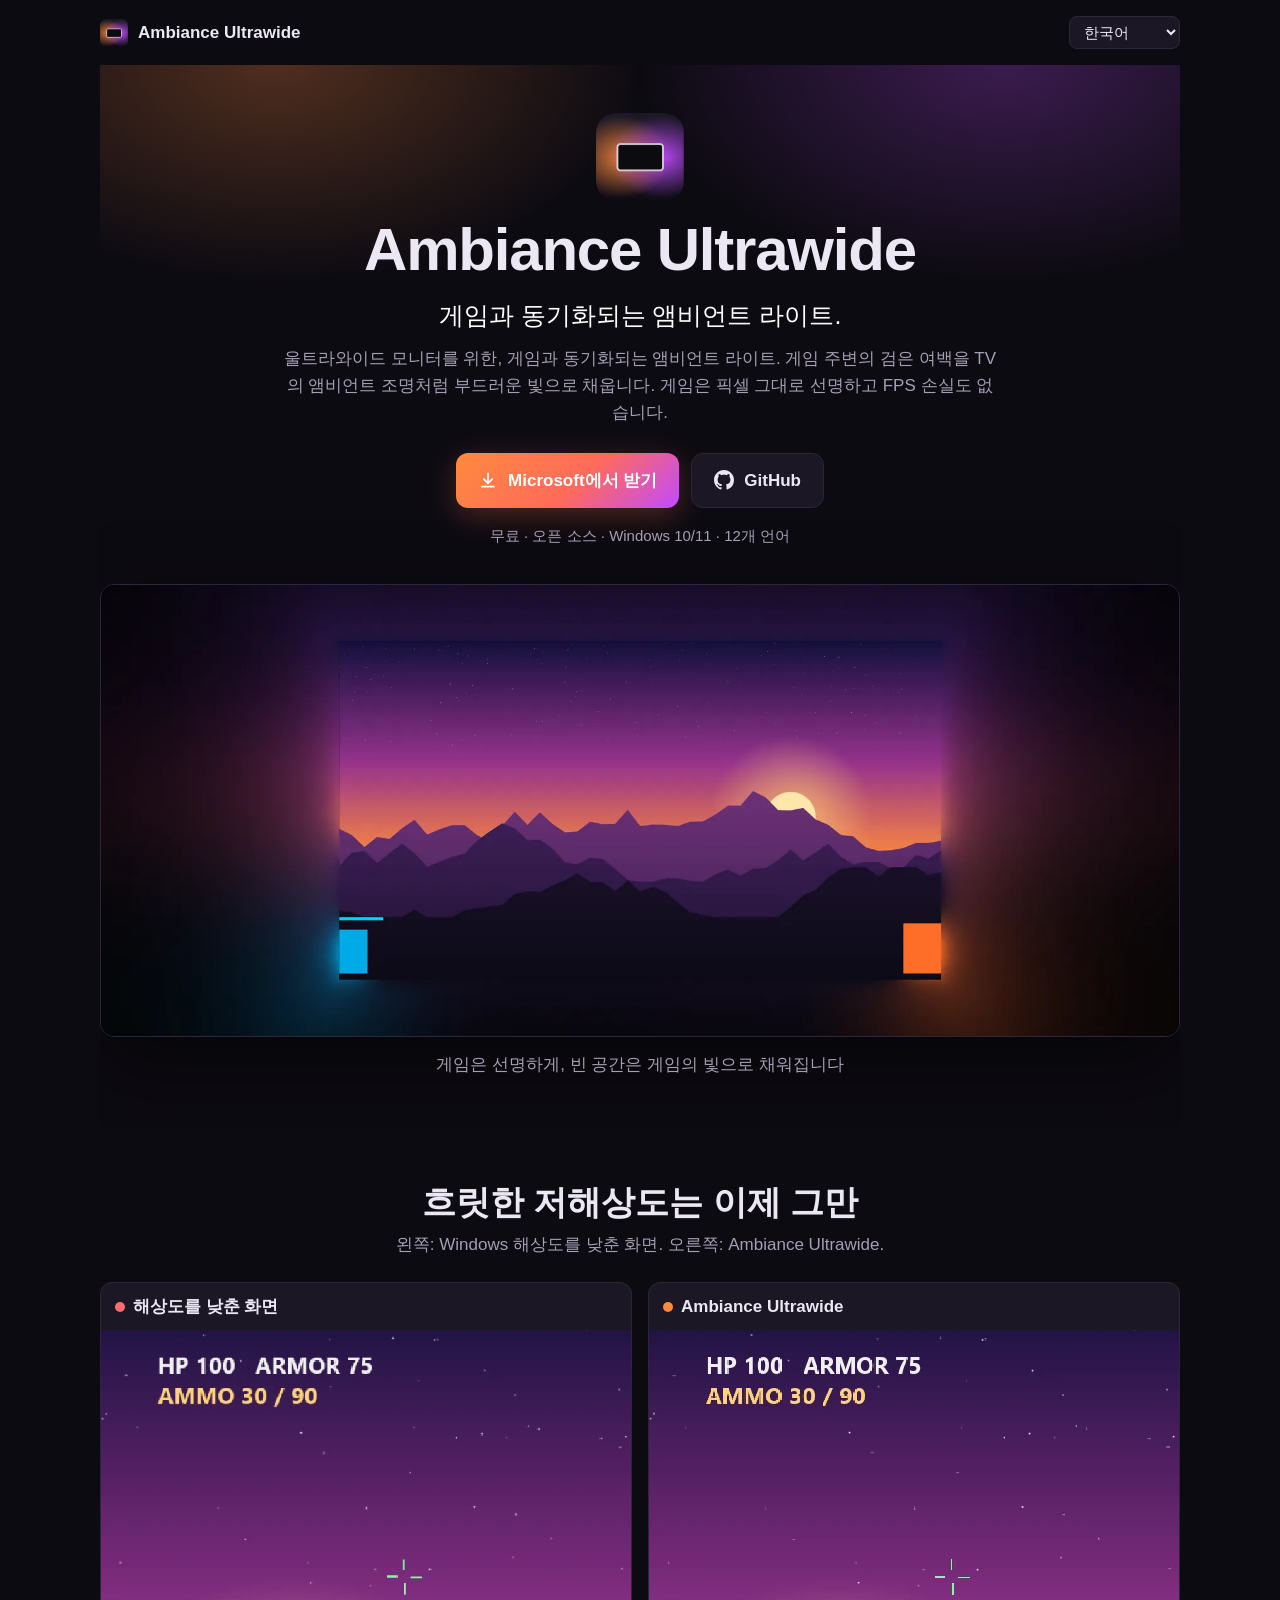
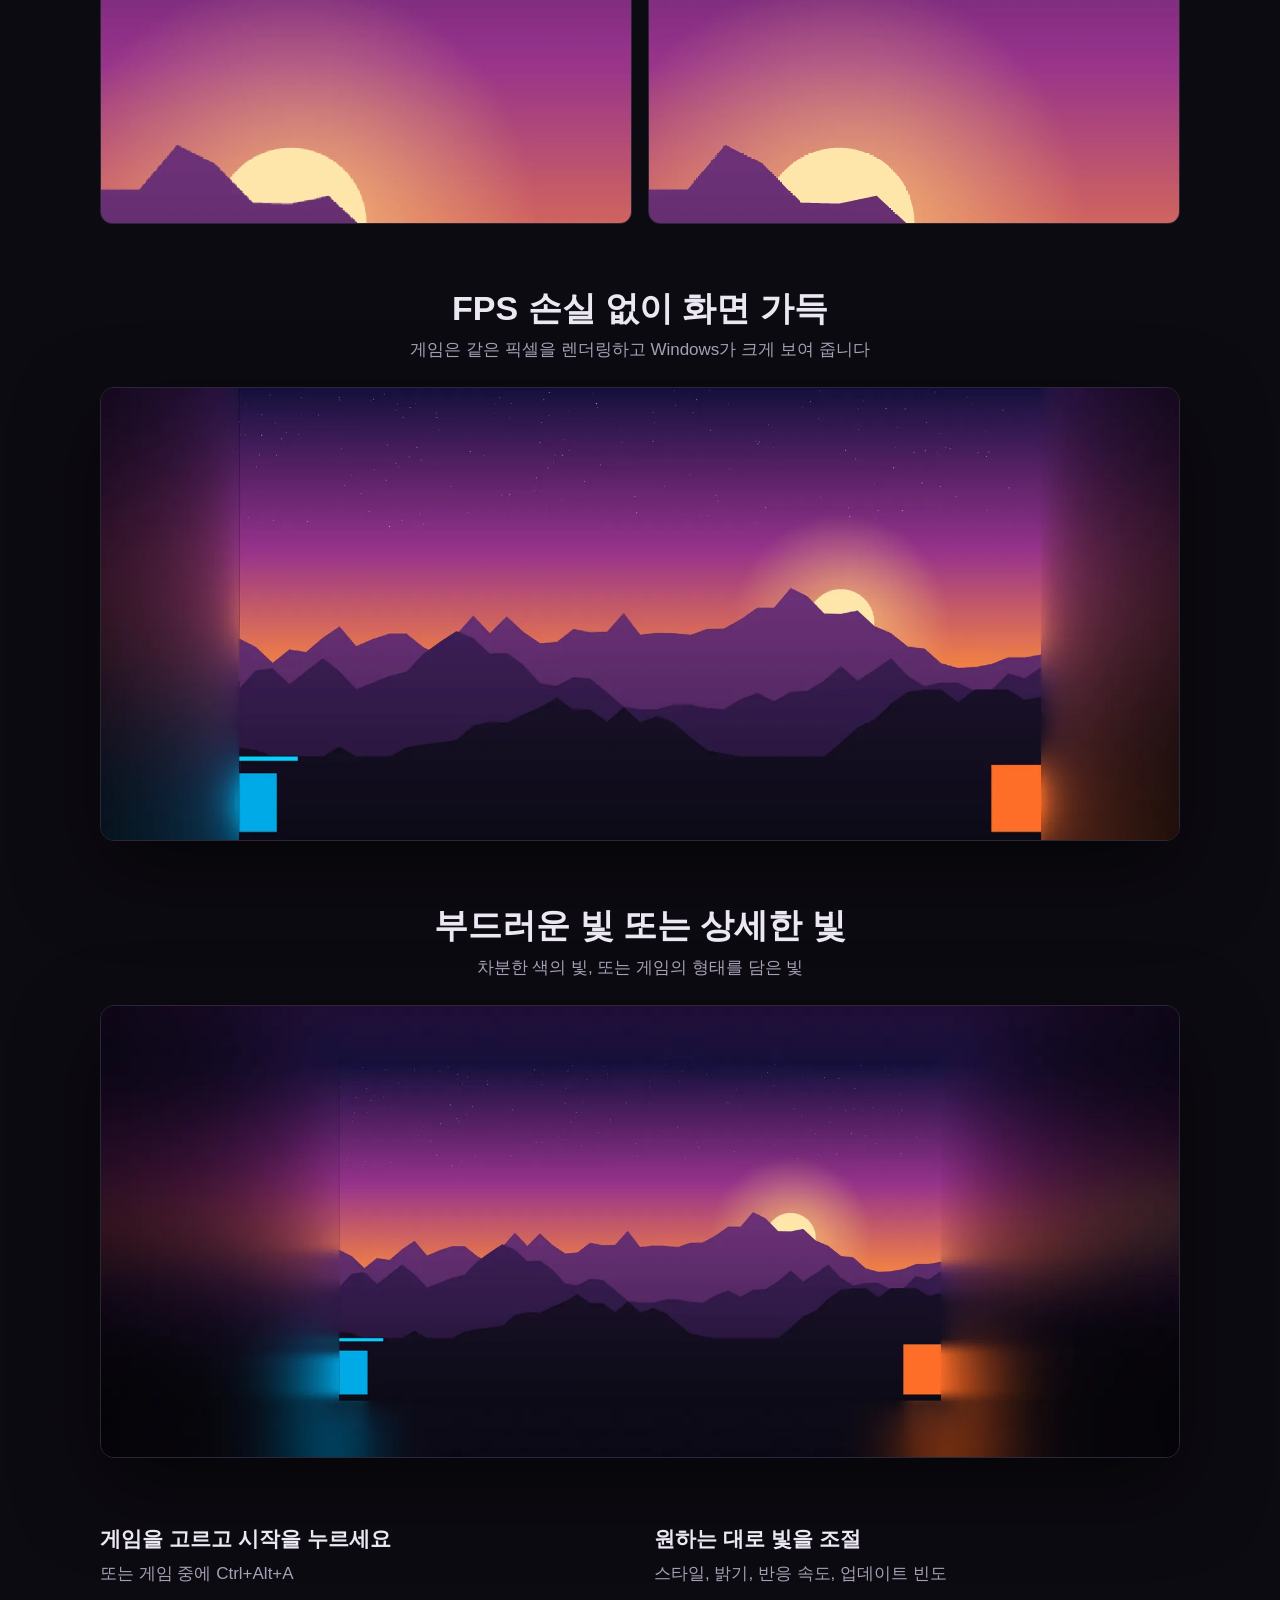
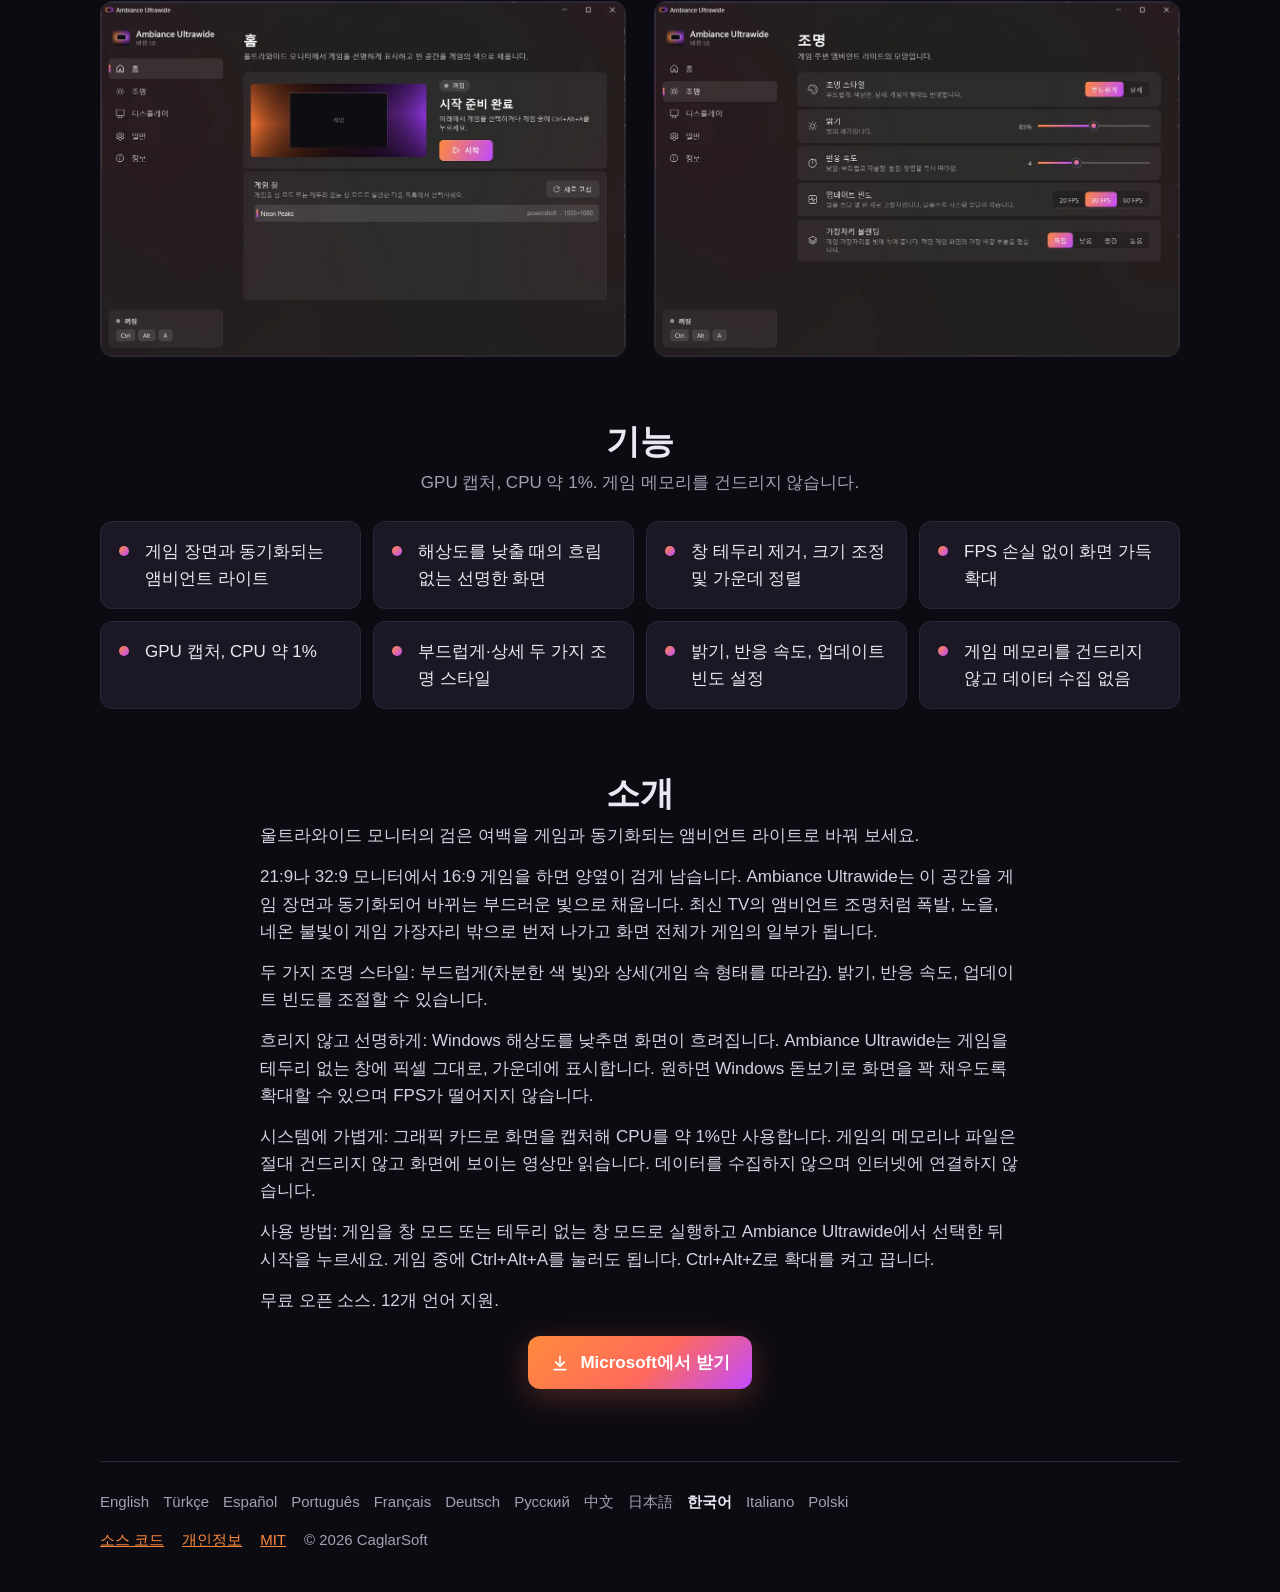
<file: docs/ko/index.html>
<!doctype html>
<html lang="ko">
<head>
<meta charset="utf-8">
<meta name="viewport" content="width=device-width,initial-scale=1">
<title>Ambiance Ultrawide – 게임과 동기화되는 앰비언트 라이트.</title>
<meta name="description" content="울트라와이드 모니터를 위한, 게임과 동기화되는 앰비언트 라이트. 게임 주변의 검은 여백을 TV의 앰비언트 조명처럼 부드러운 빛으로 채웁니다. 게임은 픽셀 그대로 선명하고 FPS 손실도 없습니다.">
<meta name="keywords" content="울트라와이드, 앰비언트 라이트, 21:9, 게임, 해상도, 테두리 없는 창, 선명한 화면">
<link rel="canonical" href="https://aahmetcaglarr.github.io/AmbianceUltrawide/ko/">
<link rel="alternate" hreflang="en" href="https://aahmetcaglarr.github.io/AmbianceUltrawide/">
<link rel="alternate" hreflang="tr" href="https://aahmetcaglarr.github.io/AmbianceUltrawide/tr/">
<link rel="alternate" hreflang="es" href="https://aahmetcaglarr.github.io/AmbianceUltrawide/es/">
<link rel="alternate" hreflang="pt-BR" href="https://aahmetcaglarr.github.io/AmbianceUltrawide/pt/">
<link rel="alternate" hreflang="fr" href="https://aahmetcaglarr.github.io/AmbianceUltrawide/fr/">
<link rel="alternate" hreflang="de" href="https://aahmetcaglarr.github.io/AmbianceUltrawide/de/">
<link rel="alternate" hreflang="ru" href="https://aahmetcaglarr.github.io/AmbianceUltrawide/ru/">
<link rel="alternate" hreflang="zh-CN" href="https://aahmetcaglarr.github.io/AmbianceUltrawide/zh/">
<link rel="alternate" hreflang="ja" href="https://aahmetcaglarr.github.io/AmbianceUltrawide/ja/">
<link rel="alternate" hreflang="ko" href="https://aahmetcaglarr.github.io/AmbianceUltrawide/ko/">
<link rel="alternate" hreflang="it" href="https://aahmetcaglarr.github.io/AmbianceUltrawide/it/">
<link rel="alternate" hreflang="pl" href="https://aahmetcaglarr.github.io/AmbianceUltrawide/pl/">
<link rel="alternate" hreflang="x-default" href="https://aahmetcaglarr.github.io/AmbianceUltrawide/">
<meta property="og:type" content="website">
<meta property="og:title" content="Ambiance Ultrawide – 게임과 동기화되는 앰비언트 라이트.">
<meta property="og:description" content="울트라와이드 모니터를 위한, 게임과 동기화되는 앰비언트 라이트. 게임 주변의 검은 여백을 TV의 앰비언트 조명처럼 부드러운 빛으로 채웁니다. 게임은 픽셀 그대로 선명하고 FPS 손실도 없습니다.">
<meta property="og:url" content="https://aahmetcaglarr.github.io/AmbianceUltrawide/ko/">
<meta property="og:image" content="https://aahmetcaglarr.github.io/AmbianceUltrawide/assets/og.jpg">
<meta name="twitter:card" content="summary_large_image">
<meta name="theme-color" content="#0d0b12">
<link rel="icon" href="../assets/favicon.png">
<link rel="stylesheet" href="../assets/site.css">
<script type="application/ld+json">{"@context": "https://schema.org", "@type": "SoftwareApplication", "name": "Ambiance Ultrawide", "description": "울트라와이드 모니터를 위한, 게임과 동기화되는 앰비언트 라이트. 게임 주변의 검은 여백을 TV의 앰비언트 조명처럼 부드러운 빛으로 채웁니다. 게임은 픽셀 그대로 선명하고 FPS 손실도 없습니다.", "inLanguage": "ko", "url": "https://aahmetcaglarr.github.io/AmbianceUltrawide/ko/", "applicationCategory": "UtilitiesApplication", "applicationSubCategory": "Gaming", "operatingSystem": "Windows 10, Windows 11", "softwareVersion": "1.0.0", "isAccessibleForFree": true, "offers": {"@type": "Offer", "price": "0", "priceCurrency": "USD"}, "downloadUrl": "https://apps.microsoft.com/detail/9N5WW64LNMSH?hl=ko-kr", "installUrl": "https://apps.microsoft.com/detail/9N5WW64LNMSH?hl=ko-kr", "license": "https://github.com/aahmetcaglarr/AmbianceUltrawide/blob/main/LICENSE", "image": "https://aahmetcaglarr.github.io/AmbianceUltrawide/assets/og.jpg", "screenshot": ["https://aahmetcaglarr.github.io/AmbianceUltrawide/assets/hero.webp", "https://aahmetcaglarr.github.io/AmbianceUltrawide/assets/fit.webp", "https://aahmetcaglarr.github.io/AmbianceUltrawide/assets/ui-home-ko.webp"], "featureList": ["게임 장면과 동기화되는 앰비언트 라이트", "해상도를 낮출 때의 흐림 없는 선명한 화면", "창 테두리 제거, 크기 조정 및 가운데 정렬", "FPS 손실 없이 화면 가득 확대", "GPU 캡처, CPU 약 1%", "부드럽게·상세 두 가지 조명 스타일", "밝기, 반응 속도, 업데이트 빈도 설정", "게임 메모리를 건드리지 않고 데이터 수집 없음"], "keywords": "울트라와이드, 앰비언트 라이트, 21:9, 게임, 해상도, 테두리 없는 창, 선명한 화면", "author": {"@type": "Organization", "name": "CaglarSoft"}, "sameAs": ["https://github.com/aahmetcaglarr/AmbianceUltrawide", "https://apps.microsoft.com/detail/9N5WW64LNMSH"]}</script>
</head>
<body>
<div class="wrap">
<header class="top">
<a class="brand" href="../ko/"><img src="../assets/logo.png" width="28" height="28" alt="">Ambiance Ultrawide</a>
<select aria-label="Language" onchange="location.href=this.value"><option value="../">English</option><option value="../tr/">Türkçe</option><option value="../es/">Español</option><option value="../pt/">Português</option><option value="../fr/">Français</option><option value="../de/">Deutsch</option><option value="../ru/">Русский</option><option value="../zh/">中文</option><option value="../ja/">日本語</option><option value="../ko/" selected>한국어</option><option value="../it/">Italiano</option><option value="../pl/">Polski</option></select>
</header>
<main>
<div class="hero">
<img class="logo" src="../assets/logo.png" width="88" height="88" alt="Ambiance Ultrawide">
<h1>Ambiance Ultrawide</h1>
<p class="tag">게임과 동기화되는 앰비언트 라이트.</p>
<p class="lead">울트라와이드 모니터를 위한, 게임과 동기화되는 앰비언트 라이트. 게임 주변의 검은 여백을 TV의 앰비언트 조명처럼 부드러운 빛으로 채웁니다. 게임은 픽셀 그대로 선명하고 FPS 손실도 없습니다.</p>
<div class="cta">
<a class="btn primary" href="https://apps.microsoft.com/detail/9N5WW64LNMSH?hl=ko-kr"><svg viewBox="0 0 24 24" aria-hidden="true"><path d="M12 3a1 1 0 011 1v9.6l3.3-3.3a1 1 0 111.4 1.4l-5 5a1 1 0 01-1.4 0l-5-5a1 1 0 111.4-1.4l3.3 3.3V4a1 1 0 011-1zM5 19h14a1 1 0 110 2H5a1 1 0 110-2z"/></svg>Microsoft에서 받기</a>
<a class="btn ghost" href="https://github.com/aahmetcaglarr/AmbianceUltrawide"><svg viewBox="0 0 16 16" aria-hidden="true"><path d="M8 0C3.58 0 0 3.58 0 8c0 3.54 2.29 6.53 5.47 7.59.4.07.55-.17.55-.38 0-.19-.01-.82-.01-1.49-2.01.37-2.53-.49-2.69-.94-.09-.23-.48-.94-.82-1.13-.28-.15-.68-.52-.01-.53.63-.01 1.08.58 1.23.82.72 1.21 1.87.87 2.33.66.07-.52.28-.87.51-1.07-1.78-.2-3.64-.89-3.64-3.95 0-.87.31-1.59.82-2.15-.08-.2-.36-1.02.08-2.12 0 0 .67-.21 2.2.82.64-.18 1.32-.27 2-.27.68 0 1.36.09 2 .27 1.53-1.04 2.2-.82 2.2-.82.44 1.1.16 1.92.08 2.12.51.56.82 1.27.82 2.15 0 3.07-1.87 3.75-3.65 3.95.29.25.54.73.54 1.48 0 1.07-.01 1.93-.01 2.2 0 .21.15.46.55.38A8.013 8.013 0 0016 8c0-4.42-3.58-8-8-8z"/></svg>GitHub</a>
</div>
<p class="facts">무료 · 오픈 소스 · Windows 10/11 · 12개 언어</p>
<div class="shot"><img src="../assets/hero.webp" width="1720" height="720" alt="검은 여백 대신 게임의 색으로" fetchpriority="high"></div>
<p class="sub" style="margin-top:14px">게임은 선명하게, 빈 공간은 게임의 빛으로 채워집니다</p>
</div>

<section>
<h2>흐릿한 저해상도는 이제 그만</h2>
<p class="sub">왼쪽: Windows 해상도를 낮춘 화면.  오른쪽: Ambiance Ultrawide.</p>
<div class="compare">
<figure><figcaption><span class="dot" style="background:#ff6e6e"></span>해상도를 낮춘 화면</figcaption><img src="../assets/compare-blur.webp" width="840" height="780" alt="해상도를 낮춘 화면" loading="lazy" decoding="async"></figure>
<figure><figcaption><span class="dot" style="background:var(--orange)"></span>Ambiance Ultrawide</figcaption><img src="../assets/compare-sharp.webp" width="840" height="780" alt="Ambiance Ultrawide" loading="lazy" decoding="async"></figure>
</div>
</section>

<section>
<h2>FPS 손실 없이 화면 가득</h2>
<p class="sub">게임은 같은 픽셀을 렌더링하고 Windows가 크게 보여 줍니다</p>
<div class="shot" style="margin-top:0"><img src="../assets/fit.webp" width="1720" height="720" alt="FPS 손실 없이 화면 가득" loading="lazy" decoding="async"></div>
</section>

<section>
<h2>부드러운 빛 또는 상세한 빛</h2>
<p class="sub">차분한 색의 빛, 또는 게임의 형태를 담은 빛</p>
<div class="shot" style="margin-top:0"><img src="../assets/detail.webp" width="1720" height="720" alt="부드러운 빛 또는 상세한 빛" loading="lazy" decoding="async"></div>
</section>

<section>
<div class="ui">
<div><h3>게임을 고르고 시작을 누르세요</h3><p>또는 게임 중에 Ctrl+Alt+A</p><img src="../assets/ui-home-ko.webp" width="1100" height="743" alt="게임을 고르고 시작을 누르세요" loading="lazy" decoding="async"></div>
<div><h3>원하는 대로 빛을 조절</h3><p>스타일, 밝기, 반응 속도, 업데이트 빈도</p><img src="../assets/ui-light-ko.webp" width="1100" height="743" alt="원하는 대로 빛을 조절" loading="lazy" decoding="async"></div>
</div>
</section>

<section>
<h2>기능</h2>
<p class="sub">GPU 캡처, CPU 약 1%. 게임 메모리를 건드리지 않습니다.</p>
<ul class="feat"><li>게임 장면과 동기화되는 앰비언트 라이트</li><li>해상도를 낮출 때의 흐림 없는 선명한 화면</li><li>창 테두리 제거, 크기 조정 및 가운데 정렬</li><li>FPS 손실 없이 화면 가득 확대</li><li>GPU 캡처, CPU 약 1%</li><li>부드럽게·상세 두 가지 조명 스타일</li><li>밝기, 반응 속도, 업데이트 빈도 설정</li><li>게임 메모리를 건드리지 않고 데이터 수집 없음</li></ul>
</section>

<section>
<h2>소개</h2>
<div class="about"><p>울트라와이드 모니터의 검은 여백을 게임과 동기화되는 앰비언트 라이트로 바꿔 보세요.</p><p>21:9나 32:9 모니터에서 16:9 게임을 하면 양옆이 검게 남습니다. Ambiance Ultrawide는 이 공간을 게임 장면과 동기화되어 바뀌는 부드러운 빛으로 채웁니다. 최신 TV의 앰비언트 조명처럼 폭발, 노을, 네온 불빛이 게임 가장자리 밖으로 번져 나가고 화면 전체가 게임의 일부가 됩니다.</p><p>두 가지 조명 스타일: 부드럽게(차분한 색 빛)와 상세(게임 속 형태를 따라감). 밝기, 반응 속도, 업데이트 빈도를 조절할 수 있습니다.</p><p>흐리지 않고 선명하게: Windows 해상도를 낮추면 화면이 흐려집니다. Ambiance Ultrawide는 게임을 테두리 없는 창에 픽셀 그대로, 가운데에 표시합니다. 원하면 Windows 돋보기로 화면을 꽉 채우도록 확대할 수 있으며 FPS가 떨어지지 않습니다.</p><p>시스템에 가볍게: 그래픽 카드로 화면을 캡처해 CPU를 약 1%만 사용합니다. 게임의 메모리나 파일은 절대 건드리지 않고 화면에 보이는 영상만 읽습니다. 데이터를 수집하지 않으며 인터넷에 연결하지 않습니다.</p><p>사용 방법: 게임을 창 모드 또는 테두리 없는 창 모드로 실행하고 Ambiance Ultrawide에서 선택한 뒤 시작을 누르세요. 게임 중에 Ctrl+Alt+A를 눌러도 됩니다. Ctrl+Alt+Z로 확대를 켜고 끕니다.</p><p>무료 오픈 소스. 12개 언어 지원.</p></div>
<div class="cta" style="margin-top:22px"><a class="btn primary" href="https://apps.microsoft.com/detail/9N5WW64LNMSH?hl=ko-kr"><svg viewBox="0 0 24 24" aria-hidden="true"><path d="M12 3a1 1 0 011 1v9.6l3.3-3.3a1 1 0 111.4 1.4l-5 5a1 1 0 01-1.4 0l-5-5a1 1 0 111.4-1.4l3.3 3.3V4a1 1 0 011-1zM5 19h14a1 1 0 110 2H5a1 1 0 110-2z"/></svg>Microsoft에서 받기</a></div>
</section>
</main>

<footer>
<nav aria-label="Language"><a href="../" hreflang="en" lang="en">English</a><a href="../tr/" hreflang="tr" lang="tr">Türkçe</a><a href="../es/" hreflang="es" lang="es">Español</a><a href="../pt/" hreflang="pt-BR" lang="pt-BR">Português</a><a href="../fr/" hreflang="fr" lang="fr">Français</a><a href="../de/" hreflang="de" lang="de">Deutsch</a><a href="../ru/" hreflang="ru" lang="ru">Русский</a><a href="../zh/" hreflang="zh-CN" lang="zh-CN">中文</a><a href="../ja/" hreflang="ja" lang="ja">日本語</a><a href="../ko/" hreflang="ko" lang="ko" aria-current="page">한국어</a><a href="../it/" hreflang="it" lang="it">Italiano</a><a href="../pl/" hreflang="pl" lang="pl">Polski</a></nav>
<div class="links">
<a href="https://github.com/aahmetcaglarr/AmbianceUltrawide">소스 코드</a>
<a href="https://github.com/aahmetcaglarr/AmbianceUltrawide/blob/main/PRIVACY.md">개인정보</a>
<a href="https://github.com/aahmetcaglarr/AmbianceUltrawide/blob/main/LICENSE">MIT</a>
<span>© 2026 CaglarSoft</span>
</div>
</footer>
</div>
</body>
</html>
</file>
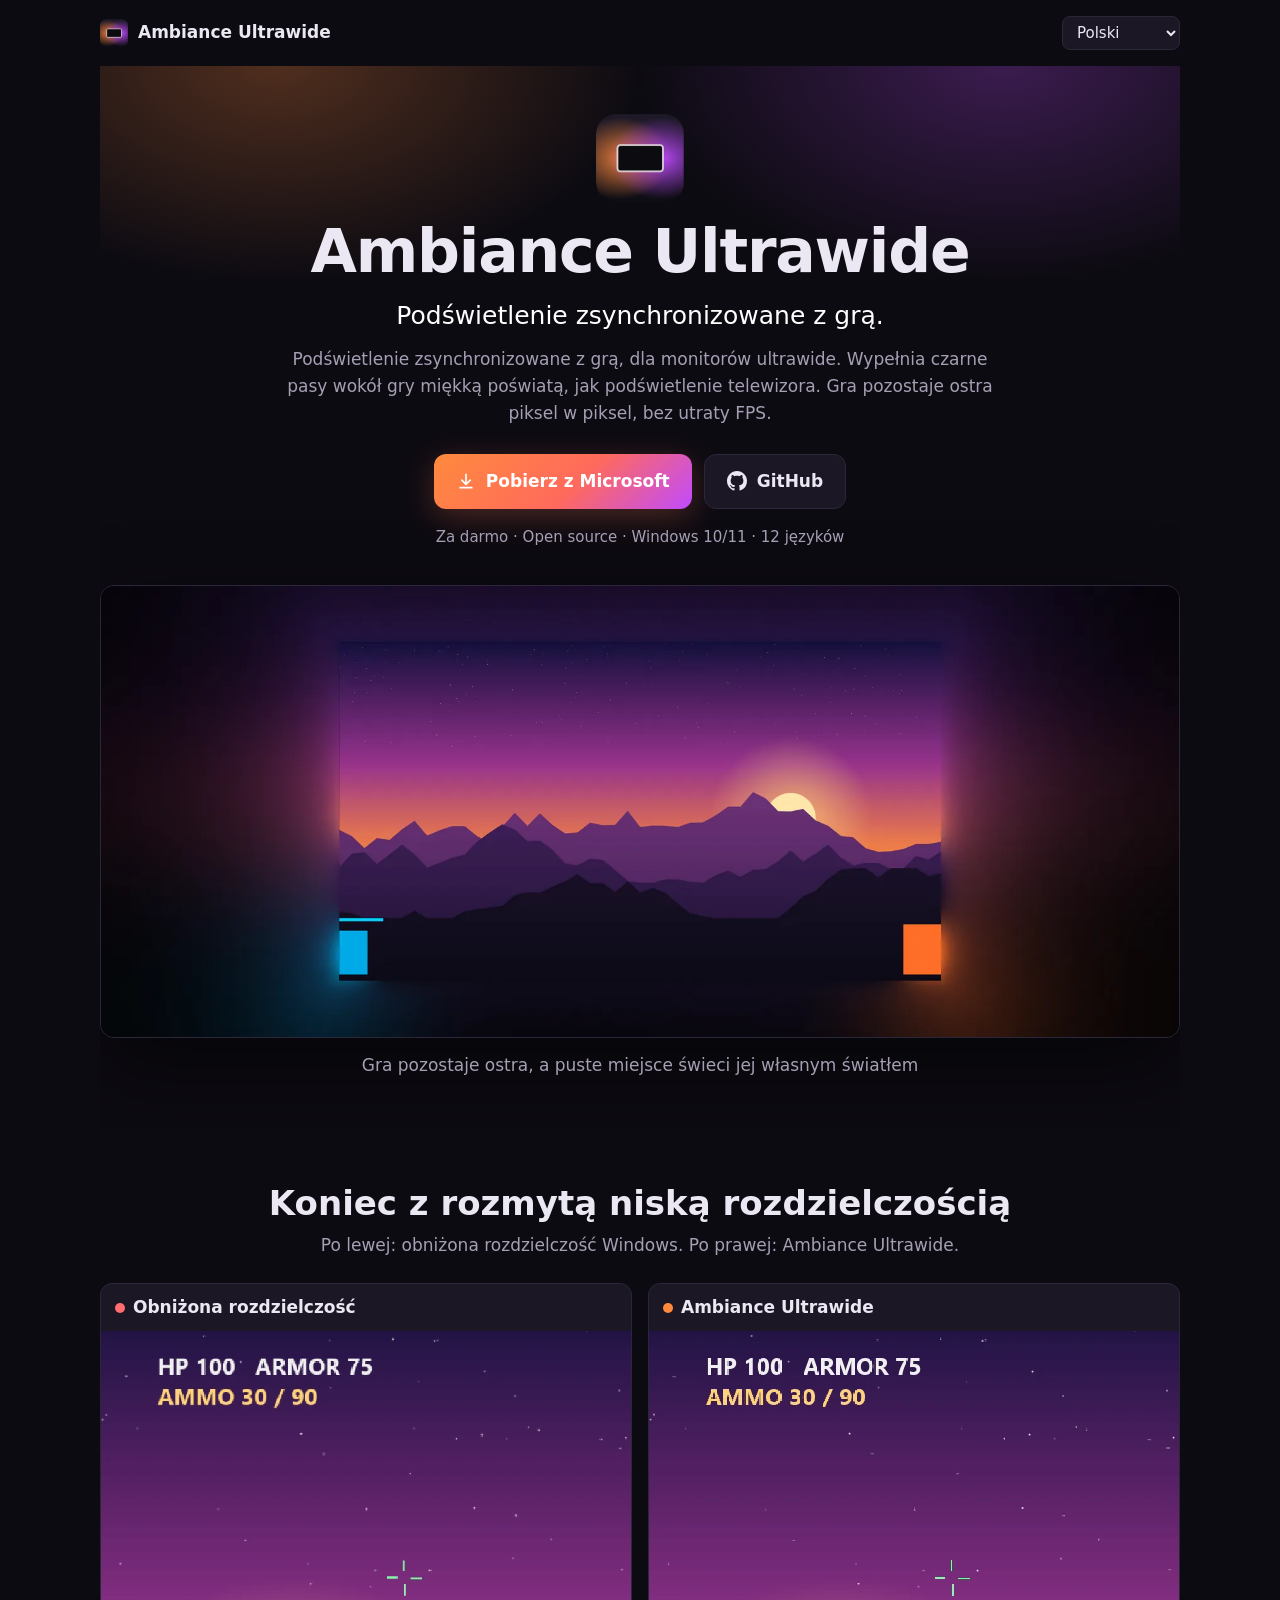
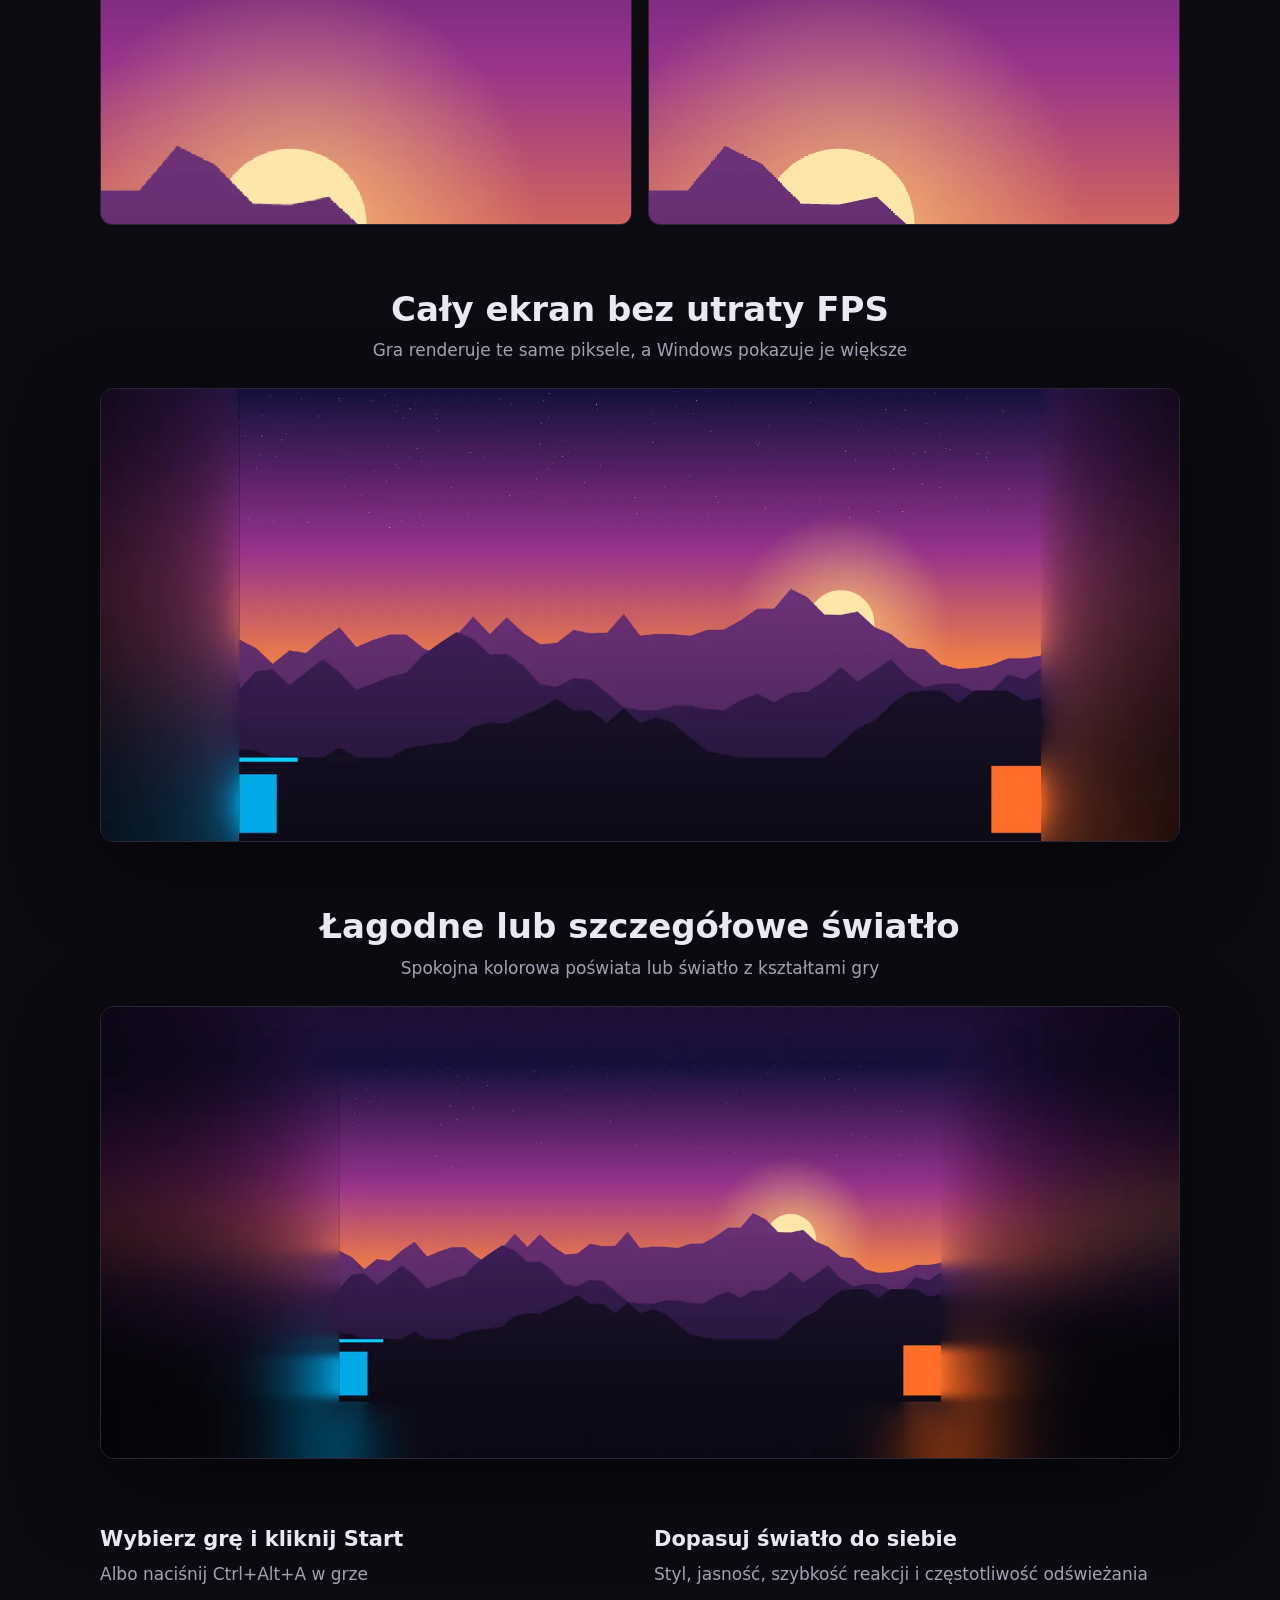
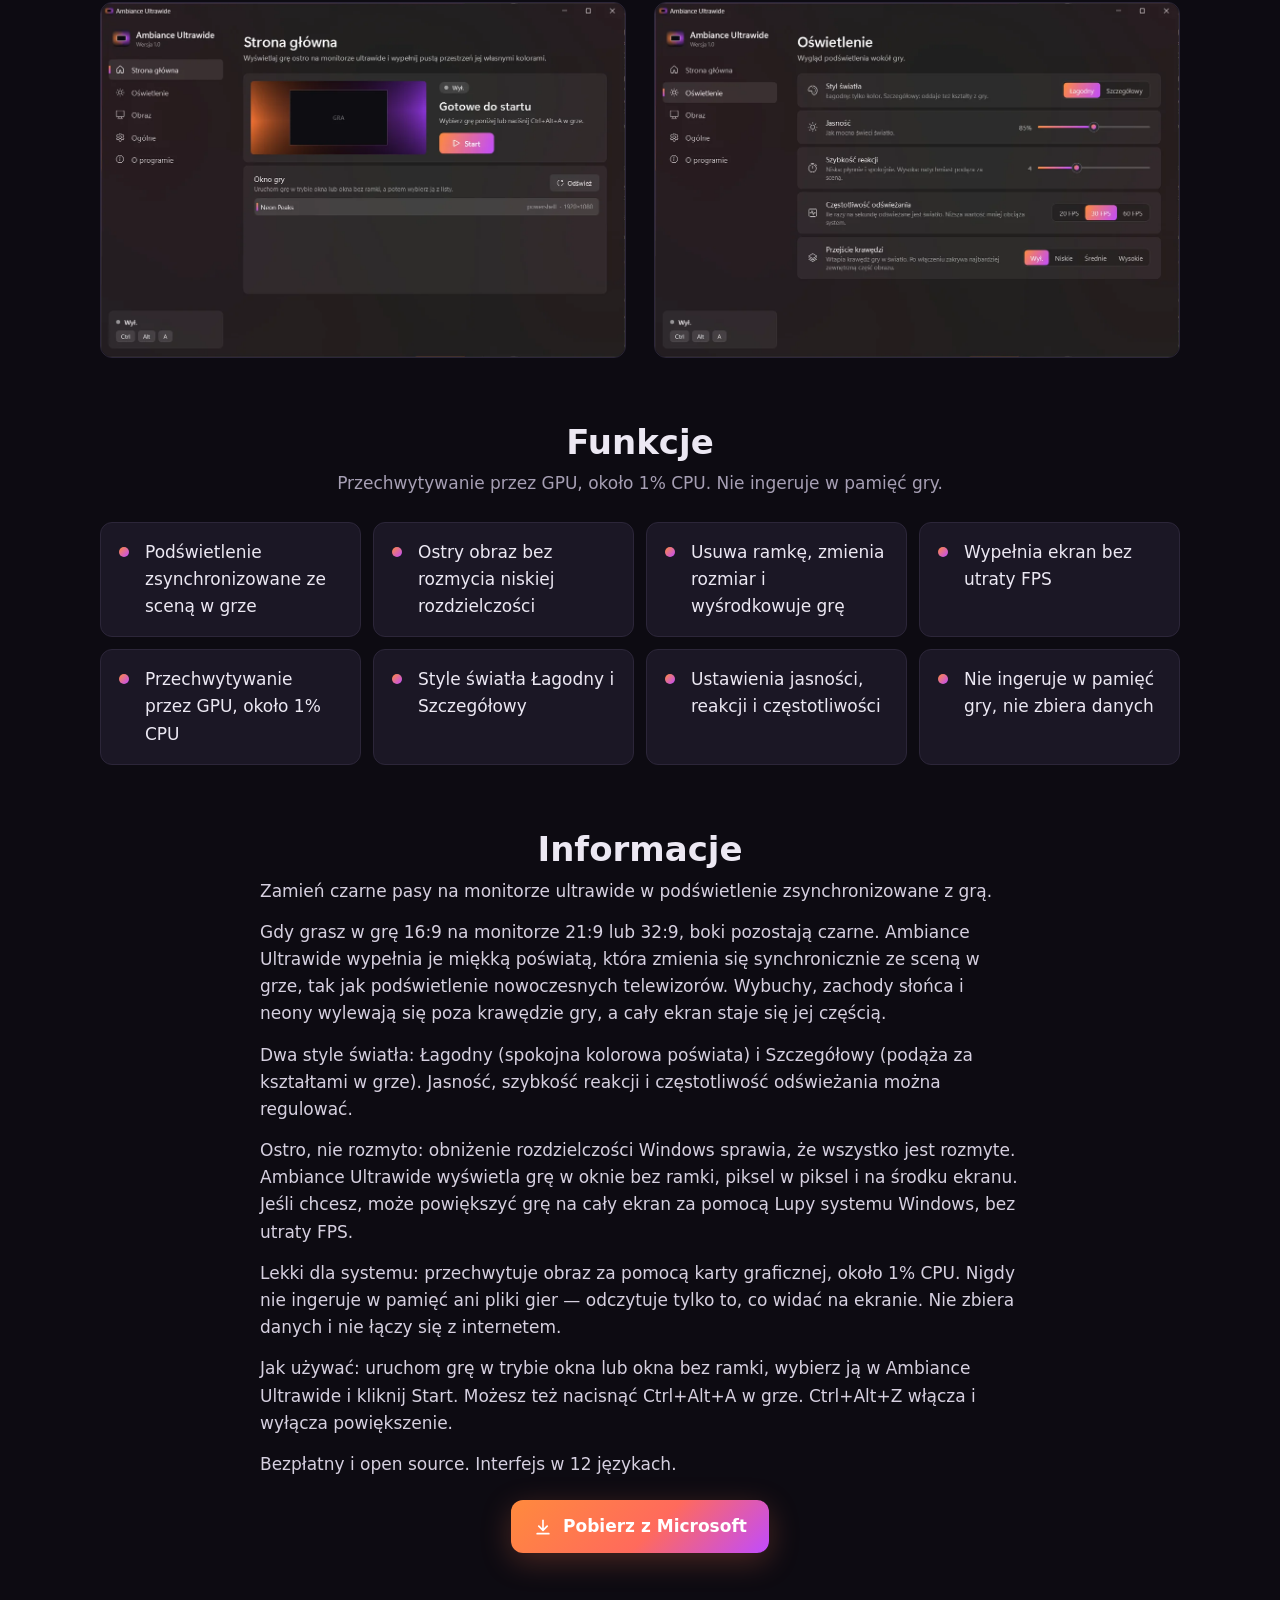
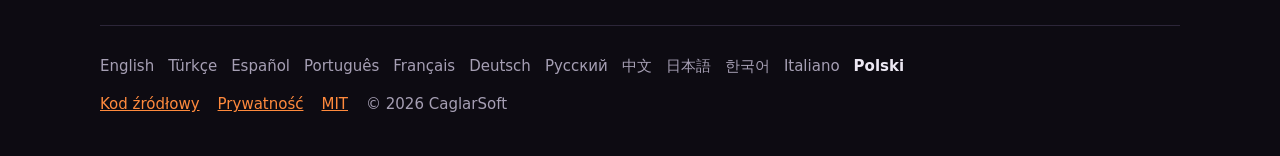
<file: docs/pl/index.html>
<!doctype html>
<html lang="pl">
<head>
<meta charset="utf-8">
<meta name="viewport" content="width=device-width,initial-scale=1">
<title>Ambiance Ultrawide – Podświetlenie zsynchronizowane z grą.</title>
<meta name="description" content="Podświetlenie zsynchronizowane z grą, dla monitorów ultrawide. Wypełnia czarne pasy wokół gry miękką poświatą, jak podświetlenie telewizora. Gra pozostaje ostra piksel w piksel, bez utraty FPS.">
<meta name="keywords" content="ultrawide, podświetlenie, 21:9, gry, rozdzielczość, bez ramki, ostry obraz">
<link rel="canonical" href="https://aahmetcaglarr.github.io/AmbianceUltrawide/pl/">
<link rel="alternate" hreflang="en" href="https://aahmetcaglarr.github.io/AmbianceUltrawide/">
<link rel="alternate" hreflang="tr" href="https://aahmetcaglarr.github.io/AmbianceUltrawide/tr/">
<link rel="alternate" hreflang="es" href="https://aahmetcaglarr.github.io/AmbianceUltrawide/es/">
<link rel="alternate" hreflang="pt-BR" href="https://aahmetcaglarr.github.io/AmbianceUltrawide/pt/">
<link rel="alternate" hreflang="fr" href="https://aahmetcaglarr.github.io/AmbianceUltrawide/fr/">
<link rel="alternate" hreflang="de" href="https://aahmetcaglarr.github.io/AmbianceUltrawide/de/">
<link rel="alternate" hreflang="ru" href="https://aahmetcaglarr.github.io/AmbianceUltrawide/ru/">
<link rel="alternate" hreflang="zh-CN" href="https://aahmetcaglarr.github.io/AmbianceUltrawide/zh/">
<link rel="alternate" hreflang="ja" href="https://aahmetcaglarr.github.io/AmbianceUltrawide/ja/">
<link rel="alternate" hreflang="ko" href="https://aahmetcaglarr.github.io/AmbianceUltrawide/ko/">
<link rel="alternate" hreflang="it" href="https://aahmetcaglarr.github.io/AmbianceUltrawide/it/">
<link rel="alternate" hreflang="pl" href="https://aahmetcaglarr.github.io/AmbianceUltrawide/pl/">
<link rel="alternate" hreflang="x-default" href="https://aahmetcaglarr.github.io/AmbianceUltrawide/">
<meta property="og:type" content="website">
<meta property="og:title" content="Ambiance Ultrawide – Podświetlenie zsynchronizowane z grą.">
<meta property="og:description" content="Podświetlenie zsynchronizowane z grą, dla monitorów ultrawide. Wypełnia czarne pasy wokół gry miękką poświatą, jak podświetlenie telewizora. Gra pozostaje ostra piksel w piksel, bez utraty FPS.">
<meta property="og:url" content="https://aahmetcaglarr.github.io/AmbianceUltrawide/pl/">
<meta property="og:image" content="https://aahmetcaglarr.github.io/AmbianceUltrawide/assets/og.jpg">
<meta name="twitter:card" content="summary_large_image">
<meta name="theme-color" content="#0d0b12">
<link rel="icon" href="../assets/favicon.png">
<link rel="stylesheet" href="../assets/site.css">
<script type="application/ld+json">{"@context": "https://schema.org", "@type": "SoftwareApplication", "name": "Ambiance Ultrawide", "description": "Podświetlenie zsynchronizowane z grą, dla monitorów ultrawide. Wypełnia czarne pasy wokół gry miękką poświatą, jak podświetlenie telewizora. Gra pozostaje ostra piksel w piksel, bez utraty FPS.", "inLanguage": "pl", "url": "https://aahmetcaglarr.github.io/AmbianceUltrawide/pl/", "applicationCategory": "UtilitiesApplication", "applicationSubCategory": "Gaming", "operatingSystem": "Windows 10, Windows 11", "softwareVersion": "1.0.0", "isAccessibleForFree": true, "offers": {"@type": "Offer", "price": "0", "priceCurrency": "USD"}, "downloadUrl": "https://apps.microsoft.com/detail/9N5WW64LNMSH?hl=pl-pl", "installUrl": "https://apps.microsoft.com/detail/9N5WW64LNMSH?hl=pl-pl", "license": "https://github.com/aahmetcaglarr/AmbianceUltrawide/blob/main/LICENSE", "image": "https://aahmetcaglarr.github.io/AmbianceUltrawide/assets/og.jpg", "screenshot": ["https://aahmetcaglarr.github.io/AmbianceUltrawide/assets/hero.webp", "https://aahmetcaglarr.github.io/AmbianceUltrawide/assets/fit.webp", "https://aahmetcaglarr.github.io/AmbianceUltrawide/assets/ui-home-pl.webp"], "featureList": ["Podświetlenie zsynchronizowane ze sceną w grze", "Ostry obraz bez rozmycia niskiej rozdzielczości", "Usuwa ramkę, zmienia rozmiar i wyśrodkowuje grę", "Wypełnia ekran bez utraty FPS", "Przechwytywanie przez GPU, około 1% CPU", "Style światła Łagodny i Szczegółowy", "Ustawienia jasności, reakcji i częstotliwości", "Nie ingeruje w pamięć gry, nie zbiera danych"], "keywords": "ultrawide, podświetlenie, 21:9, gry, rozdzielczość, bez ramki, ostry obraz", "author": {"@type": "Organization", "name": "CaglarSoft"}, "sameAs": ["https://github.com/aahmetcaglarr/AmbianceUltrawide", "https://apps.microsoft.com/detail/9N5WW64LNMSH"]}</script>
</head>
<body>
<div class="wrap">
<header class="top">
<a class="brand" href="../pl/"><img src="../assets/logo.png" width="28" height="28" alt="">Ambiance Ultrawide</a>
<select aria-label="Language" onchange="location.href=this.value"><option value="../">English</option><option value="../tr/">Türkçe</option><option value="../es/">Español</option><option value="../pt/">Português</option><option value="../fr/">Français</option><option value="../de/">Deutsch</option><option value="../ru/">Русский</option><option value="../zh/">中文</option><option value="../ja/">日本語</option><option value="../ko/">한국어</option><option value="../it/">Italiano</option><option value="../pl/" selected>Polski</option></select>
</header>
<main>
<div class="hero">
<img class="logo" src="../assets/logo.png" width="88" height="88" alt="Ambiance Ultrawide">
<h1>Ambiance Ultrawide</h1>
<p class="tag">Podświetlenie zsynchronizowane z grą.</p>
<p class="lead">Podświetlenie zsynchronizowane z grą, dla monitorów ultrawide. Wypełnia czarne pasy wokół gry miękką poświatą, jak podświetlenie telewizora. Gra pozostaje ostra piksel w piksel, bez utraty FPS.</p>
<div class="cta">
<a class="btn primary" href="https://apps.microsoft.com/detail/9N5WW64LNMSH?hl=pl-pl"><svg viewBox="0 0 24 24" aria-hidden="true"><path d="M12 3a1 1 0 011 1v9.6l3.3-3.3a1 1 0 111.4 1.4l-5 5a1 1 0 01-1.4 0l-5-5a1 1 0 111.4-1.4l3.3 3.3V4a1 1 0 011-1zM5 19h14a1 1 0 110 2H5a1 1 0 110-2z"/></svg>Pobierz z Microsoft</a>
<a class="btn ghost" href="https://github.com/aahmetcaglarr/AmbianceUltrawide"><svg viewBox="0 0 16 16" aria-hidden="true"><path d="M8 0C3.58 0 0 3.58 0 8c0 3.54 2.29 6.53 5.47 7.59.4.07.55-.17.55-.38 0-.19-.01-.82-.01-1.49-2.01.37-2.53-.49-2.69-.94-.09-.23-.48-.94-.82-1.13-.28-.15-.68-.52-.01-.53.63-.01 1.08.58 1.23.82.72 1.21 1.87.87 2.33.66.07-.52.28-.87.51-1.07-1.78-.2-3.64-.89-3.64-3.95 0-.87.31-1.59.82-2.15-.08-.2-.36-1.02.08-2.12 0 0 .67-.21 2.2.82.64-.18 1.32-.27 2-.27.68 0 1.36.09 2 .27 1.53-1.04 2.2-.82 2.2-.82.44 1.1.16 1.92.08 2.12.51.56.82 1.27.82 2.15 0 3.07-1.87 3.75-3.65 3.95.29.25.54.73.54 1.48 0 1.07-.01 1.93-.01 2.2 0 .21.15.46.55.38A8.013 8.013 0 0016 8c0-4.42-3.58-8-8-8z"/></svg>GitHub</a>
</div>
<p class="facts">Za darmo · Open source · Windows 10/11 · 12 języków</p>
<div class="shot"><img src="../assets/hero.webp" width="1720" height="720" alt="Kolory gry zamiast czarnych pasów" fetchpriority="high"></div>
<p class="sub" style="margin-top:14px">Gra pozostaje ostra, a puste miejsce świeci jej własnym światłem</p>
</div>

<section>
<h2>Koniec z rozmytą niską rozdzielczością</h2>
<p class="sub">Po lewej: obniżona rozdzielczość Windows.  Po prawej: Ambiance Ultrawide.</p>
<div class="compare">
<figure><figcaption><span class="dot" style="background:#ff6e6e"></span>Obniżona rozdzielczość</figcaption><img src="../assets/compare-blur.webp" width="840" height="780" alt="Obniżona rozdzielczość" loading="lazy" decoding="async"></figure>
<figure><figcaption><span class="dot" style="background:var(--orange)"></span>Ambiance Ultrawide</figcaption><img src="../assets/compare-sharp.webp" width="840" height="780" alt="Ambiance Ultrawide" loading="lazy" decoding="async"></figure>
</div>
</section>

<section>
<h2>Cały ekran bez utraty FPS</h2>
<p class="sub">Gra renderuje te same piksele, a Windows pokazuje je większe</p>
<div class="shot" style="margin-top:0"><img src="../assets/fit.webp" width="1720" height="720" alt="Cały ekran bez utraty FPS" loading="lazy" decoding="async"></div>
</section>

<section>
<h2>Łagodne lub szczegółowe światło</h2>
<p class="sub">Spokojna kolorowa poświata lub światło z kształtami gry</p>
<div class="shot" style="margin-top:0"><img src="../assets/detail.webp" width="1720" height="720" alt="Łagodne lub szczegółowe światło" loading="lazy" decoding="async"></div>
</section>

<section>
<div class="ui">
<div><h3>Wybierz grę i kliknij Start</h3><p>Albo naciśnij Ctrl+Alt+A w grze</p><img src="../assets/ui-home-pl.webp" width="1100" height="743" alt="Wybierz grę i kliknij Start" loading="lazy" decoding="async"></div>
<div><h3>Dopasuj światło do siebie</h3><p>Styl, jasność, szybkość reakcji i częstotliwość odświeżania</p><img src="../assets/ui-light-pl.webp" width="1100" height="743" alt="Dopasuj światło do siebie" loading="lazy" decoding="async"></div>
</div>
</section>

<section>
<h2>Funkcje</h2>
<p class="sub">Przechwytywanie przez GPU, około 1% CPU. Nie ingeruje w pamięć gry.</p>
<ul class="feat"><li>Podświetlenie zsynchronizowane ze sceną w grze</li><li>Ostry obraz bez rozmycia niskiej rozdzielczości</li><li>Usuwa ramkę, zmienia rozmiar i wyśrodkowuje grę</li><li>Wypełnia ekran bez utraty FPS</li><li>Przechwytywanie przez GPU, około 1% CPU</li><li>Style światła Łagodny i Szczegółowy</li><li>Ustawienia jasności, reakcji i częstotliwości</li><li>Nie ingeruje w pamięć gry, nie zbiera danych</li></ul>
</section>

<section>
<h2>Informacje</h2>
<div class="about"><p>Zamień czarne pasy na monitorze ultrawide w podświetlenie zsynchronizowane z grą.</p><p>Gdy grasz w grę 16:9 na monitorze 21:9 lub 32:9, boki pozostają czarne. Ambiance Ultrawide wypełnia je miękką poświatą, która zmienia się synchronicznie ze sceną w grze, tak jak podświetlenie nowoczesnych telewizorów. Wybuchy, zachody słońca i neony wylewają się poza krawędzie gry, a cały ekran staje się jej częścią.</p><p>Dwa style światła: Łagodny (spokojna kolorowa poświata) i Szczegółowy (podąża za kształtami w grze). Jasność, szybkość reakcji i częstotliwość odświeżania można regulować.</p><p>Ostro, nie rozmyto: obniżenie rozdzielczości Windows sprawia, że wszystko jest rozmyte. Ambiance Ultrawide wyświetla grę w oknie bez ramki, piksel w piksel i na środku ekranu. Jeśli chcesz, może powiększyć grę na cały ekran za pomocą Lupy systemu Windows, bez utraty FPS.</p><p>Lekki dla systemu: przechwytuje obraz za pomocą karty graficznej, około 1% CPU. Nigdy nie ingeruje w pamięć ani pliki gier — odczytuje tylko to, co widać na ekranie. Nie zbiera danych i nie łączy się z internetem.</p><p>Jak używać: uruchom grę w trybie okna lub okna bez ramki, wybierz ją w Ambiance Ultrawide i kliknij Start. Możesz też nacisnąć Ctrl+Alt+A w grze. Ctrl+Alt+Z włącza i wyłącza powiększenie.</p><p>Bezpłatny i open source. Interfejs w 12 językach.</p></div>
<div class="cta" style="margin-top:22px"><a class="btn primary" href="https://apps.microsoft.com/detail/9N5WW64LNMSH?hl=pl-pl"><svg viewBox="0 0 24 24" aria-hidden="true"><path d="M12 3a1 1 0 011 1v9.6l3.3-3.3a1 1 0 111.4 1.4l-5 5a1 1 0 01-1.4 0l-5-5a1 1 0 111.4-1.4l3.3 3.3V4a1 1 0 011-1zM5 19h14a1 1 0 110 2H5a1 1 0 110-2z"/></svg>Pobierz z Microsoft</a></div>
</section>
</main>

<footer>
<nav aria-label="Language"><a href="../" hreflang="en" lang="en">English</a><a href="../tr/" hreflang="tr" lang="tr">Türkçe</a><a href="../es/" hreflang="es" lang="es">Español</a><a href="../pt/" hreflang="pt-BR" lang="pt-BR">Português</a><a href="../fr/" hreflang="fr" lang="fr">Français</a><a href="../de/" hreflang="de" lang="de">Deutsch</a><a href="../ru/" hreflang="ru" lang="ru">Русский</a><a href="../zh/" hreflang="zh-CN" lang="zh-CN">中文</a><a href="../ja/" hreflang="ja" lang="ja">日本語</a><a href="../ko/" hreflang="ko" lang="ko">한국어</a><a href="../it/" hreflang="it" lang="it">Italiano</a><a href="../pl/" hreflang="pl" lang="pl" aria-current="page">Polski</a></nav>
<div class="links">
<a href="https://github.com/aahmetcaglarr/AmbianceUltrawide">Kod źródłowy</a>
<a href="https://github.com/aahmetcaglarr/AmbianceUltrawide/blob/main/PRIVACY.md">Prywatność</a>
<a href="https://github.com/aahmetcaglarr/AmbianceUltrawide/blob/main/LICENSE">MIT</a>
<span>© 2026 CaglarSoft</span>
</div>
</footer>
</div>
</body>
</html>
</file>
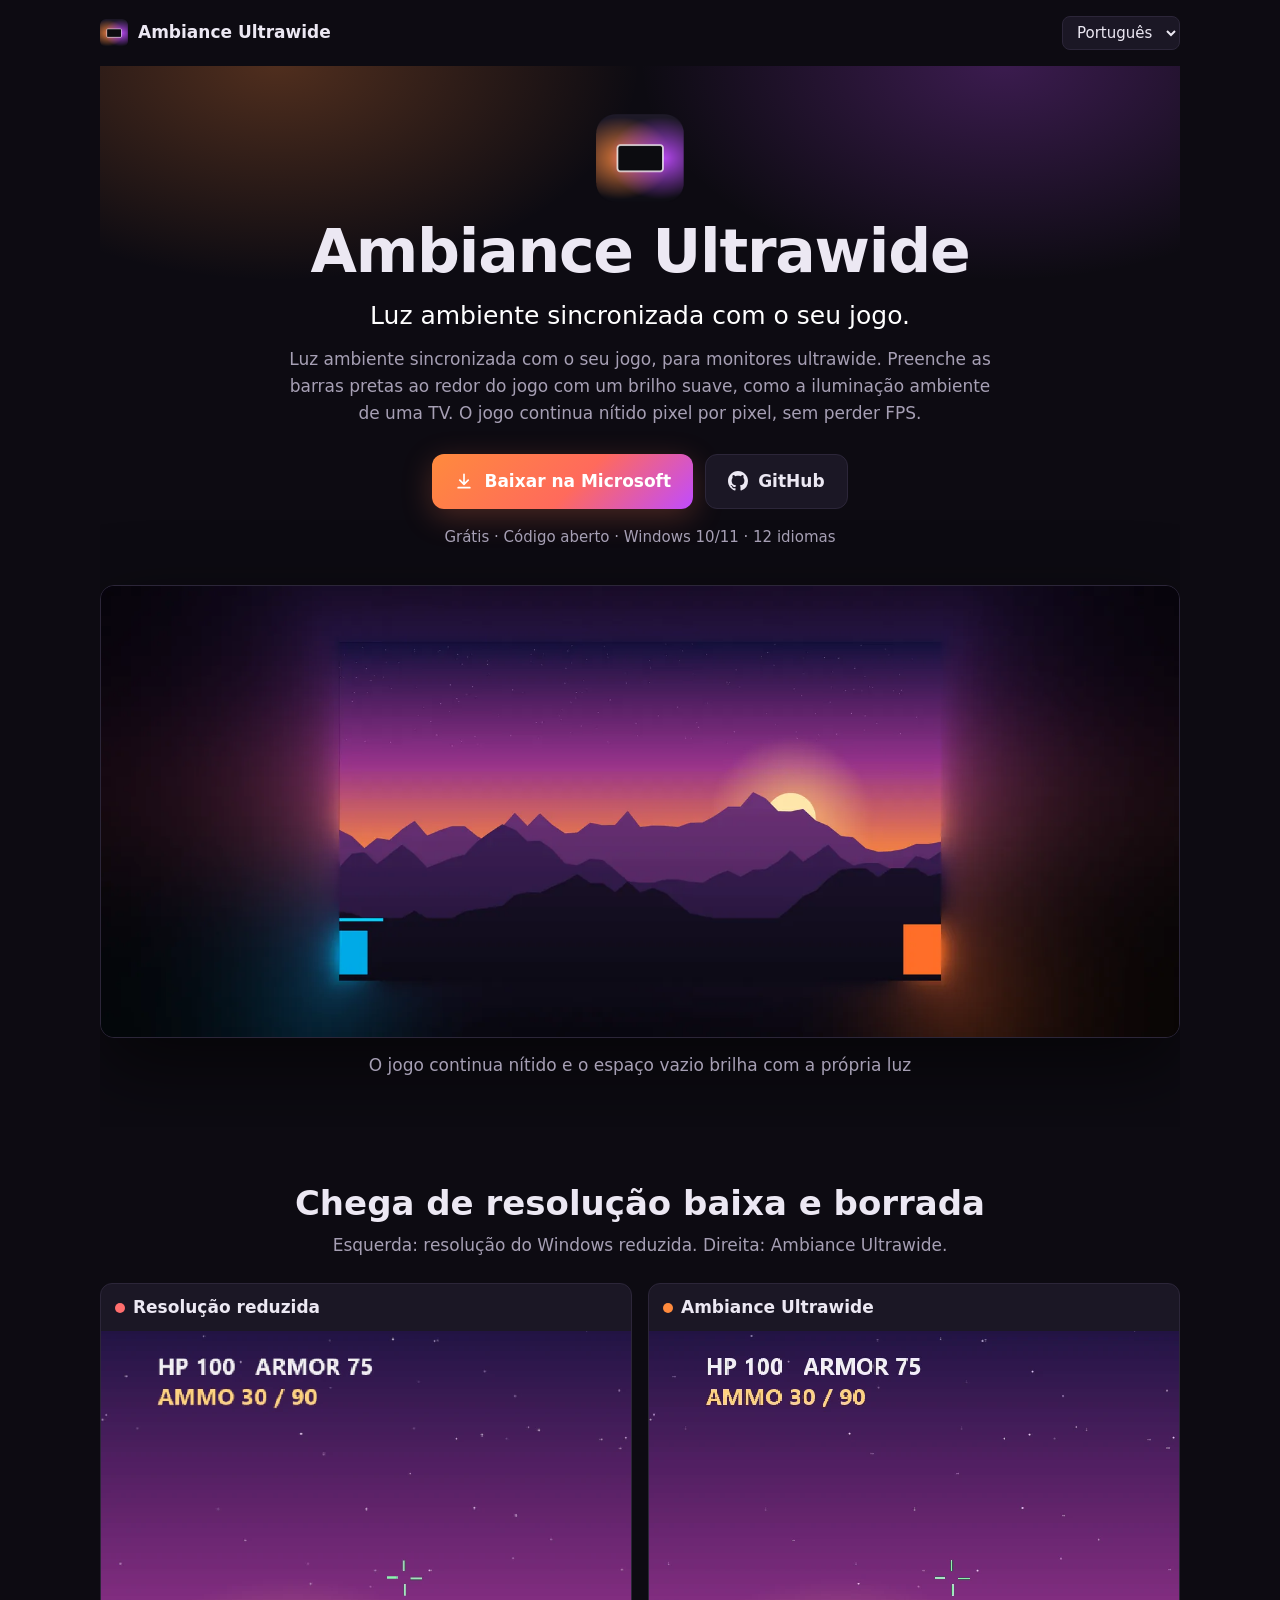
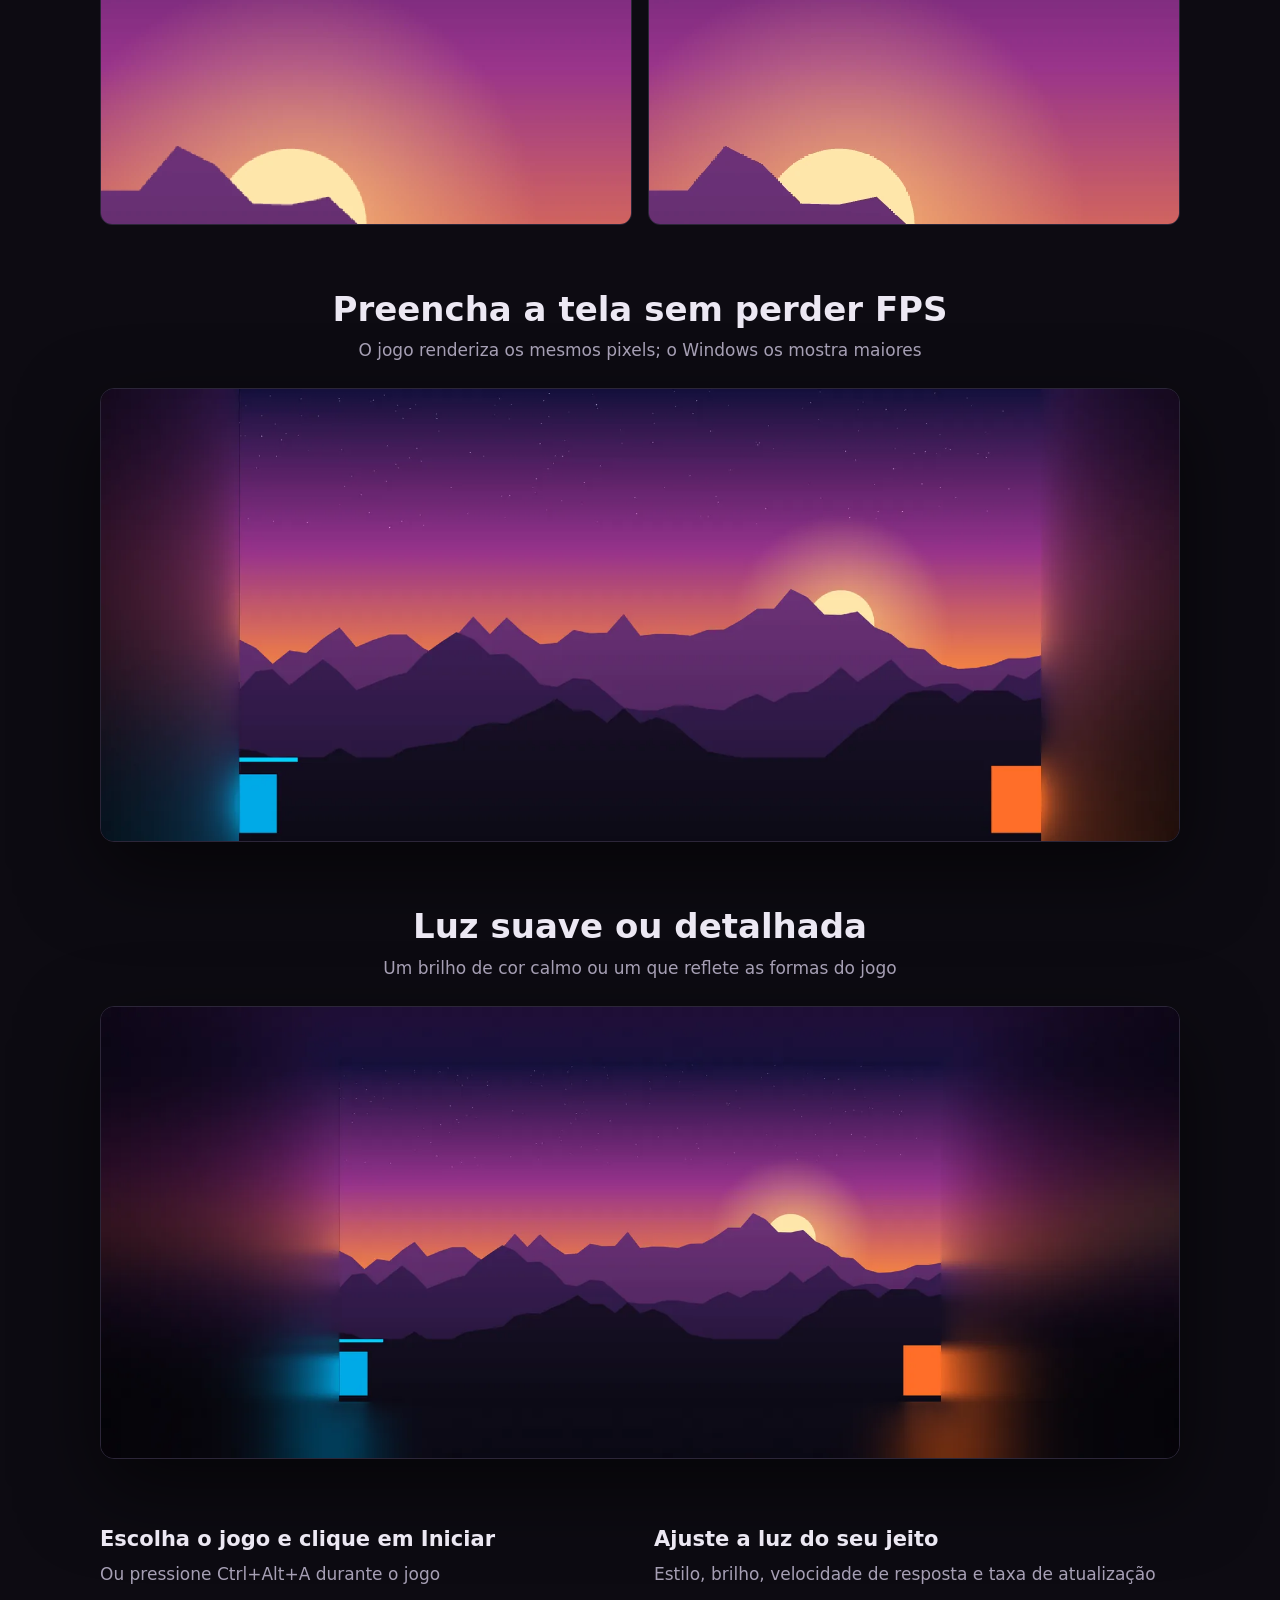
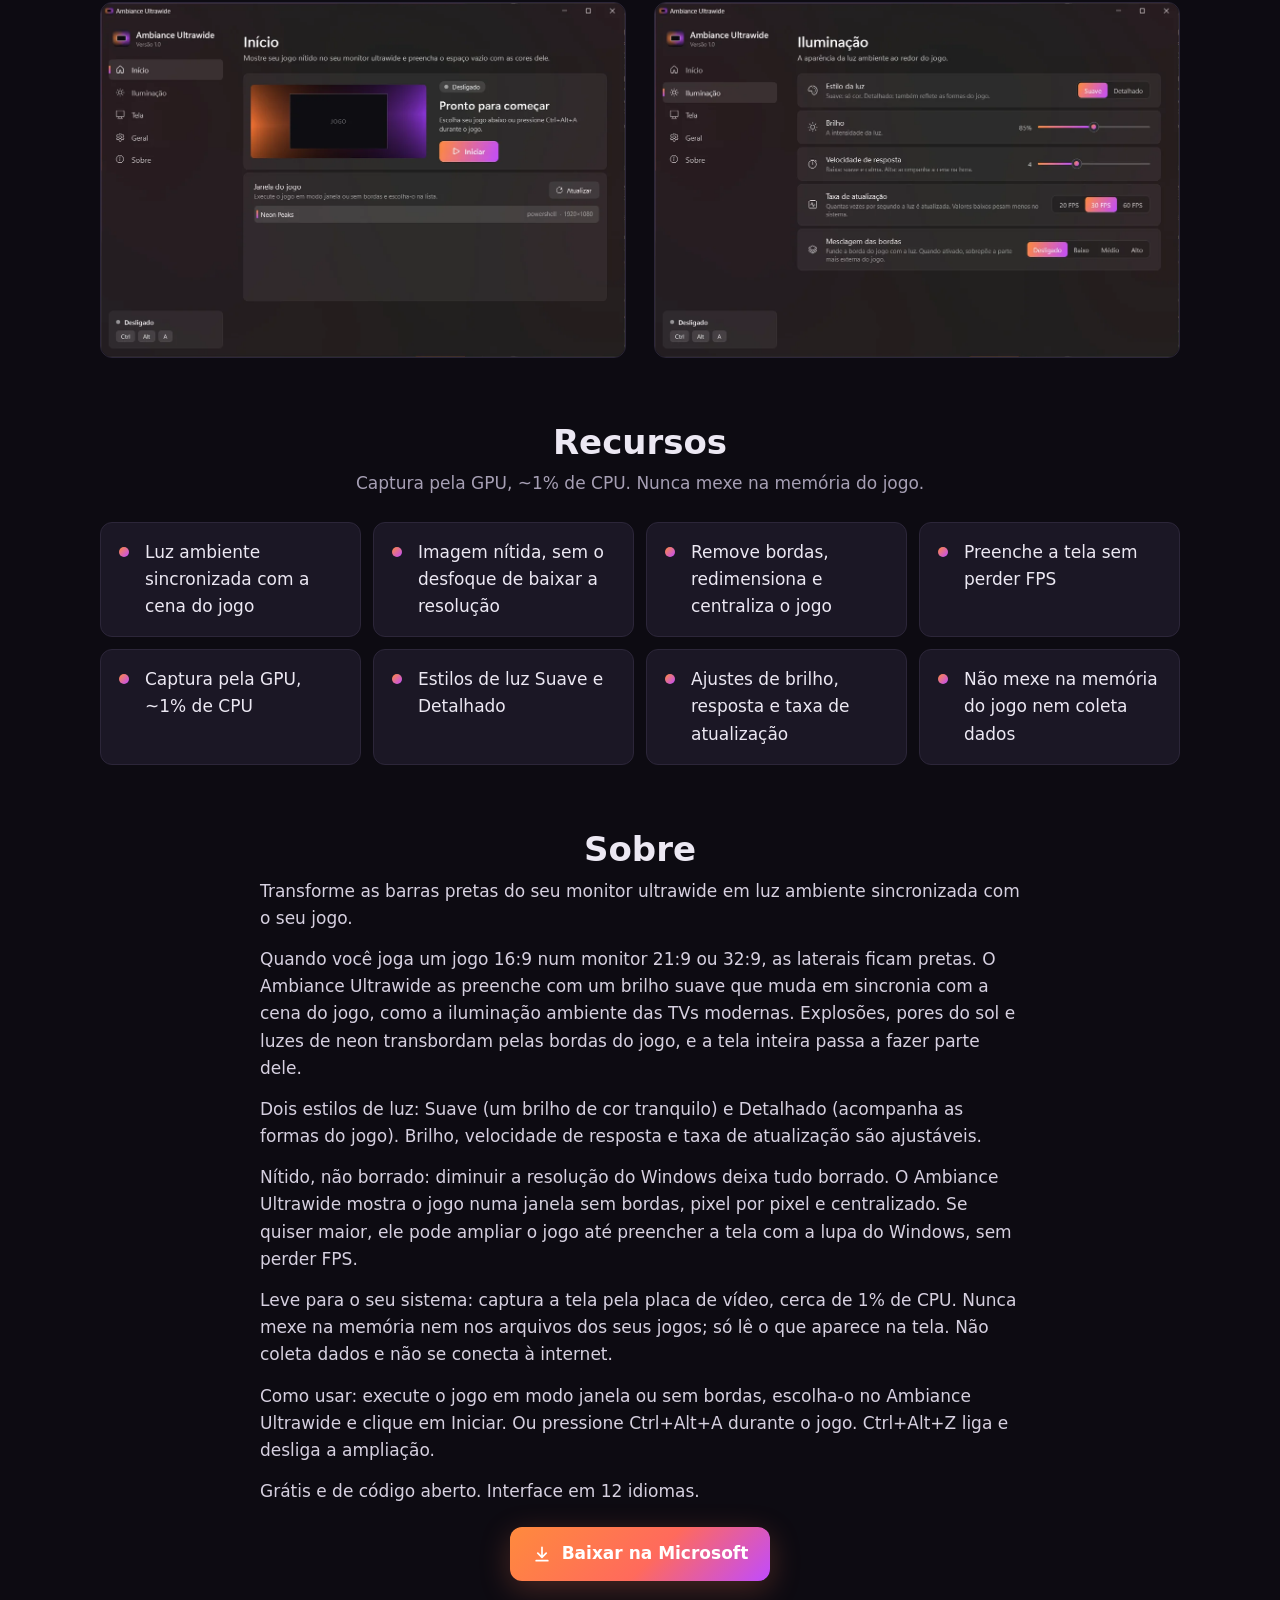
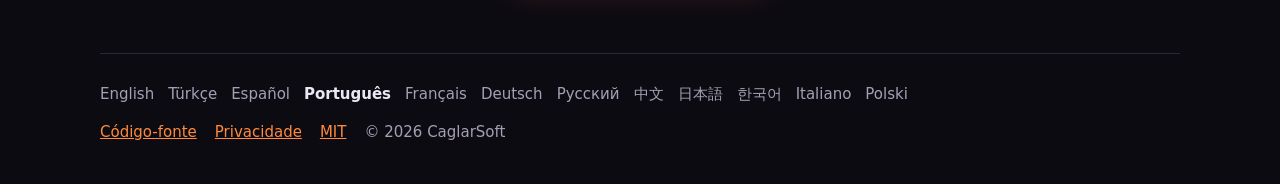
<file: docs/pt/index.html>
<!doctype html>
<html lang="pt-BR">
<head>
<meta charset="utf-8">
<meta name="viewport" content="width=device-width,initial-scale=1">
<title>Ambiance Ultrawide – Luz ambiente sincronizada com o seu jogo.</title>
<meta name="description" content="Luz ambiente sincronizada com o seu jogo, para monitores ultrawide. Preenche as barras pretas ao redor do jogo com um brilho suave, como a iluminação ambiente de uma TV. O jogo continua nítido pixel por pixel, sem perder FPS.">
<meta name="keywords" content="ultrawide, luz ambiente, 21:9, jogos, resolução, sem bordas, imagem nítida">
<link rel="canonical" href="https://aahmetcaglarr.github.io/AmbianceUltrawide/pt/">
<link rel="alternate" hreflang="en" href="https://aahmetcaglarr.github.io/AmbianceUltrawide/">
<link rel="alternate" hreflang="tr" href="https://aahmetcaglarr.github.io/AmbianceUltrawide/tr/">
<link rel="alternate" hreflang="es" href="https://aahmetcaglarr.github.io/AmbianceUltrawide/es/">
<link rel="alternate" hreflang="pt-BR" href="https://aahmetcaglarr.github.io/AmbianceUltrawide/pt/">
<link rel="alternate" hreflang="fr" href="https://aahmetcaglarr.github.io/AmbianceUltrawide/fr/">
<link rel="alternate" hreflang="de" href="https://aahmetcaglarr.github.io/AmbianceUltrawide/de/">
<link rel="alternate" hreflang="ru" href="https://aahmetcaglarr.github.io/AmbianceUltrawide/ru/">
<link rel="alternate" hreflang="zh-CN" href="https://aahmetcaglarr.github.io/AmbianceUltrawide/zh/">
<link rel="alternate" hreflang="ja" href="https://aahmetcaglarr.github.io/AmbianceUltrawide/ja/">
<link rel="alternate" hreflang="ko" href="https://aahmetcaglarr.github.io/AmbianceUltrawide/ko/">
<link rel="alternate" hreflang="it" href="https://aahmetcaglarr.github.io/AmbianceUltrawide/it/">
<link rel="alternate" hreflang="pl" href="https://aahmetcaglarr.github.io/AmbianceUltrawide/pl/">
<link rel="alternate" hreflang="x-default" href="https://aahmetcaglarr.github.io/AmbianceUltrawide/">
<meta property="og:type" content="website">
<meta property="og:title" content="Ambiance Ultrawide – Luz ambiente sincronizada com o seu jogo.">
<meta property="og:description" content="Luz ambiente sincronizada com o seu jogo, para monitores ultrawide. Preenche as barras pretas ao redor do jogo com um brilho suave, como a iluminação ambiente de uma TV. O jogo continua nítido pixel por pixel, sem perder FPS.">
<meta property="og:url" content="https://aahmetcaglarr.github.io/AmbianceUltrawide/pt/">
<meta property="og:image" content="https://aahmetcaglarr.github.io/AmbianceUltrawide/assets/og.jpg">
<meta name="twitter:card" content="summary_large_image">
<meta name="theme-color" content="#0d0b12">
<link rel="icon" href="../assets/favicon.png">
<link rel="stylesheet" href="../assets/site.css">
<script type="application/ld+json">{"@context": "https://schema.org", "@type": "SoftwareApplication", "name": "Ambiance Ultrawide", "description": "Luz ambiente sincronizada com o seu jogo, para monitores ultrawide. Preenche as barras pretas ao redor do jogo com um brilho suave, como a iluminação ambiente de uma TV. O jogo continua nítido pixel por pixel, sem perder FPS.", "inLanguage": "pt-BR", "url": "https://aahmetcaglarr.github.io/AmbianceUltrawide/pt/", "applicationCategory": "UtilitiesApplication", "applicationSubCategory": "Gaming", "operatingSystem": "Windows 10, Windows 11", "softwareVersion": "1.0.0", "isAccessibleForFree": true, "offers": {"@type": "Offer", "price": "0", "priceCurrency": "USD"}, "downloadUrl": "https://apps.microsoft.com/detail/9N5WW64LNMSH?hl=pt-br", "installUrl": "https://apps.microsoft.com/detail/9N5WW64LNMSH?hl=pt-br", "license": "https://github.com/aahmetcaglarr/AmbianceUltrawide/blob/main/LICENSE", "image": "https://aahmetcaglarr.github.io/AmbianceUltrawide/assets/og.jpg", "screenshot": ["https://aahmetcaglarr.github.io/AmbianceUltrawide/assets/hero.webp", "https://aahmetcaglarr.github.io/AmbianceUltrawide/assets/fit.webp", "https://aahmetcaglarr.github.io/AmbianceUltrawide/assets/ui-home-pt.webp"], "featureList": ["Luz ambiente sincronizada com a cena do jogo", "Imagem nítida, sem o desfoque de baixar a resolução", "Remove bordas, redimensiona e centraliza o jogo", "Preenche a tela sem perder FPS", "Captura pela GPU, ~1% de CPU", "Estilos de luz Suave e Detalhado", "Ajustes de brilho, resposta e taxa de atualização", "Não mexe na memória do jogo nem coleta dados"], "keywords": "ultrawide, luz ambiente, 21:9, jogos, resolução, sem bordas, imagem nítida", "author": {"@type": "Organization", "name": "CaglarSoft"}, "sameAs": ["https://github.com/aahmetcaglarr/AmbianceUltrawide", "https://apps.microsoft.com/detail/9N5WW64LNMSH"]}</script>
</head>
<body>
<div class="wrap">
<header class="top">
<a class="brand" href="../pt/"><img src="../assets/logo.png" width="28" height="28" alt="">Ambiance Ultrawide</a>
<select aria-label="Language" onchange="location.href=this.value"><option value="../">English</option><option value="../tr/">Türkçe</option><option value="../es/">Español</option><option value="../pt/" selected>Português</option><option value="../fr/">Français</option><option value="../de/">Deutsch</option><option value="../ru/">Русский</option><option value="../zh/">中文</option><option value="../ja/">日本語</option><option value="../ko/">한국어</option><option value="../it/">Italiano</option><option value="../pl/">Polski</option></select>
</header>
<main>
<div class="hero">
<img class="logo" src="../assets/logo.png" width="88" height="88" alt="Ambiance Ultrawide">
<h1>Ambiance Ultrawide</h1>
<p class="tag">Luz ambiente sincronizada com o seu jogo.</p>
<p class="lead">Luz ambiente sincronizada com o seu jogo, para monitores ultrawide. Preenche as barras pretas ao redor do jogo com um brilho suave, como a iluminação ambiente de uma TV. O jogo continua nítido pixel por pixel, sem perder FPS.</p>
<div class="cta">
<a class="btn primary" href="https://apps.microsoft.com/detail/9N5WW64LNMSH?hl=pt-br"><svg viewBox="0 0 24 24" aria-hidden="true"><path d="M12 3a1 1 0 011 1v9.6l3.3-3.3a1 1 0 111.4 1.4l-5 5a1 1 0 01-1.4 0l-5-5a1 1 0 111.4-1.4l3.3 3.3V4a1 1 0 011-1zM5 19h14a1 1 0 110 2H5a1 1 0 110-2z"/></svg>Baixar na Microsoft</a>
<a class="btn ghost" href="https://github.com/aahmetcaglarr/AmbianceUltrawide"><svg viewBox="0 0 16 16" aria-hidden="true"><path d="M8 0C3.58 0 0 3.58 0 8c0 3.54 2.29 6.53 5.47 7.59.4.07.55-.17.55-.38 0-.19-.01-.82-.01-1.49-2.01.37-2.53-.49-2.69-.94-.09-.23-.48-.94-.82-1.13-.28-.15-.68-.52-.01-.53.63-.01 1.08.58 1.23.82.72 1.21 1.87.87 2.33.66.07-.52.28-.87.51-1.07-1.78-.2-3.64-.89-3.64-3.95 0-.87.31-1.59.82-2.15-.08-.2-.36-1.02.08-2.12 0 0 .67-.21 2.2.82.64-.18 1.32-.27 2-.27.68 0 1.36.09 2 .27 1.53-1.04 2.2-.82 2.2-.82.44 1.1.16 1.92.08 2.12.51.56.82 1.27.82 2.15 0 3.07-1.87 3.75-3.65 3.95.29.25.54.73.54 1.48 0 1.07-.01 1.93-.01 2.2 0 .21.15.46.55.38A8.013 8.013 0 0016 8c0-4.42-3.58-8-8-8z"/></svg>GitHub</a>
</div>
<p class="facts">Grátis · Código aberto · Windows 10/11 · 12 idiomas</p>
<div class="shot"><img src="../assets/hero.webp" width="1720" height="720" alt="As cores do seu jogo no lugar das barras pretas" fetchpriority="high"></div>
<p class="sub" style="margin-top:14px">O jogo continua nítido e o espaço vazio brilha com a própria luz</p>
</div>

<section>
<h2>Chega de resolução baixa e borrada</h2>
<p class="sub">Esquerda: resolução do Windows reduzida.  Direita: Ambiance Ultrawide.</p>
<div class="compare">
<figure><figcaption><span class="dot" style="background:#ff6e6e"></span>Resolução reduzida</figcaption><img src="../assets/compare-blur.webp" width="840" height="780" alt="Resolução reduzida" loading="lazy" decoding="async"></figure>
<figure><figcaption><span class="dot" style="background:var(--orange)"></span>Ambiance Ultrawide</figcaption><img src="../assets/compare-sharp.webp" width="840" height="780" alt="Ambiance Ultrawide" loading="lazy" decoding="async"></figure>
</div>
</section>

<section>
<h2>Preencha a tela sem perder FPS</h2>
<p class="sub">O jogo renderiza os mesmos pixels; o Windows os mostra maiores</p>
<div class="shot" style="margin-top:0"><img src="../assets/fit.webp" width="1720" height="720" alt="Preencha a tela sem perder FPS" loading="lazy" decoding="async"></div>
</section>

<section>
<h2>Luz suave ou detalhada</h2>
<p class="sub">Um brilho de cor calmo ou um que reflete as formas do jogo</p>
<div class="shot" style="margin-top:0"><img src="../assets/detail.webp" width="1720" height="720" alt="Luz suave ou detalhada" loading="lazy" decoding="async"></div>
</section>

<section>
<div class="ui">
<div><h3>Escolha o jogo e clique em Iniciar</h3><p>Ou pressione Ctrl+Alt+A durante o jogo</p><img src="../assets/ui-home-pt.webp" width="1100" height="743" alt="Escolha o jogo e clique em Iniciar" loading="lazy" decoding="async"></div>
<div><h3>Ajuste a luz do seu jeito</h3><p>Estilo, brilho, velocidade de resposta e taxa de atualização</p><img src="../assets/ui-light-pt.webp" width="1100" height="743" alt="Ajuste a luz do seu jeito" loading="lazy" decoding="async"></div>
</div>
</section>

<section>
<h2>Recursos</h2>
<p class="sub">Captura pela GPU, ~1% de CPU. Nunca mexe na memória do jogo.</p>
<ul class="feat"><li>Luz ambiente sincronizada com a cena do jogo</li><li>Imagem nítida, sem o desfoque de baixar a resolução</li><li>Remove bordas, redimensiona e centraliza o jogo</li><li>Preenche a tela sem perder FPS</li><li>Captura pela GPU, ~1% de CPU</li><li>Estilos de luz Suave e Detalhado</li><li>Ajustes de brilho, resposta e taxa de atualização</li><li>Não mexe na memória do jogo nem coleta dados</li></ul>
</section>

<section>
<h2>Sobre</h2>
<div class="about"><p>Transforme as barras pretas do seu monitor ultrawide em luz ambiente sincronizada com o seu jogo.</p><p>Quando você joga um jogo 16:9 num monitor 21:9 ou 32:9, as laterais ficam pretas. O Ambiance Ultrawide as preenche com um brilho suave que muda em sincronia com a cena do jogo, como a iluminação ambiente das TVs modernas. Explosões, pores do sol e luzes de neon transbordam pelas bordas do jogo, e a tela inteira passa a fazer parte dele.</p><p>Dois estilos de luz: Suave (um brilho de cor tranquilo) e Detalhado (acompanha as formas do jogo). Brilho, velocidade de resposta e taxa de atualização são ajustáveis.</p><p>Nítido, não borrado: diminuir a resolução do Windows deixa tudo borrado. O Ambiance Ultrawide mostra o jogo numa janela sem bordas, pixel por pixel e centralizado. Se quiser maior, ele pode ampliar o jogo até preencher a tela com a lupa do Windows, sem perder FPS.</p><p>Leve para o seu sistema: captura a tela pela placa de vídeo, cerca de 1% de CPU. Nunca mexe na memória nem nos arquivos dos seus jogos; só lê o que aparece na tela. Não coleta dados e não se conecta à internet.</p><p>Como usar: execute o jogo em modo janela ou sem bordas, escolha-o no Ambiance Ultrawide e clique em Iniciar. Ou pressione Ctrl+Alt+A durante o jogo. Ctrl+Alt+Z liga e desliga a ampliação.</p><p>Grátis e de código aberto. Interface em 12 idiomas.</p></div>
<div class="cta" style="margin-top:22px"><a class="btn primary" href="https://apps.microsoft.com/detail/9N5WW64LNMSH?hl=pt-br"><svg viewBox="0 0 24 24" aria-hidden="true"><path d="M12 3a1 1 0 011 1v9.6l3.3-3.3a1 1 0 111.4 1.4l-5 5a1 1 0 01-1.4 0l-5-5a1 1 0 111.4-1.4l3.3 3.3V4a1 1 0 011-1zM5 19h14a1 1 0 110 2H5a1 1 0 110-2z"/></svg>Baixar na Microsoft</a></div>
</section>
</main>

<footer>
<nav aria-label="Language"><a href="../" hreflang="en" lang="en">English</a><a href="../tr/" hreflang="tr" lang="tr">Türkçe</a><a href="../es/" hreflang="es" lang="es">Español</a><a href="../pt/" hreflang="pt-BR" lang="pt-BR" aria-current="page">Português</a><a href="../fr/" hreflang="fr" lang="fr">Français</a><a href="../de/" hreflang="de" lang="de">Deutsch</a><a href="../ru/" hreflang="ru" lang="ru">Русский</a><a href="../zh/" hreflang="zh-CN" lang="zh-CN">中文</a><a href="../ja/" hreflang="ja" lang="ja">日本語</a><a href="../ko/" hreflang="ko" lang="ko">한국어</a><a href="../it/" hreflang="it" lang="it">Italiano</a><a href="../pl/" hreflang="pl" lang="pl">Polski</a></nav>
<div class="links">
<a href="https://github.com/aahmetcaglarr/AmbianceUltrawide">Código-fonte</a>
<a href="https://github.com/aahmetcaglarr/AmbianceUltrawide/blob/main/PRIVACY.md">Privacidade</a>
<a href="https://github.com/aahmetcaglarr/AmbianceUltrawide/blob/main/LICENSE">MIT</a>
<span>© 2026 CaglarSoft</span>
</div>
</footer>
</div>
</body>
</html>
</file>
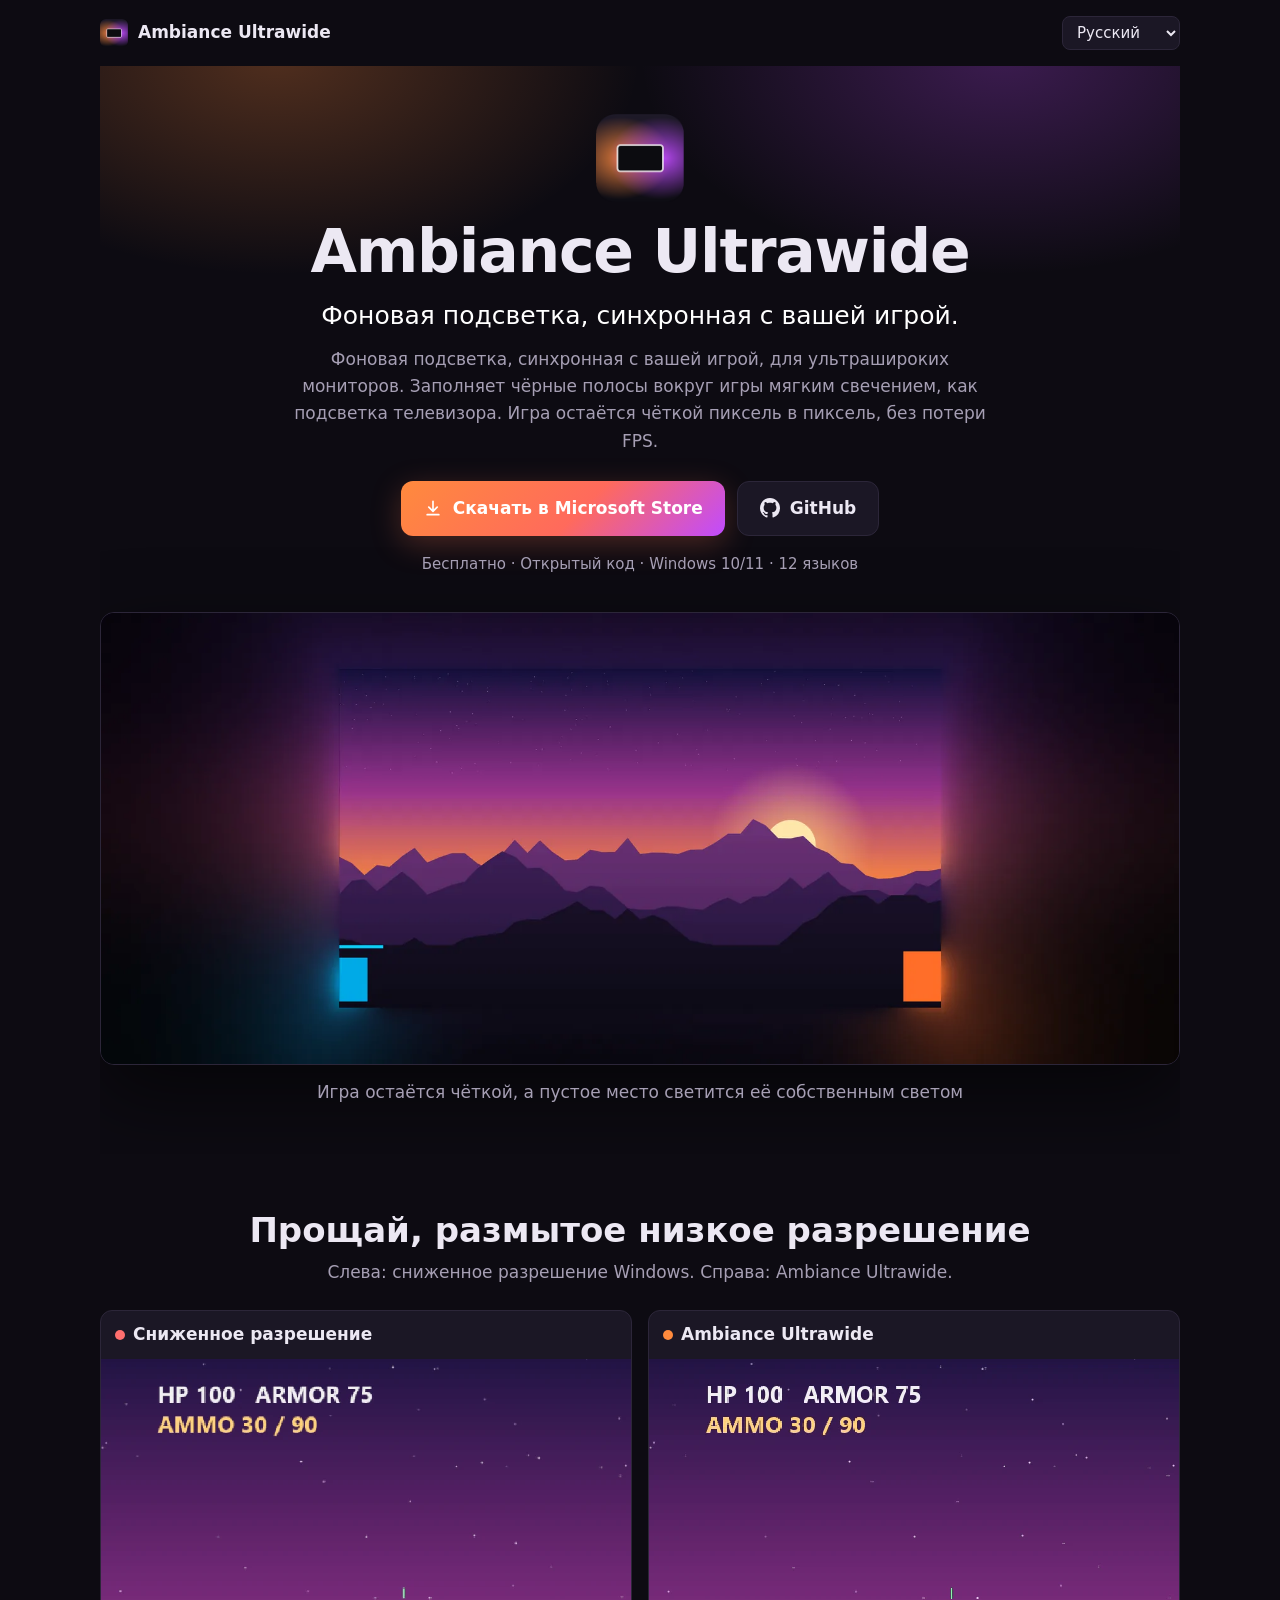
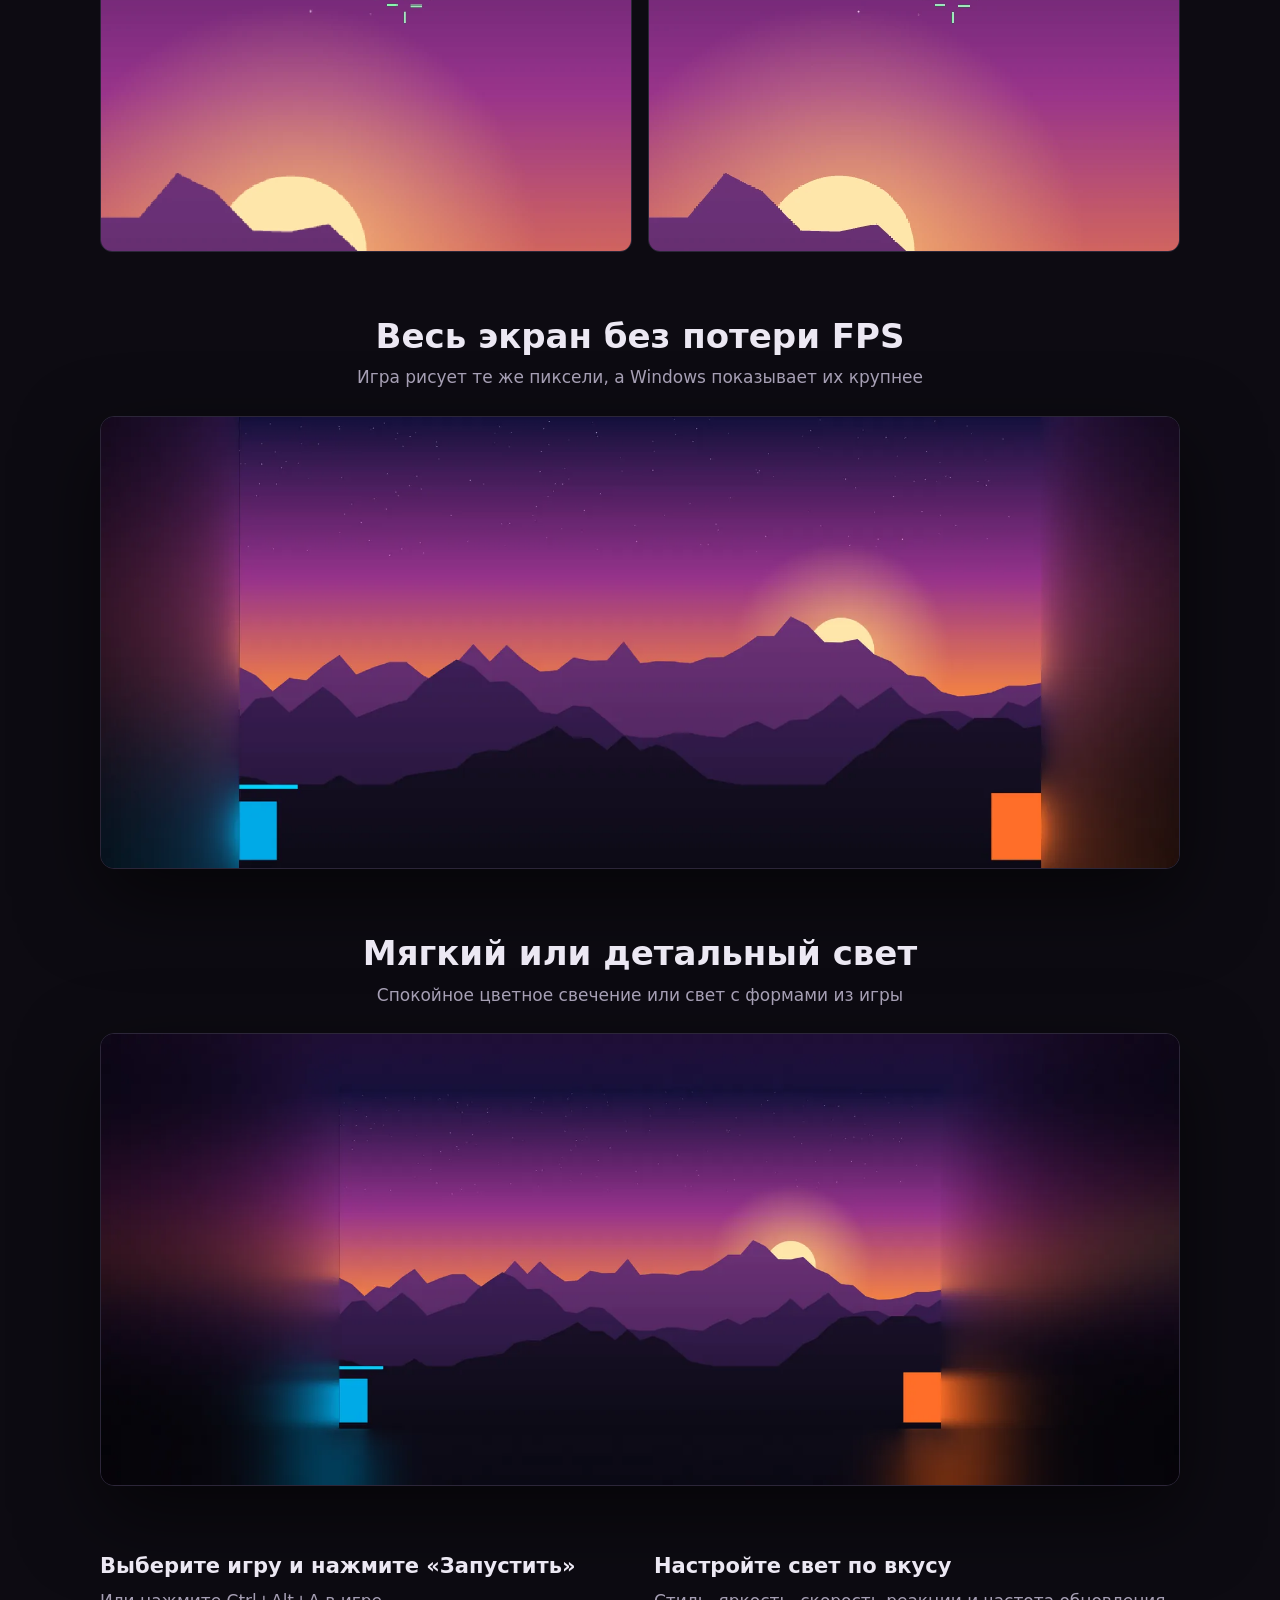
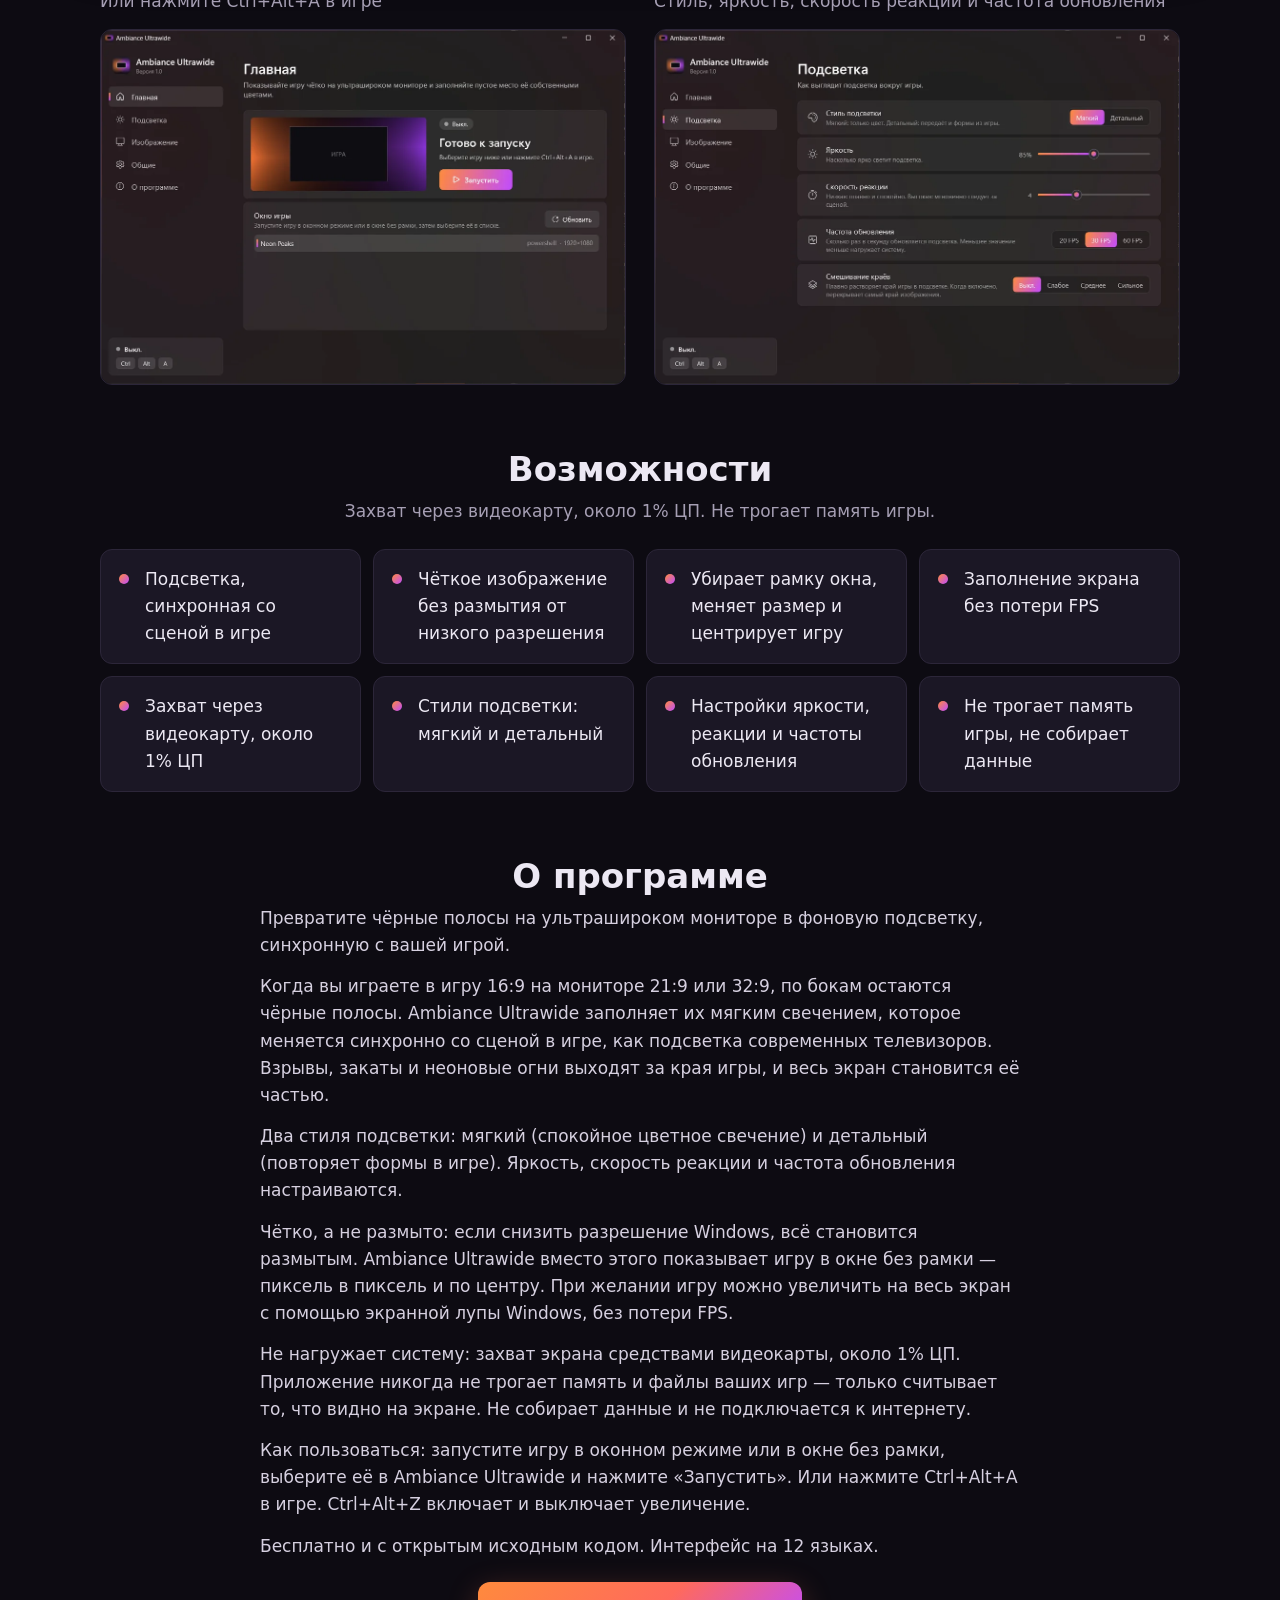
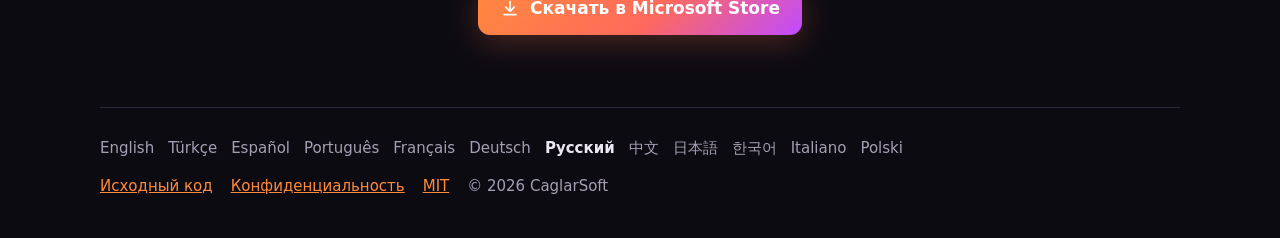
<file: docs/ru/index.html>
<!doctype html>
<html lang="ru">
<head>
<meta charset="utf-8">
<meta name="viewport" content="width=device-width,initial-scale=1">
<title>Ambiance Ultrawide – Фоновая подсветка, синхронная с вашей игрой.</title>
<meta name="description" content="Фоновая подсветка, синхронная с вашей игрой, для ультрашироких мониторов. Заполняет чёрные полосы вокруг игры мягким свечением, как подсветка телевизора. Игра остаётся чёткой пиксель в пиксель, без потери FPS.">
<meta name="keywords" content="ультраширокий, подсветка, 21:9, игры, разрешение, без рамки, чёткое изображение">
<link rel="canonical" href="https://aahmetcaglarr.github.io/AmbianceUltrawide/ru/">
<link rel="alternate" hreflang="en" href="https://aahmetcaglarr.github.io/AmbianceUltrawide/">
<link rel="alternate" hreflang="tr" href="https://aahmetcaglarr.github.io/AmbianceUltrawide/tr/">
<link rel="alternate" hreflang="es" href="https://aahmetcaglarr.github.io/AmbianceUltrawide/es/">
<link rel="alternate" hreflang="pt-BR" href="https://aahmetcaglarr.github.io/AmbianceUltrawide/pt/">
<link rel="alternate" hreflang="fr" href="https://aahmetcaglarr.github.io/AmbianceUltrawide/fr/">
<link rel="alternate" hreflang="de" href="https://aahmetcaglarr.github.io/AmbianceUltrawide/de/">
<link rel="alternate" hreflang="ru" href="https://aahmetcaglarr.github.io/AmbianceUltrawide/ru/">
<link rel="alternate" hreflang="zh-CN" href="https://aahmetcaglarr.github.io/AmbianceUltrawide/zh/">
<link rel="alternate" hreflang="ja" href="https://aahmetcaglarr.github.io/AmbianceUltrawide/ja/">
<link rel="alternate" hreflang="ko" href="https://aahmetcaglarr.github.io/AmbianceUltrawide/ko/">
<link rel="alternate" hreflang="it" href="https://aahmetcaglarr.github.io/AmbianceUltrawide/it/">
<link rel="alternate" hreflang="pl" href="https://aahmetcaglarr.github.io/AmbianceUltrawide/pl/">
<link rel="alternate" hreflang="x-default" href="https://aahmetcaglarr.github.io/AmbianceUltrawide/">
<meta property="og:type" content="website">
<meta property="og:title" content="Ambiance Ultrawide – Фоновая подсветка, синхронная с вашей игрой.">
<meta property="og:description" content="Фоновая подсветка, синхронная с вашей игрой, для ультрашироких мониторов. Заполняет чёрные полосы вокруг игры мягким свечением, как подсветка телевизора. Игра остаётся чёткой пиксель в пиксель, без потери FPS.">
<meta property="og:url" content="https://aahmetcaglarr.github.io/AmbianceUltrawide/ru/">
<meta property="og:image" content="https://aahmetcaglarr.github.io/AmbianceUltrawide/assets/og.jpg">
<meta name="twitter:card" content="summary_large_image">
<meta name="theme-color" content="#0d0b12">
<link rel="icon" href="../assets/favicon.png">
<link rel="stylesheet" href="../assets/site.css">
<script type="application/ld+json">{"@context": "https://schema.org", "@type": "SoftwareApplication", "name": "Ambiance Ultrawide", "description": "Фоновая подсветка, синхронная с вашей игрой, для ультрашироких мониторов. Заполняет чёрные полосы вокруг игры мягким свечением, как подсветка телевизора. Игра остаётся чёткой пиксель в пиксель, без потери FPS.", "inLanguage": "ru", "url": "https://aahmetcaglarr.github.io/AmbianceUltrawide/ru/", "applicationCategory": "UtilitiesApplication", "applicationSubCategory": "Gaming", "operatingSystem": "Windows 10, Windows 11", "softwareVersion": "1.0.0", "isAccessibleForFree": true, "offers": {"@type": "Offer", "price": "0", "priceCurrency": "USD"}, "downloadUrl": "https://apps.microsoft.com/detail/9N5WW64LNMSH?hl=ru-ru", "installUrl": "https://apps.microsoft.com/detail/9N5WW64LNMSH?hl=ru-ru", "license": "https://github.com/aahmetcaglarr/AmbianceUltrawide/blob/main/LICENSE", "image": "https://aahmetcaglarr.github.io/AmbianceUltrawide/assets/og.jpg", "screenshot": ["https://aahmetcaglarr.github.io/AmbianceUltrawide/assets/hero.webp", "https://aahmetcaglarr.github.io/AmbianceUltrawide/assets/fit.webp", "https://aahmetcaglarr.github.io/AmbianceUltrawide/assets/ui-home-ru.webp"], "featureList": ["Подсветка, синхронная со сценой в игре", "Чёткое изображение без размытия от низкого разрешения", "Убирает рамку окна, меняет размер и центрирует игру", "Заполнение экрана без потери FPS", "Захват через видеокарту, около 1% ЦП", "Стили подсветки: мягкий и детальный", "Настройки яркости, реакции и частоты обновления", "Не трогает память игры, не собирает данные"], "keywords": "ультраширокий, подсветка, 21:9, игры, разрешение, без рамки, чёткое изображение", "author": {"@type": "Organization", "name": "CaglarSoft"}, "sameAs": ["https://github.com/aahmetcaglarr/AmbianceUltrawide", "https://apps.microsoft.com/detail/9N5WW64LNMSH"]}</script>
</head>
<body>
<div class="wrap">
<header class="top">
<a class="brand" href="../ru/"><img src="../assets/logo.png" width="28" height="28" alt="">Ambiance Ultrawide</a>
<select aria-label="Language" onchange="location.href=this.value"><option value="../">English</option><option value="../tr/">Türkçe</option><option value="../es/">Español</option><option value="../pt/">Português</option><option value="../fr/">Français</option><option value="../de/">Deutsch</option><option value="../ru/" selected>Русский</option><option value="../zh/">中文</option><option value="../ja/">日本語</option><option value="../ko/">한국어</option><option value="../it/">Italiano</option><option value="../pl/">Polski</option></select>
</header>
<main>
<div class="hero">
<img class="logo" src="../assets/logo.png" width="88" height="88" alt="Ambiance Ultrawide">
<h1>Ambiance Ultrawide</h1>
<p class="tag">Фоновая подсветка, синхронная с вашей игрой.</p>
<p class="lead">Фоновая подсветка, синхронная с вашей игрой, для ультрашироких мониторов. Заполняет чёрные полосы вокруг игры мягким свечением, как подсветка телевизора. Игра остаётся чёткой пиксель в пиксель, без потери FPS.</p>
<div class="cta">
<a class="btn primary" href="https://apps.microsoft.com/detail/9N5WW64LNMSH?hl=ru-ru"><svg viewBox="0 0 24 24" aria-hidden="true"><path d="M12 3a1 1 0 011 1v9.6l3.3-3.3a1 1 0 111.4 1.4l-5 5a1 1 0 01-1.4 0l-5-5a1 1 0 111.4-1.4l3.3 3.3V4a1 1 0 011-1zM5 19h14a1 1 0 110 2H5a1 1 0 110-2z"/></svg>Скачать в Microsoft Store</a>
<a class="btn ghost" href="https://github.com/aahmetcaglarr/AmbianceUltrawide"><svg viewBox="0 0 16 16" aria-hidden="true"><path d="M8 0C3.58 0 0 3.58 0 8c0 3.54 2.29 6.53 5.47 7.59.4.07.55-.17.55-.38 0-.19-.01-.82-.01-1.49-2.01.37-2.53-.49-2.69-.94-.09-.23-.48-.94-.82-1.13-.28-.15-.68-.52-.01-.53.63-.01 1.08.58 1.23.82.72 1.21 1.87.87 2.33.66.07-.52.28-.87.51-1.07-1.78-.2-3.64-.89-3.64-3.95 0-.87.31-1.59.82-2.15-.08-.2-.36-1.02.08-2.12 0 0 .67-.21 2.2.82.64-.18 1.32-.27 2-.27.68 0 1.36.09 2 .27 1.53-1.04 2.2-.82 2.2-.82.44 1.1.16 1.92.08 2.12.51.56.82 1.27.82 2.15 0 3.07-1.87 3.75-3.65 3.95.29.25.54.73.54 1.48 0 1.07-.01 1.93-.01 2.2 0 .21.15.46.55.38A8.013 8.013 0 0016 8c0-4.42-3.58-8-8-8z"/></svg>GitHub</a>
</div>
<p class="facts">Бесплатно · Открытый код · Windows 10/11 · 12 языков</p>
<div class="shot"><img src="../assets/hero.webp" width="1720" height="720" alt="Цвета игры вместо чёрных полос" fetchpriority="high"></div>
<p class="sub" style="margin-top:14px">Игра остаётся чёткой, а пустое место светится её собственным светом</p>
</div>

<section>
<h2>Прощай, размытое низкое разрешение</h2>
<p class="sub">Слева: сниженное разрешение Windows.  Справа: Ambiance Ultrawide.</p>
<div class="compare">
<figure><figcaption><span class="dot" style="background:#ff6e6e"></span>Сниженное разрешение</figcaption><img src="../assets/compare-blur.webp" width="840" height="780" alt="Сниженное разрешение" loading="lazy" decoding="async"></figure>
<figure><figcaption><span class="dot" style="background:var(--orange)"></span>Ambiance Ultrawide</figcaption><img src="../assets/compare-sharp.webp" width="840" height="780" alt="Ambiance Ultrawide" loading="lazy" decoding="async"></figure>
</div>
</section>

<section>
<h2>Весь экран без потери FPS</h2>
<p class="sub">Игра рисует те же пиксели, а Windows показывает их крупнее</p>
<div class="shot" style="margin-top:0"><img src="../assets/fit.webp" width="1720" height="720" alt="Весь экран без потери FPS" loading="lazy" decoding="async"></div>
</section>

<section>
<h2>Мягкий или детальный свет</h2>
<p class="sub">Спокойное цветное свечение или свет с формами из игры</p>
<div class="shot" style="margin-top:0"><img src="../assets/detail.webp" width="1720" height="720" alt="Мягкий или детальный свет" loading="lazy" decoding="async"></div>
</section>

<section>
<div class="ui">
<div><h3>Выберите игру и нажмите «Запустить»</h3><p>Или нажмите Ctrl+Alt+A в игре</p><img src="../assets/ui-home-ru.webp" width="1100" height="743" alt="Выберите игру и нажмите «Запустить»" loading="lazy" decoding="async"></div>
<div><h3>Настройте свет по вкусу</h3><p>Стиль, яркость, скорость реакции и частота обновления</p><img src="../assets/ui-light-ru.webp" width="1100" height="743" alt="Настройте свет по вкусу" loading="lazy" decoding="async"></div>
</div>
</section>

<section>
<h2>Возможности</h2>
<p class="sub">Захват через видеокарту, около 1% ЦП. Не трогает память игры.</p>
<ul class="feat"><li>Подсветка, синхронная со сценой в игре</li><li>Чёткое изображение без размытия от низкого разрешения</li><li>Убирает рамку окна, меняет размер и центрирует игру</li><li>Заполнение экрана без потери FPS</li><li>Захват через видеокарту, около 1% ЦП</li><li>Стили подсветки: мягкий и детальный</li><li>Настройки яркости, реакции и частоты обновления</li><li>Не трогает память игры, не собирает данные</li></ul>
</section>

<section>
<h2>О программе</h2>
<div class="about"><p>Превратите чёрные полосы на ультрашироком мониторе в фоновую подсветку, синхронную с вашей игрой.</p><p>Когда вы играете в игру 16:9 на мониторе 21:9 или 32:9, по бокам остаются чёрные полосы. Ambiance Ultrawide заполняет их мягким свечением, которое меняется синхронно со сценой в игре, как подсветка современных телевизоров. Взрывы, закаты и неоновые огни выходят за края игры, и весь экран становится её частью.</p><p>Два стиля подсветки: мягкий (спокойное цветное свечение) и детальный (повторяет формы в игре). Яркость, скорость реакции и частота обновления настраиваются.</p><p>Чётко, а не размыто: если снизить разрешение Windows, всё становится размытым. Ambiance Ultrawide вместо этого показывает игру в окне без рамки — пиксель в пиксель и по центру. При желании игру можно увеличить на весь экран с помощью экранной лупы Windows, без потери FPS.</p><p>Не нагружает систему: захват экрана средствами видеокарты, около 1% ЦП. Приложение никогда не трогает память и файлы ваших игр — только считывает то, что видно на экране. Не собирает данные и не подключается к интернету.</p><p>Как пользоваться: запустите игру в оконном режиме или в окне без рамки, выберите её в Ambiance Ultrawide и нажмите «Запустить». Или нажмите Ctrl+Alt+A в игре. Ctrl+Alt+Z включает и выключает увеличение.</p><p>Бесплатно и с открытым исходным кодом. Интерфейс на 12 языках.</p></div>
<div class="cta" style="margin-top:22px"><a class="btn primary" href="https://apps.microsoft.com/detail/9N5WW64LNMSH?hl=ru-ru"><svg viewBox="0 0 24 24" aria-hidden="true"><path d="M12 3a1 1 0 011 1v9.6l3.3-3.3a1 1 0 111.4 1.4l-5 5a1 1 0 01-1.4 0l-5-5a1 1 0 111.4-1.4l3.3 3.3V4a1 1 0 011-1zM5 19h14a1 1 0 110 2H5a1 1 0 110-2z"/></svg>Скачать в Microsoft Store</a></div>
</section>
</main>

<footer>
<nav aria-label="Language"><a href="../" hreflang="en" lang="en">English</a><a href="../tr/" hreflang="tr" lang="tr">Türkçe</a><a href="../es/" hreflang="es" lang="es">Español</a><a href="../pt/" hreflang="pt-BR" lang="pt-BR">Português</a><a href="../fr/" hreflang="fr" lang="fr">Français</a><a href="../de/" hreflang="de" lang="de">Deutsch</a><a href="../ru/" hreflang="ru" lang="ru" aria-current="page">Русский</a><a href="../zh/" hreflang="zh-CN" lang="zh-CN">中文</a><a href="../ja/" hreflang="ja" lang="ja">日本語</a><a href="../ko/" hreflang="ko" lang="ko">한국어</a><a href="../it/" hreflang="it" lang="it">Italiano</a><a href="../pl/" hreflang="pl" lang="pl">Polski</a></nav>
<div class="links">
<a href="https://github.com/aahmetcaglarr/AmbianceUltrawide">Исходный код</a>
<a href="https://github.com/aahmetcaglarr/AmbianceUltrawide/blob/main/PRIVACY.md">Конфиденциальность</a>
<a href="https://github.com/aahmetcaglarr/AmbianceUltrawide/blob/main/LICENSE">MIT</a>
<span>© 2026 CaglarSoft</span>
</div>
</footer>
</div>
</body>
</html>
</file>
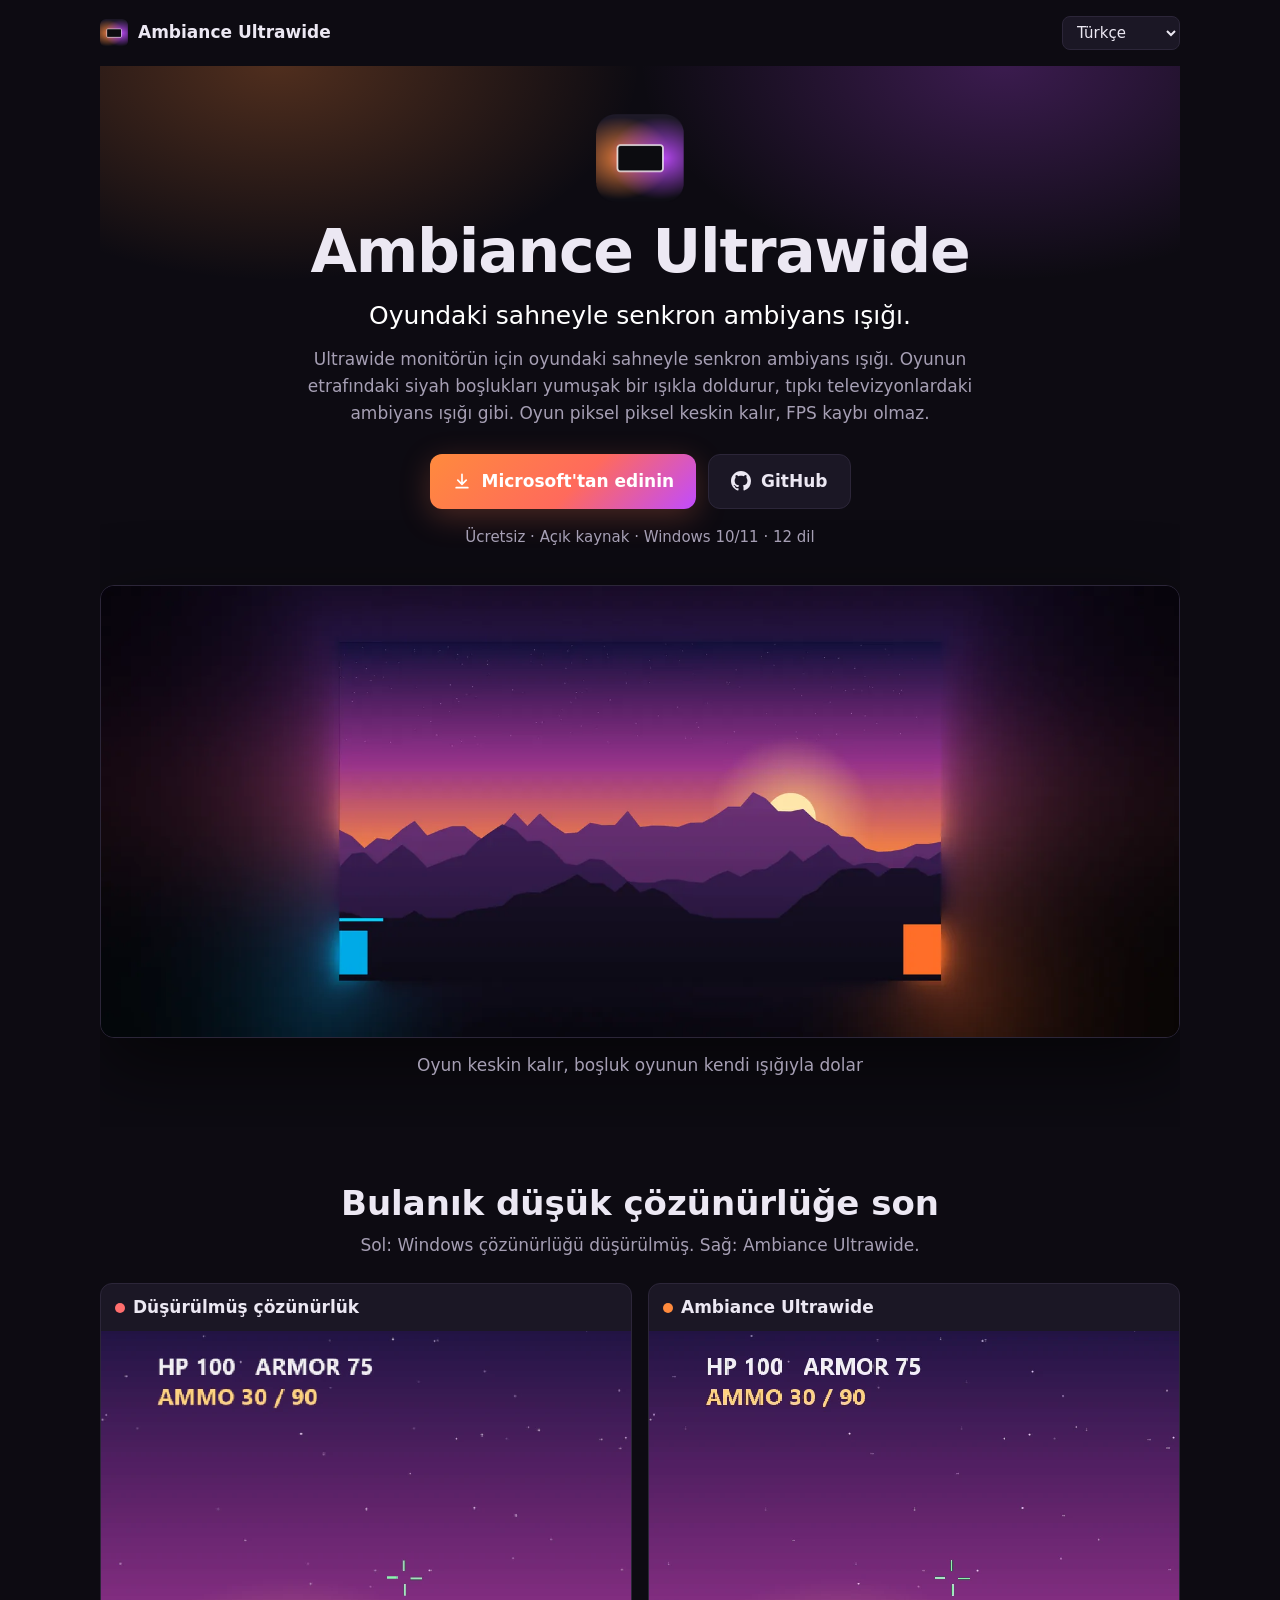
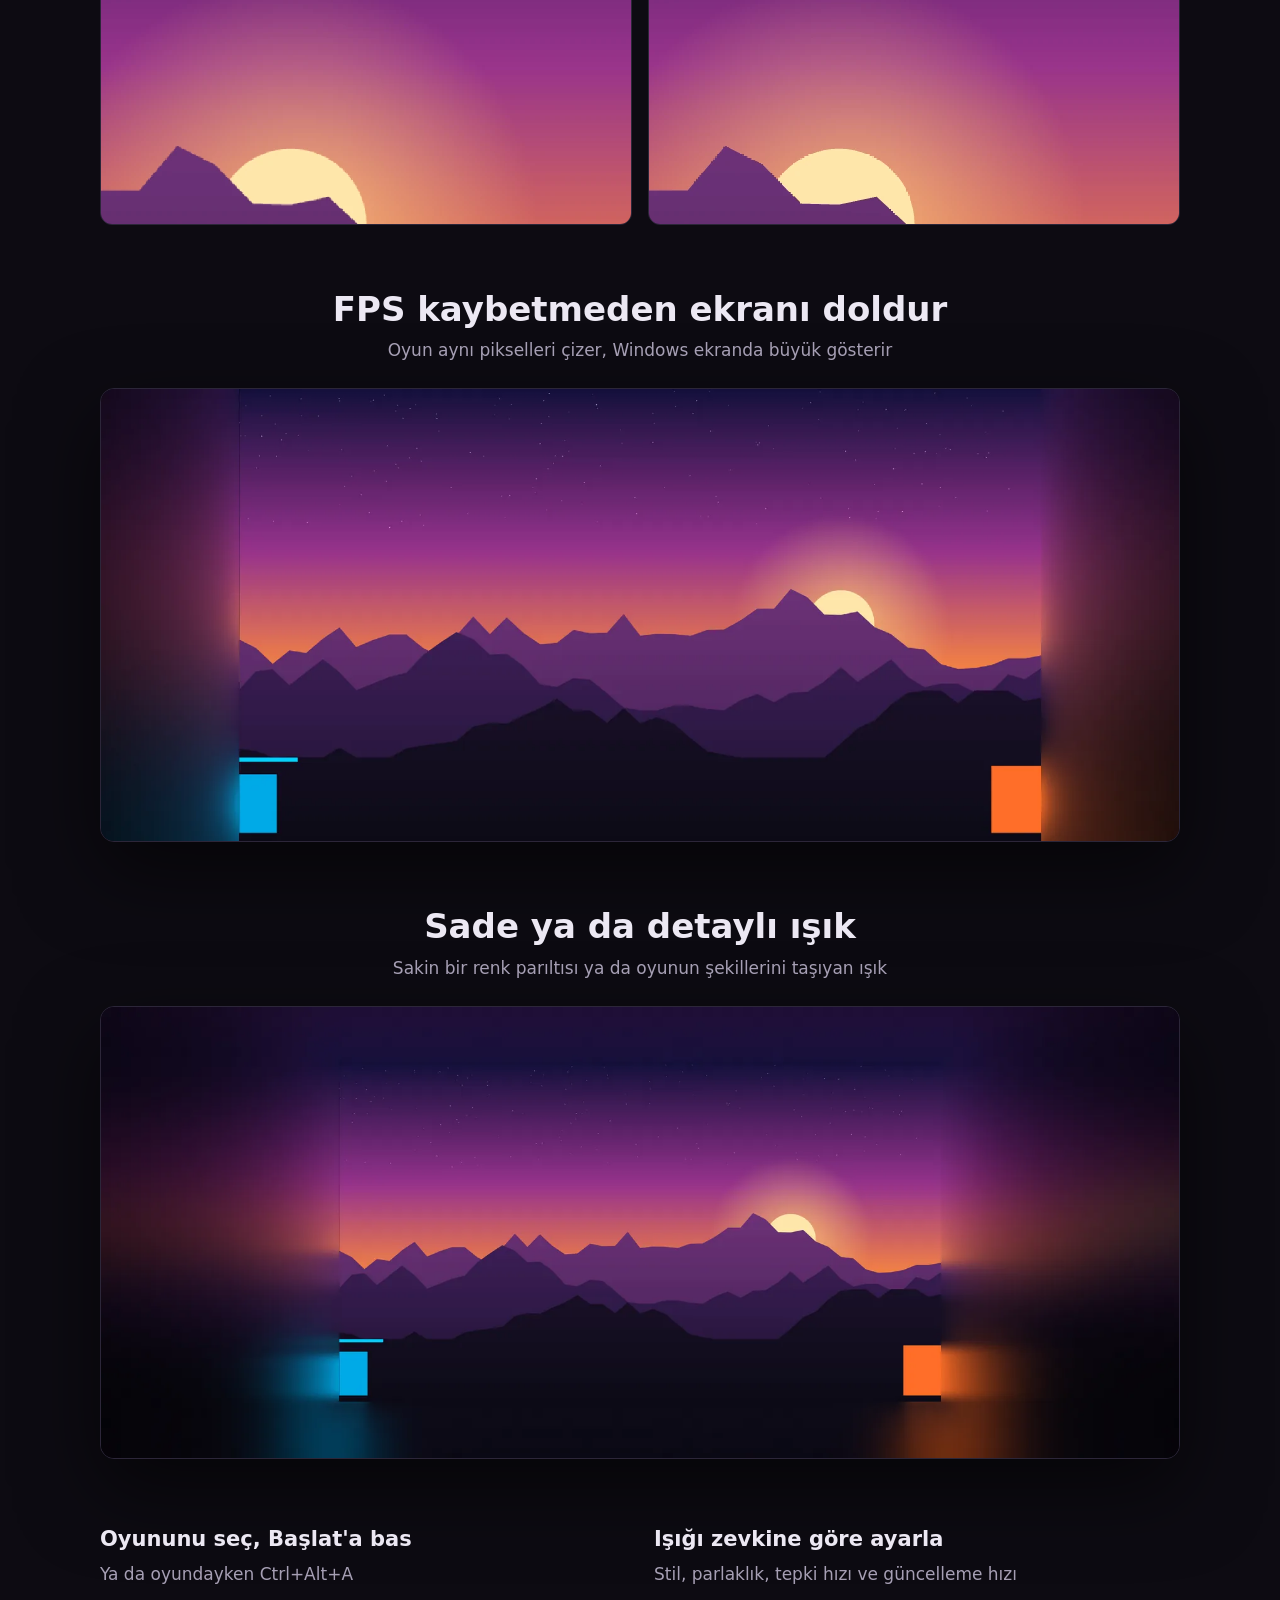
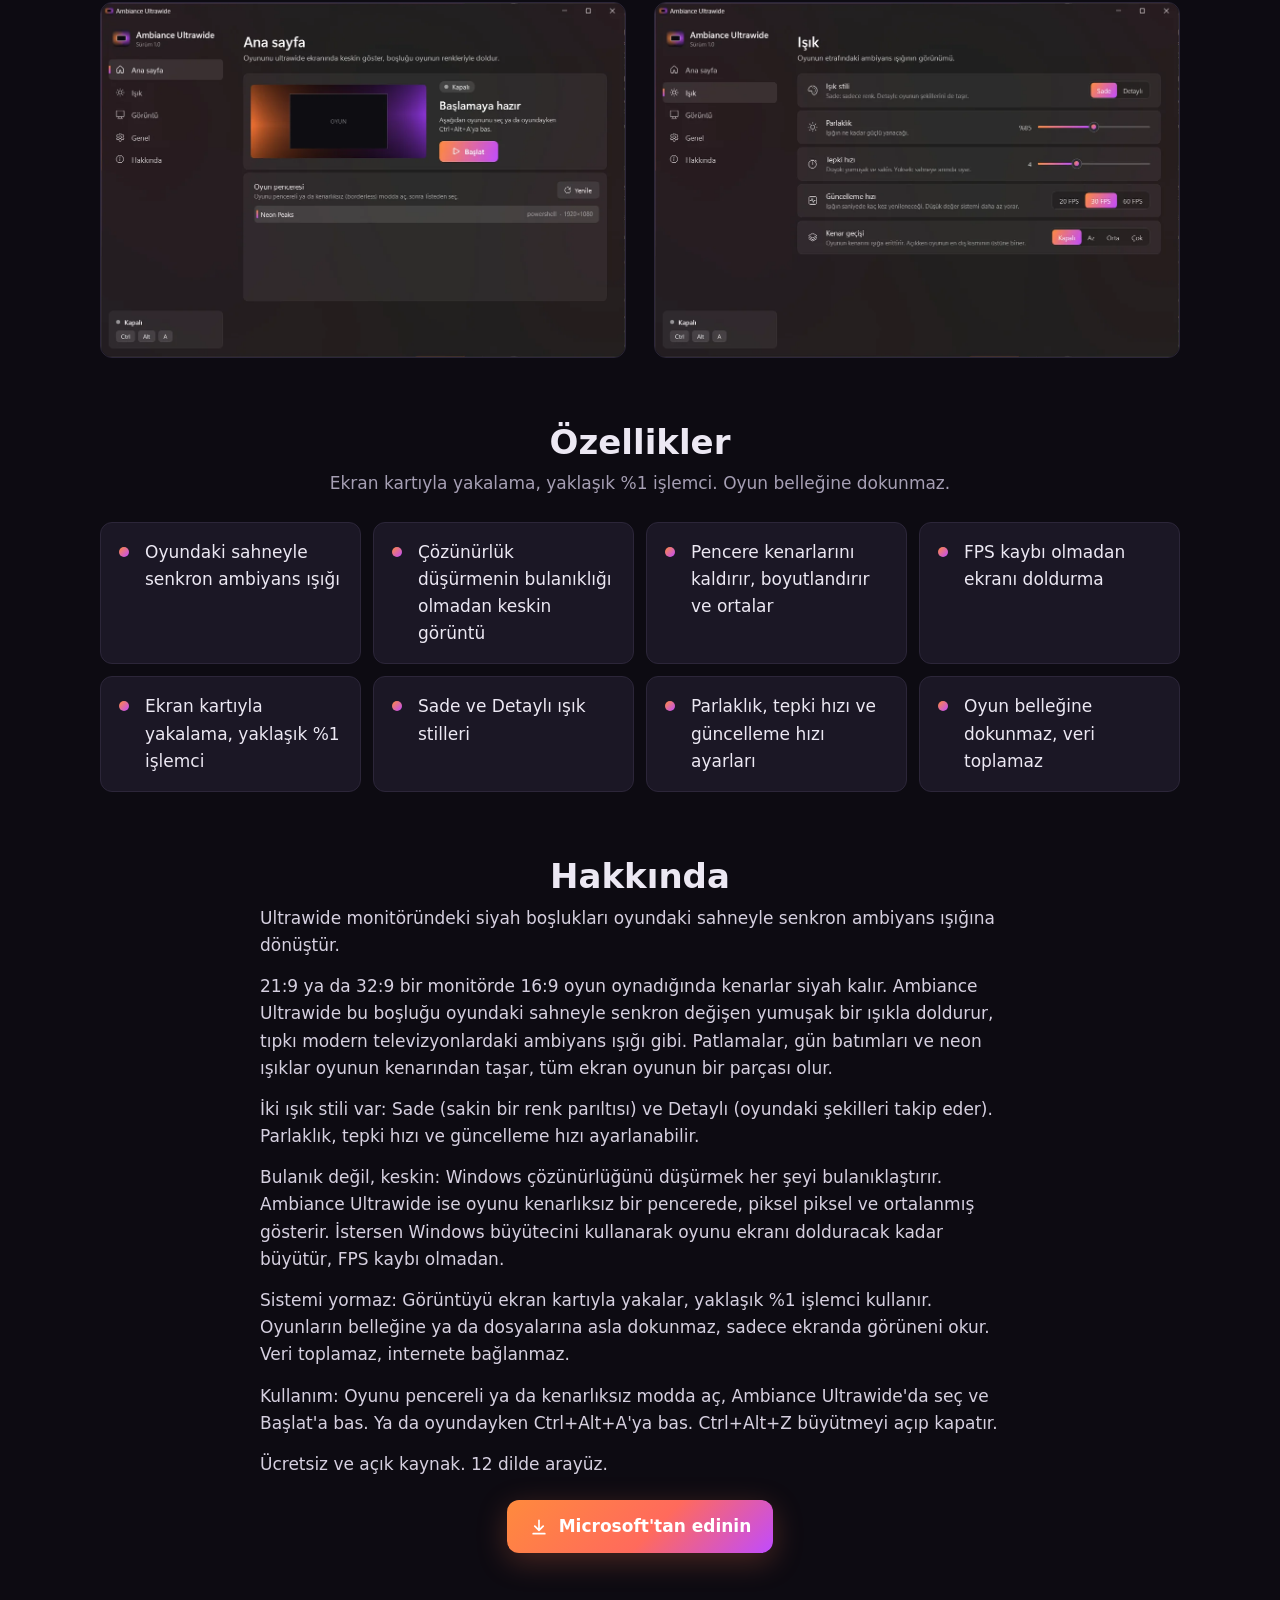
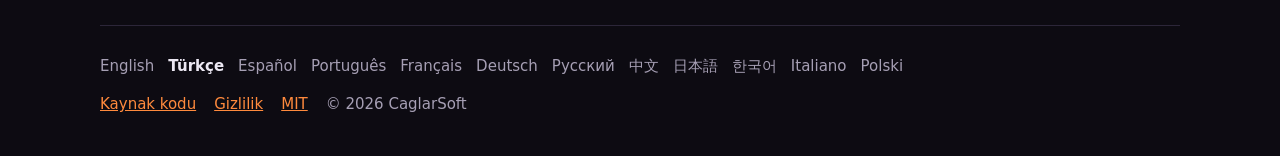
<file: docs/tr/index.html>
<!doctype html>
<html lang="tr">
<head>
<meta charset="utf-8">
<meta name="viewport" content="width=device-width,initial-scale=1">
<title>Ambiance Ultrawide – Oyundaki sahneyle senkron ambiyans ışığı.</title>
<meta name="description" content="Ultrawide monitörün için oyundaki sahneyle senkron ambiyans ışığı. Oyunun etrafındaki siyah boşlukları yumuşak bir ışıkla doldurur, tıpkı televizyonlardaki ambiyans ışığı gibi. Oyun piksel piksel keskin kalır, FPS kaybı olmaz.">
<meta name="keywords" content="ultrawide, ambiyans ışığı, 21:9, oyun, çözünürlük, kenarlıksız, keskin görüntü">
<link rel="canonical" href="https://aahmetcaglarr.github.io/AmbianceUltrawide/tr/">
<link rel="alternate" hreflang="en" href="https://aahmetcaglarr.github.io/AmbianceUltrawide/">
<link rel="alternate" hreflang="tr" href="https://aahmetcaglarr.github.io/AmbianceUltrawide/tr/">
<link rel="alternate" hreflang="es" href="https://aahmetcaglarr.github.io/AmbianceUltrawide/es/">
<link rel="alternate" hreflang="pt-BR" href="https://aahmetcaglarr.github.io/AmbianceUltrawide/pt/">
<link rel="alternate" hreflang="fr" href="https://aahmetcaglarr.github.io/AmbianceUltrawide/fr/">
<link rel="alternate" hreflang="de" href="https://aahmetcaglarr.github.io/AmbianceUltrawide/de/">
<link rel="alternate" hreflang="ru" href="https://aahmetcaglarr.github.io/AmbianceUltrawide/ru/">
<link rel="alternate" hreflang="zh-CN" href="https://aahmetcaglarr.github.io/AmbianceUltrawide/zh/">
<link rel="alternate" hreflang="ja" href="https://aahmetcaglarr.github.io/AmbianceUltrawide/ja/">
<link rel="alternate" hreflang="ko" href="https://aahmetcaglarr.github.io/AmbianceUltrawide/ko/">
<link rel="alternate" hreflang="it" href="https://aahmetcaglarr.github.io/AmbianceUltrawide/it/">
<link rel="alternate" hreflang="pl" href="https://aahmetcaglarr.github.io/AmbianceUltrawide/pl/">
<link rel="alternate" hreflang="x-default" href="https://aahmetcaglarr.github.io/AmbianceUltrawide/">
<meta property="og:type" content="website">
<meta property="og:title" content="Ambiance Ultrawide – Oyundaki sahneyle senkron ambiyans ışığı.">
<meta property="og:description" content="Ultrawide monitörün için oyundaki sahneyle senkron ambiyans ışığı. Oyunun etrafındaki siyah boşlukları yumuşak bir ışıkla doldurur, tıpkı televizyonlardaki ambiyans ışığı gibi. Oyun piksel piksel keskin kalır, FPS kaybı olmaz.">
<meta property="og:url" content="https://aahmetcaglarr.github.io/AmbianceUltrawide/tr/">
<meta property="og:image" content="https://aahmetcaglarr.github.io/AmbianceUltrawide/assets/og.jpg">
<meta name="twitter:card" content="summary_large_image">
<meta name="theme-color" content="#0d0b12">
<link rel="icon" href="../assets/favicon.png">
<link rel="stylesheet" href="../assets/site.css">
<script type="application/ld+json">{"@context": "https://schema.org", "@type": "SoftwareApplication", "name": "Ambiance Ultrawide", "description": "Ultrawide monitörün için oyundaki sahneyle senkron ambiyans ışığı. Oyunun etrafındaki siyah boşlukları yumuşak bir ışıkla doldurur, tıpkı televizyonlardaki ambiyans ışığı gibi. Oyun piksel piksel keskin kalır, FPS kaybı olmaz.", "inLanguage": "tr", "url": "https://aahmetcaglarr.github.io/AmbianceUltrawide/tr/", "applicationCategory": "UtilitiesApplication", "applicationSubCategory": "Gaming", "operatingSystem": "Windows 10, Windows 11", "softwareVersion": "1.0.0", "isAccessibleForFree": true, "offers": {"@type": "Offer", "price": "0", "priceCurrency": "USD"}, "downloadUrl": "https://apps.microsoft.com/detail/9N5WW64LNMSH?hl=tr-tr", "installUrl": "https://apps.microsoft.com/detail/9N5WW64LNMSH?hl=tr-tr", "license": "https://github.com/aahmetcaglarr/AmbianceUltrawide/blob/main/LICENSE", "image": "https://aahmetcaglarr.github.io/AmbianceUltrawide/assets/og.jpg", "screenshot": ["https://aahmetcaglarr.github.io/AmbianceUltrawide/assets/hero.webp", "https://aahmetcaglarr.github.io/AmbianceUltrawide/assets/fit.webp", "https://aahmetcaglarr.github.io/AmbianceUltrawide/assets/ui-home-tr.webp"], "featureList": ["Oyundaki sahneyle senkron ambiyans ışığı", "Çözünürlük düşürmenin bulanıklığı olmadan keskin görüntü", "Pencere kenarlarını kaldırır, boyutlandırır ve ortalar", "FPS kaybı olmadan ekranı doldurma", "Ekran kartıyla yakalama, yaklaşık %1 işlemci", "Sade ve Detaylı ışık stilleri", "Parlaklık, tepki hızı ve güncelleme hızı ayarları", "Oyun belleğine dokunmaz, veri toplamaz"], "keywords": "ultrawide, ambiyans ışığı, 21:9, oyun, çözünürlük, kenarlıksız, keskin görüntü", "author": {"@type": "Organization", "name": "CaglarSoft"}, "sameAs": ["https://github.com/aahmetcaglarr/AmbianceUltrawide", "https://apps.microsoft.com/detail/9N5WW64LNMSH"]}</script>
</head>
<body>
<div class="wrap">
<header class="top">
<a class="brand" href="../tr/"><img src="../assets/logo.png" width="28" height="28" alt="">Ambiance Ultrawide</a>
<select aria-label="Language" onchange="location.href=this.value"><option value="../">English</option><option value="../tr/" selected>Türkçe</option><option value="../es/">Español</option><option value="../pt/">Português</option><option value="../fr/">Français</option><option value="../de/">Deutsch</option><option value="../ru/">Русский</option><option value="../zh/">中文</option><option value="../ja/">日本語</option><option value="../ko/">한국어</option><option value="../it/">Italiano</option><option value="../pl/">Polski</option></select>
</header>
<main>
<div class="hero">
<img class="logo" src="../assets/logo.png" width="88" height="88" alt="Ambiance Ultrawide">
<h1>Ambiance Ultrawide</h1>
<p class="tag">Oyundaki sahneyle senkron ambiyans ışığı.</p>
<p class="lead">Ultrawide monitörün için oyundaki sahneyle senkron ambiyans ışığı. Oyunun etrafındaki siyah boşlukları yumuşak bir ışıkla doldurur, tıpkı televizyonlardaki ambiyans ışığı gibi. Oyun piksel piksel keskin kalır, FPS kaybı olmaz.</p>
<div class="cta">
<a class="btn primary" href="https://apps.microsoft.com/detail/9N5WW64LNMSH?hl=tr-tr"><svg viewBox="0 0 24 24" aria-hidden="true"><path d="M12 3a1 1 0 011 1v9.6l3.3-3.3a1 1 0 111.4 1.4l-5 5a1 1 0 01-1.4 0l-5-5a1 1 0 111.4-1.4l3.3 3.3V4a1 1 0 011-1zM5 19h14a1 1 0 110 2H5a1 1 0 110-2z"/></svg>Microsoft&#x27;tan edinin</a>
<a class="btn ghost" href="https://github.com/aahmetcaglarr/AmbianceUltrawide"><svg viewBox="0 0 16 16" aria-hidden="true"><path d="M8 0C3.58 0 0 3.58 0 8c0 3.54 2.29 6.53 5.47 7.59.4.07.55-.17.55-.38 0-.19-.01-.82-.01-1.49-2.01.37-2.53-.49-2.69-.94-.09-.23-.48-.94-.82-1.13-.28-.15-.68-.52-.01-.53.63-.01 1.08.58 1.23.82.72 1.21 1.87.87 2.33.66.07-.52.28-.87.51-1.07-1.78-.2-3.64-.89-3.64-3.95 0-.87.31-1.59.82-2.15-.08-.2-.36-1.02.08-2.12 0 0 .67-.21 2.2.82.64-.18 1.32-.27 2-.27.68 0 1.36.09 2 .27 1.53-1.04 2.2-.82 2.2-.82.44 1.1.16 1.92.08 2.12.51.56.82 1.27.82 2.15 0 3.07-1.87 3.75-3.65 3.95.29.25.54.73.54 1.48 0 1.07-.01 1.93-.01 2.2 0 .21.15.46.55.38A8.013 8.013 0 0016 8c0-4.42-3.58-8-8-8z"/></svg>GitHub</a>
</div>
<p class="facts">Ücretsiz · Açık kaynak · Windows 10/11 · 12 dil</p>
<div class="shot"><img src="../assets/hero.webp" width="1720" height="720" alt="Siyah bantlar yerine oyunun renkleri" fetchpriority="high"></div>
<p class="sub" style="margin-top:14px">Oyun keskin kalır, boşluk oyunun kendi ışığıyla dolar</p>
</div>

<section>
<h2>Bulanık düşük çözünürlüğe son</h2>
<p class="sub">Sol: Windows çözünürlüğü düşürülmüş.  Sağ: Ambiance Ultrawide.</p>
<div class="compare">
<figure><figcaption><span class="dot" style="background:#ff6e6e"></span>Düşürülmüş çözünürlük</figcaption><img src="../assets/compare-blur.webp" width="840" height="780" alt="Düşürülmüş çözünürlük" loading="lazy" decoding="async"></figure>
<figure><figcaption><span class="dot" style="background:var(--orange)"></span>Ambiance Ultrawide</figcaption><img src="../assets/compare-sharp.webp" width="840" height="780" alt="Ambiance Ultrawide" loading="lazy" decoding="async"></figure>
</div>
</section>

<section>
<h2>FPS kaybetmeden ekranı doldur</h2>
<p class="sub">Oyun aynı pikselleri çizer, Windows ekranda büyük gösterir</p>
<div class="shot" style="margin-top:0"><img src="../assets/fit.webp" width="1720" height="720" alt="FPS kaybetmeden ekranı doldur" loading="lazy" decoding="async"></div>
</section>

<section>
<h2>Sade ya da detaylı ışık</h2>
<p class="sub">Sakin bir renk parıltısı ya da oyunun şekillerini taşıyan ışık</p>
<div class="shot" style="margin-top:0"><img src="../assets/detail.webp" width="1720" height="720" alt="Sade ya da detaylı ışık" loading="lazy" decoding="async"></div>
</section>

<section>
<div class="ui">
<div><h3>Oyununu seç, Başlat&#x27;a bas</h3><p>Ya da oyundayken Ctrl+Alt+A</p><img src="../assets/ui-home-tr.webp" width="1100" height="743" alt="Oyununu seç, Başlat&#x27;a bas" loading="lazy" decoding="async"></div>
<div><h3>Işığı zevkine göre ayarla</h3><p>Stil, parlaklık, tepki hızı ve güncelleme hızı</p><img src="../assets/ui-light-tr.webp" width="1100" height="743" alt="Işığı zevkine göre ayarla" loading="lazy" decoding="async"></div>
</div>
</section>

<section>
<h2>Özellikler</h2>
<p class="sub">Ekran kartıyla yakalama, yaklaşık %1 işlemci. Oyun belleğine dokunmaz.</p>
<ul class="feat"><li>Oyundaki sahneyle senkron ambiyans ışığı</li><li>Çözünürlük düşürmenin bulanıklığı olmadan keskin görüntü</li><li>Pencere kenarlarını kaldırır, boyutlandırır ve ortalar</li><li>FPS kaybı olmadan ekranı doldurma</li><li>Ekran kartıyla yakalama, yaklaşık %1 işlemci</li><li>Sade ve Detaylı ışık stilleri</li><li>Parlaklık, tepki hızı ve güncelleme hızı ayarları</li><li>Oyun belleğine dokunmaz, veri toplamaz</li></ul>
</section>

<section>
<h2>Hakkında</h2>
<div class="about"><p>Ultrawide monitöründeki siyah boşlukları oyundaki sahneyle senkron ambiyans ışığına dönüştür.</p><p>21:9 ya da 32:9 bir monitörde 16:9 oyun oynadığında kenarlar siyah kalır. Ambiance Ultrawide bu boşluğu oyundaki sahneyle senkron değişen yumuşak bir ışıkla doldurur, tıpkı modern televizyonlardaki ambiyans ışığı gibi. Patlamalar, gün batımları ve neon ışıklar oyunun kenarından taşar, tüm ekran oyunun bir parçası olur.</p><p>İki ışık stili var: Sade (sakin bir renk parıltısı) ve Detaylı (oyundaki şekilleri takip eder). Parlaklık, tepki hızı ve güncelleme hızı ayarlanabilir.</p><p>Bulanık değil, keskin: Windows çözünürlüğünü düşürmek her şeyi bulanıklaştırır. Ambiance Ultrawide ise oyunu kenarlıksız bir pencerede, piksel piksel ve ortalanmış gösterir. İstersen Windows büyütecini kullanarak oyunu ekranı dolduracak kadar büyütür, FPS kaybı olmadan.</p><p>Sistemi yormaz: Görüntüyü ekran kartıyla yakalar, yaklaşık %1 işlemci kullanır. Oyunların belleğine ya da dosyalarına asla dokunmaz, sadece ekranda görüneni okur. Veri toplamaz, internete bağlanmaz.</p><p>Kullanım: Oyunu pencereli ya da kenarlıksız modda aç, Ambiance Ultrawide&#x27;da seç ve Başlat&#x27;a bas. Ya da oyundayken Ctrl+Alt+A&#x27;ya bas. Ctrl+Alt+Z büyütmeyi açıp kapatır.</p><p>Ücretsiz ve açık kaynak. 12 dilde arayüz.</p></div>
<div class="cta" style="margin-top:22px"><a class="btn primary" href="https://apps.microsoft.com/detail/9N5WW64LNMSH?hl=tr-tr"><svg viewBox="0 0 24 24" aria-hidden="true"><path d="M12 3a1 1 0 011 1v9.6l3.3-3.3a1 1 0 111.4 1.4l-5 5a1 1 0 01-1.4 0l-5-5a1 1 0 111.4-1.4l3.3 3.3V4a1 1 0 011-1zM5 19h14a1 1 0 110 2H5a1 1 0 110-2z"/></svg>Microsoft&#x27;tan edinin</a></div>
</section>
</main>

<footer>
<nav aria-label="Language"><a href="../" hreflang="en" lang="en">English</a><a href="../tr/" hreflang="tr" lang="tr" aria-current="page">Türkçe</a><a href="../es/" hreflang="es" lang="es">Español</a><a href="../pt/" hreflang="pt-BR" lang="pt-BR">Português</a><a href="../fr/" hreflang="fr" lang="fr">Français</a><a href="../de/" hreflang="de" lang="de">Deutsch</a><a href="../ru/" hreflang="ru" lang="ru">Русский</a><a href="../zh/" hreflang="zh-CN" lang="zh-CN">中文</a><a href="../ja/" hreflang="ja" lang="ja">日本語</a><a href="../ko/" hreflang="ko" lang="ko">한국어</a><a href="../it/" hreflang="it" lang="it">Italiano</a><a href="../pl/" hreflang="pl" lang="pl">Polski</a></nav>
<div class="links">
<a href="https://github.com/aahmetcaglarr/AmbianceUltrawide">Kaynak kodu</a>
<a href="https://github.com/aahmetcaglarr/AmbianceUltrawide/blob/main/PRIVACY.md">Gizlilik</a>
<a href="https://github.com/aahmetcaglarr/AmbianceUltrawide/blob/main/LICENSE">MIT</a>
<span>© 2026 CaglarSoft</span>
</div>
</footer>
</div>
</body>
</html>
</file>
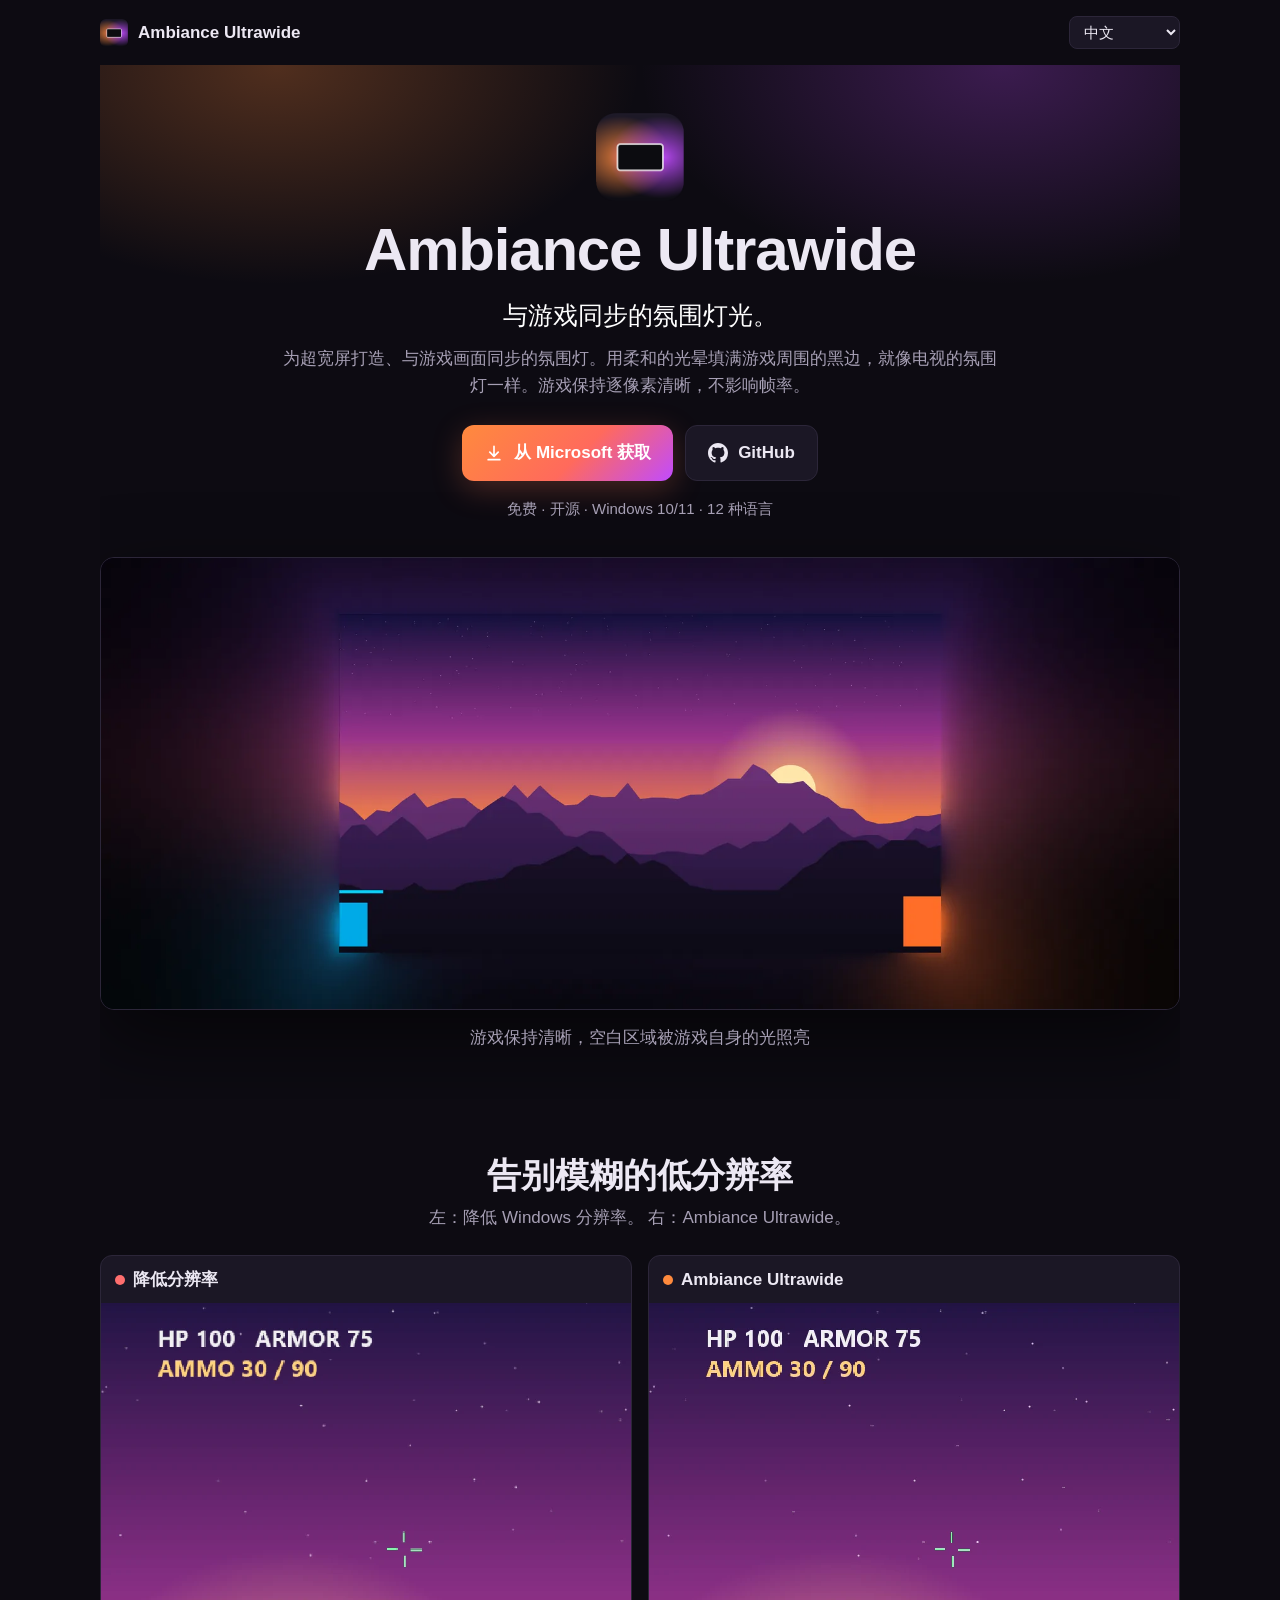
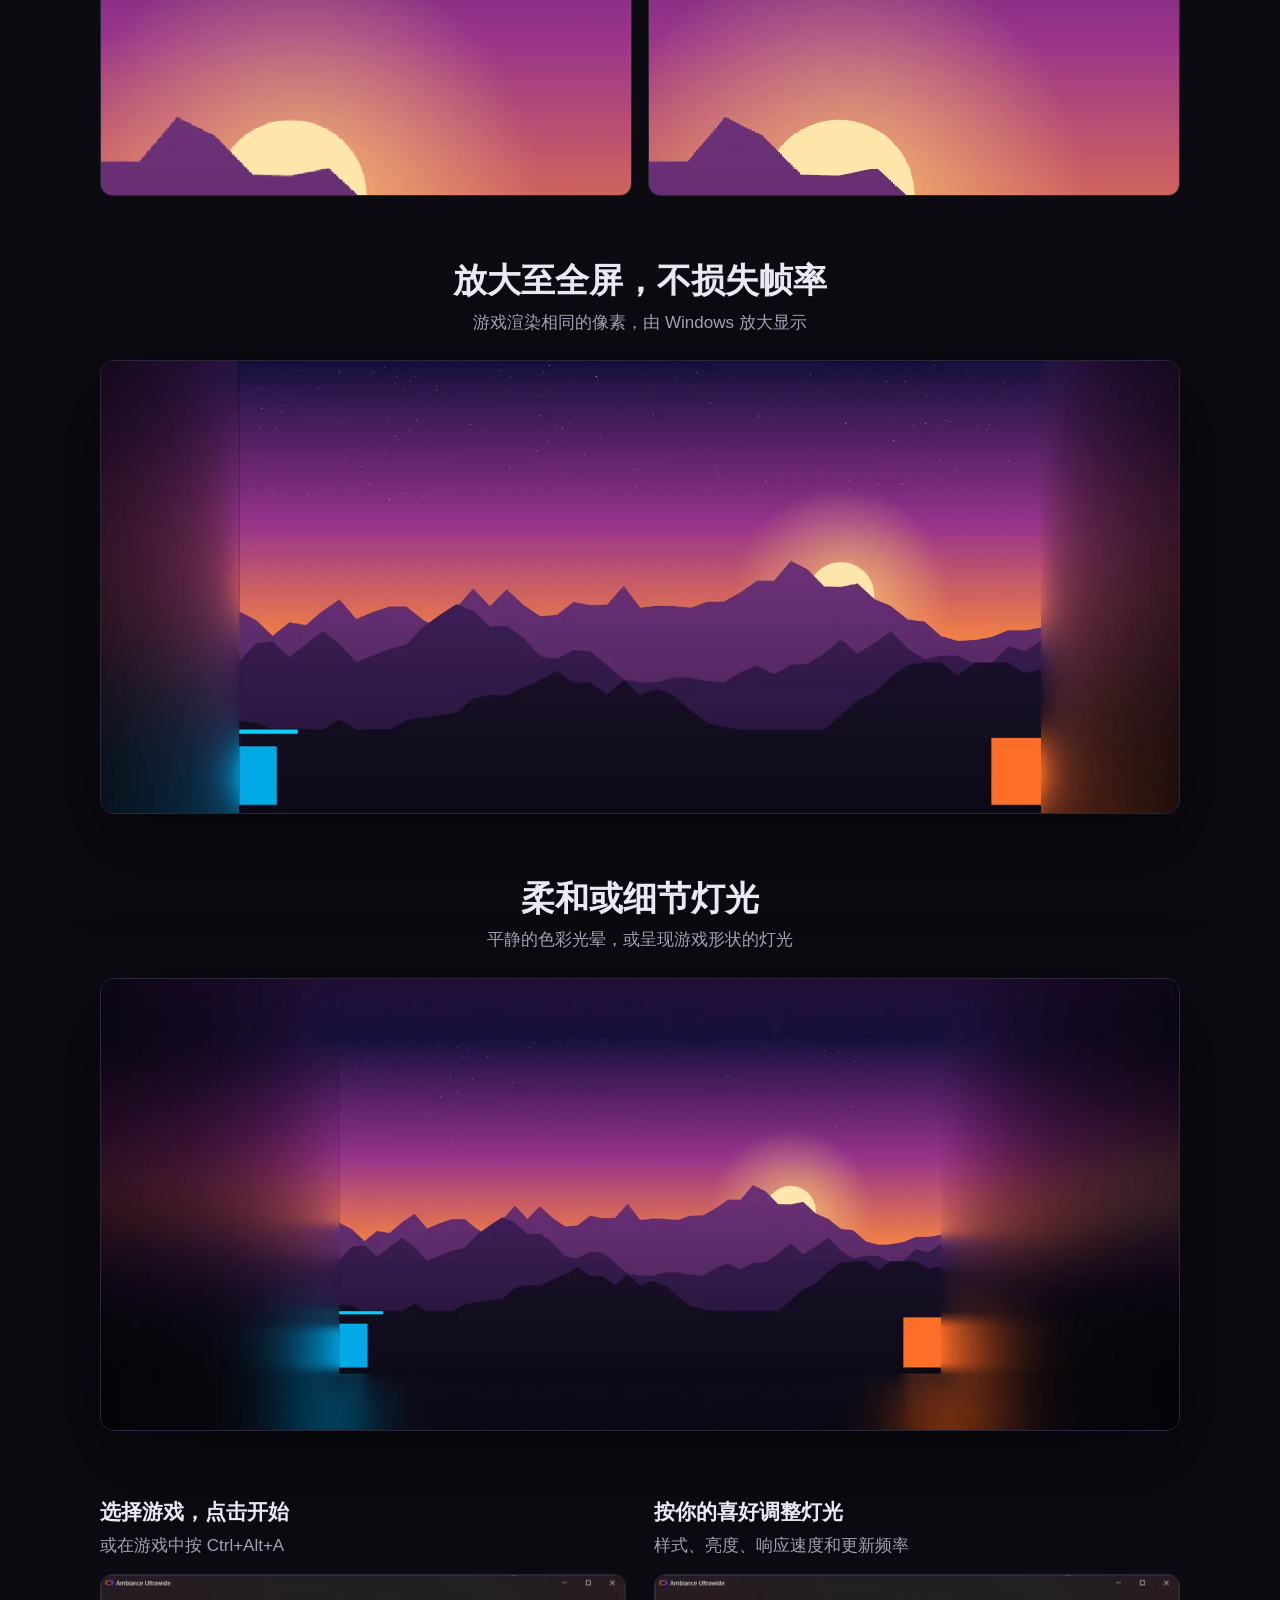
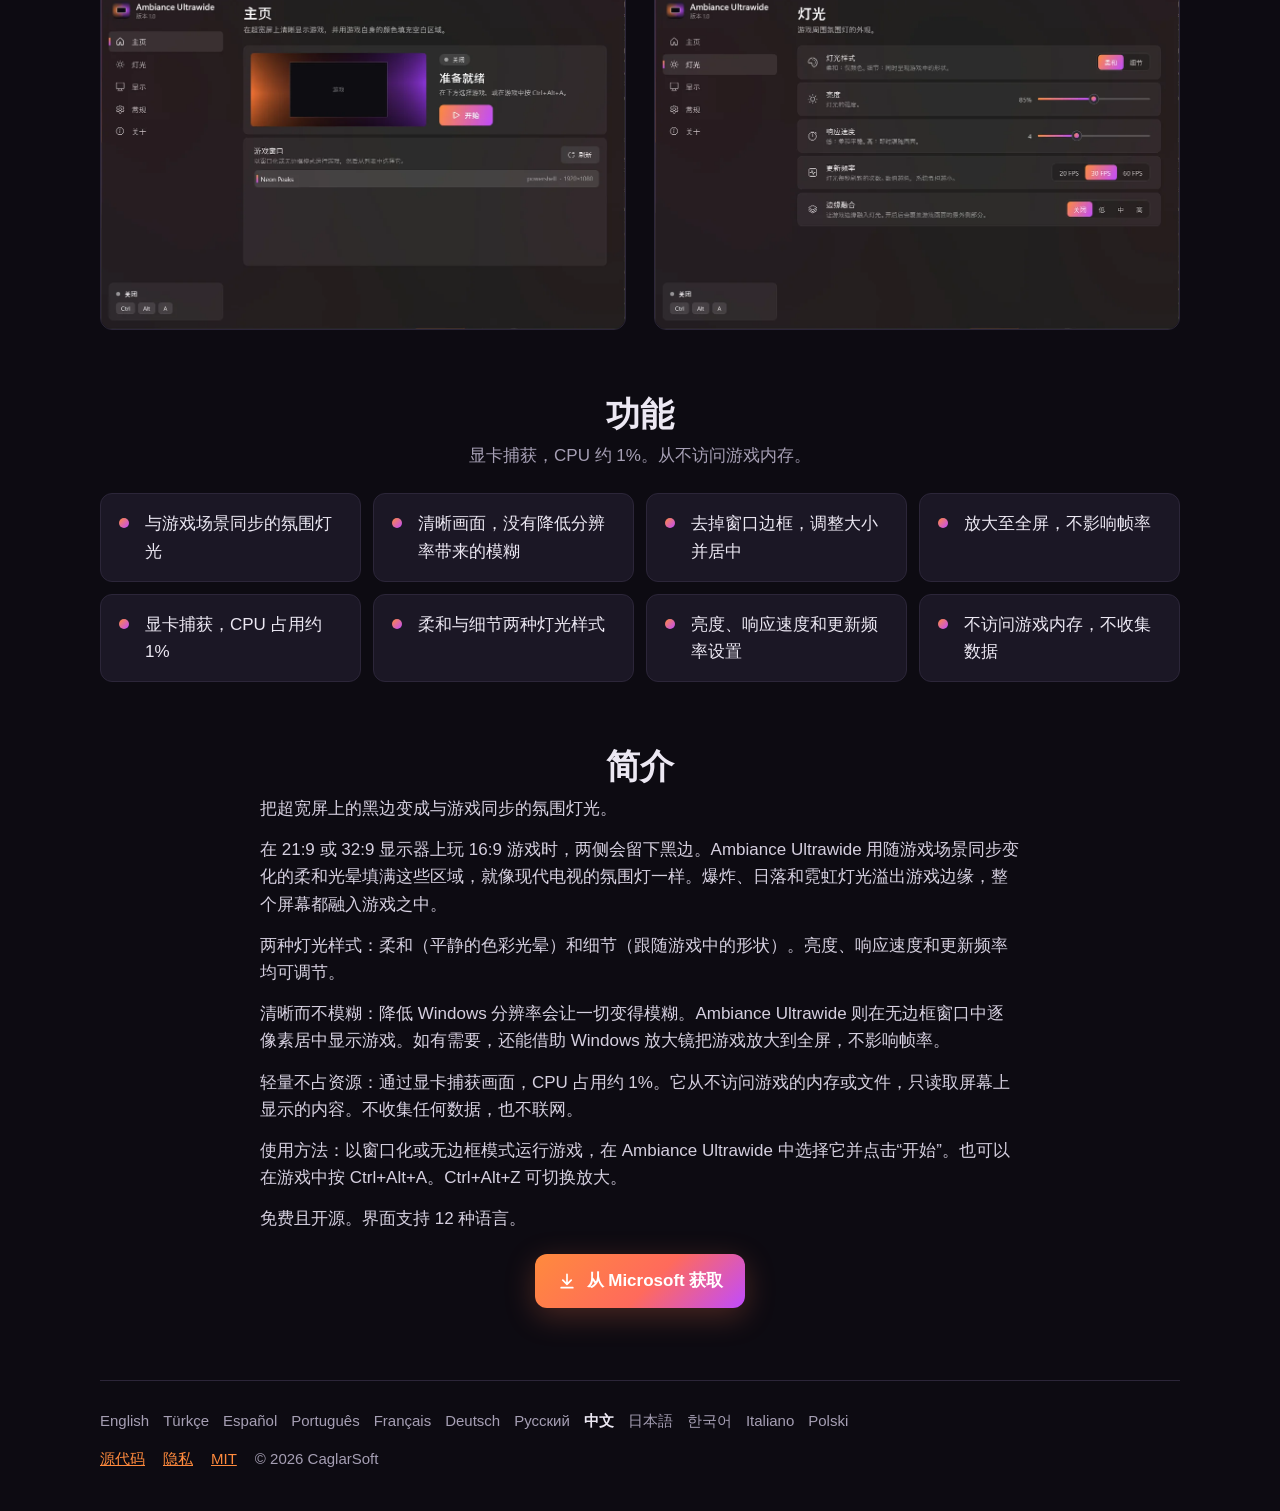
<file: docs/zh/index.html>
<!doctype html>
<html lang="zh-CN">
<head>
<meta charset="utf-8">
<meta name="viewport" content="width=device-width,initial-scale=1">
<title>Ambiance Ultrawide – 与游戏同步的氛围灯光。</title>
<meta name="description" content="为超宽屏打造、与游戏画面同步的氛围灯。用柔和的光晕填满游戏周围的黑边，就像电视的氛围灯一样。游戏保持逐像素清晰，不影响帧率。">
<meta name="keywords" content="超宽屏, 氛围灯, 21:9, 游戏, 分辨率, 无边框, 清晰画面">
<link rel="canonical" href="https://aahmetcaglarr.github.io/AmbianceUltrawide/zh/">
<link rel="alternate" hreflang="en" href="https://aahmetcaglarr.github.io/AmbianceUltrawide/">
<link rel="alternate" hreflang="tr" href="https://aahmetcaglarr.github.io/AmbianceUltrawide/tr/">
<link rel="alternate" hreflang="es" href="https://aahmetcaglarr.github.io/AmbianceUltrawide/es/">
<link rel="alternate" hreflang="pt-BR" href="https://aahmetcaglarr.github.io/AmbianceUltrawide/pt/">
<link rel="alternate" hreflang="fr" href="https://aahmetcaglarr.github.io/AmbianceUltrawide/fr/">
<link rel="alternate" hreflang="de" href="https://aahmetcaglarr.github.io/AmbianceUltrawide/de/">
<link rel="alternate" hreflang="ru" href="https://aahmetcaglarr.github.io/AmbianceUltrawide/ru/">
<link rel="alternate" hreflang="zh-CN" href="https://aahmetcaglarr.github.io/AmbianceUltrawide/zh/">
<link rel="alternate" hreflang="ja" href="https://aahmetcaglarr.github.io/AmbianceUltrawide/ja/">
<link rel="alternate" hreflang="ko" href="https://aahmetcaglarr.github.io/AmbianceUltrawide/ko/">
<link rel="alternate" hreflang="it" href="https://aahmetcaglarr.github.io/AmbianceUltrawide/it/">
<link rel="alternate" hreflang="pl" href="https://aahmetcaglarr.github.io/AmbianceUltrawide/pl/">
<link rel="alternate" hreflang="x-default" href="https://aahmetcaglarr.github.io/AmbianceUltrawide/">
<meta property="og:type" content="website">
<meta property="og:title" content="Ambiance Ultrawide – 与游戏同步的氛围灯光。">
<meta property="og:description" content="为超宽屏打造、与游戏画面同步的氛围灯。用柔和的光晕填满游戏周围的黑边，就像电视的氛围灯一样。游戏保持逐像素清晰，不影响帧率。">
<meta property="og:url" content="https://aahmetcaglarr.github.io/AmbianceUltrawide/zh/">
<meta property="og:image" content="https://aahmetcaglarr.github.io/AmbianceUltrawide/assets/og.jpg">
<meta name="twitter:card" content="summary_large_image">
<meta name="theme-color" content="#0d0b12">
<link rel="icon" href="../assets/favicon.png">
<link rel="stylesheet" href="../assets/site.css">
<script type="application/ld+json">{"@context": "https://schema.org", "@type": "SoftwareApplication", "name": "Ambiance Ultrawide", "description": "为超宽屏打造、与游戏画面同步的氛围灯。用柔和的光晕填满游戏周围的黑边，就像电视的氛围灯一样。游戏保持逐像素清晰，不影响帧率。", "inLanguage": "zh-CN", "url": "https://aahmetcaglarr.github.io/AmbianceUltrawide/zh/", "applicationCategory": "UtilitiesApplication", "applicationSubCategory": "Gaming", "operatingSystem": "Windows 10, Windows 11", "softwareVersion": "1.0.0", "isAccessibleForFree": true, "offers": {"@type": "Offer", "price": "0", "priceCurrency": "USD"}, "downloadUrl": "https://apps.microsoft.com/detail/9N5WW64LNMSH?hl=zh-cn", "installUrl": "https://apps.microsoft.com/detail/9N5WW64LNMSH?hl=zh-cn", "license": "https://github.com/aahmetcaglarr/AmbianceUltrawide/blob/main/LICENSE", "image": "https://aahmetcaglarr.github.io/AmbianceUltrawide/assets/og.jpg", "screenshot": ["https://aahmetcaglarr.github.io/AmbianceUltrawide/assets/hero.webp", "https://aahmetcaglarr.github.io/AmbianceUltrawide/assets/fit.webp", "https://aahmetcaglarr.github.io/AmbianceUltrawide/assets/ui-home-zh.webp"], "featureList": ["与游戏场景同步的氛围灯光", "清晰画面，没有降低分辨率带来的模糊", "去掉窗口边框，调整大小并居中", "放大至全屏，不影响帧率", "显卡捕获，CPU 占用约 1%", "柔和与细节两种灯光样式", "亮度、响应速度和更新频率设置", "不访问游戏内存，不收集数据"], "keywords": "超宽屏, 氛围灯, 21:9, 游戏, 分辨率, 无边框, 清晰画面", "author": {"@type": "Organization", "name": "CaglarSoft"}, "sameAs": ["https://github.com/aahmetcaglarr/AmbianceUltrawide", "https://apps.microsoft.com/detail/9N5WW64LNMSH"]}</script>
</head>
<body>
<div class="wrap">
<header class="top">
<a class="brand" href="../zh/"><img src="../assets/logo.png" width="28" height="28" alt="">Ambiance Ultrawide</a>
<select aria-label="Language" onchange="location.href=this.value"><option value="../">English</option><option value="../tr/">Türkçe</option><option value="../es/">Español</option><option value="../pt/">Português</option><option value="../fr/">Français</option><option value="../de/">Deutsch</option><option value="../ru/">Русский</option><option value="../zh/" selected>中文</option><option value="../ja/">日本語</option><option value="../ko/">한국어</option><option value="../it/">Italiano</option><option value="../pl/">Polski</option></select>
</header>
<main>
<div class="hero">
<img class="logo" src="../assets/logo.png" width="88" height="88" alt="Ambiance Ultrawide">
<h1>Ambiance Ultrawide</h1>
<p class="tag">与游戏同步的氛围灯光。</p>
<p class="lead">为超宽屏打造、与游戏画面同步的氛围灯。用柔和的光晕填满游戏周围的黑边，就像电视的氛围灯一样。游戏保持逐像素清晰，不影响帧率。</p>
<div class="cta">
<a class="btn primary" href="https://apps.microsoft.com/detail/9N5WW64LNMSH?hl=zh-cn"><svg viewBox="0 0 24 24" aria-hidden="true"><path d="M12 3a1 1 0 011 1v9.6l3.3-3.3a1 1 0 111.4 1.4l-5 5a1 1 0 01-1.4 0l-5-5a1 1 0 111.4-1.4l3.3 3.3V4a1 1 0 011-1zM5 19h14a1 1 0 110 2H5a1 1 0 110-2z"/></svg>从 Microsoft 获取</a>
<a class="btn ghost" href="https://github.com/aahmetcaglarr/AmbianceUltrawide"><svg viewBox="0 0 16 16" aria-hidden="true"><path d="M8 0C3.58 0 0 3.58 0 8c0 3.54 2.29 6.53 5.47 7.59.4.07.55-.17.55-.38 0-.19-.01-.82-.01-1.49-2.01.37-2.53-.49-2.69-.94-.09-.23-.48-.94-.82-1.13-.28-.15-.68-.52-.01-.53.63-.01 1.08.58 1.23.82.72 1.21 1.87.87 2.33.66.07-.52.28-.87.51-1.07-1.78-.2-3.64-.89-3.64-3.95 0-.87.31-1.59.82-2.15-.08-.2-.36-1.02.08-2.12 0 0 .67-.21 2.2.82.64-.18 1.32-.27 2-.27.68 0 1.36.09 2 .27 1.53-1.04 2.2-.82 2.2-.82.44 1.1.16 1.92.08 2.12.51.56.82 1.27.82 2.15 0 3.07-1.87 3.75-3.65 3.95.29.25.54.73.54 1.48 0 1.07-.01 1.93-.01 2.2 0 .21.15.46.55.38A8.013 8.013 0 0016 8c0-4.42-3.58-8-8-8z"/></svg>GitHub</a>
</div>
<p class="facts">免费 · 开源 · Windows 10/11 · 12 种语言</p>
<div class="shot"><img src="../assets/hero.webp" width="1720" height="720" alt="用游戏的颜色取代黑边" fetchpriority="high"></div>
<p class="sub" style="margin-top:14px">游戏保持清晰，空白区域被游戏自身的光照亮</p>
</div>

<section>
<h2>告别模糊的低分辨率</h2>
<p class="sub">左：降低 Windows 分辨率。  右：Ambiance Ultrawide。</p>
<div class="compare">
<figure><figcaption><span class="dot" style="background:#ff6e6e"></span>降低分辨率</figcaption><img src="../assets/compare-blur.webp" width="840" height="780" alt="降低分辨率" loading="lazy" decoding="async"></figure>
<figure><figcaption><span class="dot" style="background:var(--orange)"></span>Ambiance Ultrawide</figcaption><img src="../assets/compare-sharp.webp" width="840" height="780" alt="Ambiance Ultrawide" loading="lazy" decoding="async"></figure>
</div>
</section>

<section>
<h2>放大至全屏，不损失帧率</h2>
<p class="sub">游戏渲染相同的像素，由 Windows 放大显示</p>
<div class="shot" style="margin-top:0"><img src="../assets/fit.webp" width="1720" height="720" alt="放大至全屏，不损失帧率" loading="lazy" decoding="async"></div>
</section>

<section>
<h2>柔和或细节灯光</h2>
<p class="sub">平静的色彩光晕，或呈现游戏形状的灯光</p>
<div class="shot" style="margin-top:0"><img src="../assets/detail.webp" width="1720" height="720" alt="柔和或细节灯光" loading="lazy" decoding="async"></div>
</section>

<section>
<div class="ui">
<div><h3>选择游戏，点击开始</h3><p>或在游戏中按 Ctrl+Alt+A</p><img src="../assets/ui-home-zh.webp" width="1100" height="743" alt="选择游戏，点击开始" loading="lazy" decoding="async"></div>
<div><h3>按你的喜好调整灯光</h3><p>样式、亮度、响应速度和更新频率</p><img src="../assets/ui-light-zh.webp" width="1100" height="743" alt="按你的喜好调整灯光" loading="lazy" decoding="async"></div>
</div>
</section>

<section>
<h2>功能</h2>
<p class="sub">显卡捕获，CPU 约 1%。从不访问游戏内存。</p>
<ul class="feat"><li>与游戏场景同步的氛围灯光</li><li>清晰画面，没有降低分辨率带来的模糊</li><li>去掉窗口边框，调整大小并居中</li><li>放大至全屏，不影响帧率</li><li>显卡捕获，CPU 占用约 1%</li><li>柔和与细节两种灯光样式</li><li>亮度、响应速度和更新频率设置</li><li>不访问游戏内存，不收集数据</li></ul>
</section>

<section>
<h2>简介</h2>
<div class="about"><p>把超宽屏上的黑边变成与游戏同步的氛围灯光。</p><p>在 21:9 或 32:9 显示器上玩 16:9 游戏时，两侧会留下黑边。Ambiance Ultrawide 用随游戏场景同步变化的柔和光晕填满这些区域，就像现代电视的氛围灯一样。爆炸、日落和霓虹灯光溢出游戏边缘，整个屏幕都融入游戏之中。</p><p>两种灯光样式：柔和（平静的色彩光晕）和细节（跟随游戏中的形状）。亮度、响应速度和更新频率均可调节。</p><p>清晰而不模糊：降低 Windows 分辨率会让一切变得模糊。Ambiance Ultrawide 则在无边框窗口中逐像素居中显示游戏。如有需要，还能借助 Windows 放大镜把游戏放大到全屏，不影响帧率。</p><p>轻量不占资源：通过显卡捕获画面，CPU 占用约 1%。它从不访问游戏的内存或文件，只读取屏幕上显示的内容。不收集任何数据，也不联网。</p><p>使用方法：以窗口化或无边框模式运行游戏，在 Ambiance Ultrawide 中选择它并点击“开始”。也可以在游戏中按 Ctrl+Alt+A。Ctrl+Alt+Z 可切换放大。</p><p>免费且开源。界面支持 12 种语言。</p></div>
<div class="cta" style="margin-top:22px"><a class="btn primary" href="https://apps.microsoft.com/detail/9N5WW64LNMSH?hl=zh-cn"><svg viewBox="0 0 24 24" aria-hidden="true"><path d="M12 3a1 1 0 011 1v9.6l3.3-3.3a1 1 0 111.4 1.4l-5 5a1 1 0 01-1.4 0l-5-5a1 1 0 111.4-1.4l3.3 3.3V4a1 1 0 011-1zM5 19h14a1 1 0 110 2H5a1 1 0 110-2z"/></svg>从 Microsoft 获取</a></div>
</section>
</main>

<footer>
<nav aria-label="Language"><a href="../" hreflang="en" lang="en">English</a><a href="../tr/" hreflang="tr" lang="tr">Türkçe</a><a href="../es/" hreflang="es" lang="es">Español</a><a href="../pt/" hreflang="pt-BR" lang="pt-BR">Português</a><a href="../fr/" hreflang="fr" lang="fr">Français</a><a href="../de/" hreflang="de" lang="de">Deutsch</a><a href="../ru/" hreflang="ru" lang="ru">Русский</a><a href="../zh/" hreflang="zh-CN" lang="zh-CN" aria-current="page">中文</a><a href="../ja/" hreflang="ja" lang="ja">日本語</a><a href="../ko/" hreflang="ko" lang="ko">한국어</a><a href="../it/" hreflang="it" lang="it">Italiano</a><a href="../pl/" hreflang="pl" lang="pl">Polski</a></nav>
<div class="links">
<a href="https://github.com/aahmetcaglarr/AmbianceUltrawide">源代码</a>
<a href="https://github.com/aahmetcaglarr/AmbianceUltrawide/blob/main/PRIVACY.md">隐私</a>
<a href="https://github.com/aahmetcaglarr/AmbianceUltrawide/blob/main/LICENSE">MIT</a>
<span>© 2026 CaglarSoft</span>
</div>
</footer>
</div>
</body>
</html>
</file>
<file: docs/assets/site.css>
:root{--bg:#0d0b12;--bg2:#15121d;--card:#1b1725;--line:#2c2639;--text:#ece8f3;--muted:#a69fb4;--orange:#ff8a3d;--purple:#c04bff}
*{box-sizing:border-box}
html{-webkit-text-size-adjust:100%}
body{margin:0;background:var(--bg);color:var(--text);font:17px/1.6 "Segoe UI Variable Text","Segoe UI",system-ui,-apple-system,"Noto Sans",sans-serif}
:lang(zh) body,body:lang(zh-CN){font-family:"Microsoft YaHei UI","Microsoft YaHei","PingFang SC","Noto Sans SC",sans-serif}
:lang(ja) body,body:lang(ja){font-family:"Yu Gothic UI","Yu Gothic","Hiragino Sans","Noto Sans JP",sans-serif}
:lang(ko) body,body:lang(ko){font-family:"Malgun Gothic","Apple SD Gothic Neo","Noto Sans KR",sans-serif}
a{color:var(--orange)}
img{max-width:100%;height:auto;display:block}
.wrap{max-width:1120px;margin:0 auto;padding:0 20px}
header.top{display:flex;align-items:center;justify-content:space-between;gap:12px;padding:16px 0}
.brand{display:flex;align-items:center;gap:10px;color:var(--text);text-decoration:none;font-weight:600}
.brand img{width:28px;height:28px}
select{background:var(--card);color:var(--text);border:1px solid var(--line);border-radius:8px;padding:6px 10px;font:inherit;font-size:15px}
.hero{position:relative;text-align:center;padding:48px 0 24px;overflow:hidden}
.hero:before{content:"";position:absolute;inset:-20% -10% auto;height:520px;background:radial-gradient(40% 60% at 22% 40%,rgba(255,138,61,.28),transparent 70%),radial-gradient(40% 60% at 78% 40%,rgba(192,75,255,.26),transparent 70%);z-index:-1}
.hero .logo{width:88px;height:88px;margin:0 auto 16px}
h1{font-size:clamp(34px,6vw,60px);line-height:1.1;margin:0 0 12px;letter-spacing:-.02em}
.tag{font-size:clamp(19px,2.6vw,25px);margin:0 0 10px;color:#fff}
.lead{max-width:720px;margin:0 auto 26px;color:var(--muted)}
.cta{display:flex;flex-wrap:wrap;gap:12px;justify-content:center}
.btn{display:inline-flex;align-items:center;gap:10px;padding:13px 22px;border-radius:12px;font-weight:600;text-decoration:none;font-size:17px}
.btn.primary{background:linear-gradient(135deg,var(--orange),#ff6a5c 55%,var(--purple));color:#fff;box-shadow:0 8px 30px rgba(255,120,80,.25)}
.btn.ghost{border:1px solid var(--line);color:var(--text);background:var(--card)}
.btn svg{width:20px;height:20px;fill:currentColor}
.facts{margin:16px 0 0;color:var(--muted);font-size:15px}
.shot{margin:36px auto 0;border-radius:14px;overflow:hidden;border:1px solid var(--line);box-shadow:0 30px 80px rgba(0,0,0,.55)}
section{padding:56px 0 8px}
h2{font-size:clamp(24px,3.4vw,34px);line-height:1.2;margin:0 0 8px;text-align:center}
.sub{color:var(--muted);text-align:center;margin:0 auto 24px;max-width:760px}
.compare{display:grid;grid-template-columns:1fr 1fr;gap:16px}
.compare figure{margin:0;border-radius:12px;overflow:hidden;border:1px solid var(--line);background:var(--card)}
.compare figcaption{padding:10px 14px;font-weight:600;display:flex;align-items:center;gap:8px}
.dot{width:10px;height:10px;border-radius:50%;display:inline-block}
.compare img{image-rendering:pixelated}
.ui{display:grid;grid-template-columns:1fr 1fr;gap:28px;align-items:start}
.ui h3{font-size:21px;margin:0 0 4px}
.ui p{color:var(--muted);margin:0 0 14px}
.ui img{border-radius:12px;border:1px solid var(--line)}
ul.feat{list-style:none;padding:0;margin:0;display:grid;grid-template-columns:repeat(auto-fit,minmax(250px,1fr));gap:12px}
ul.feat li{background:var(--card);border:1px solid var(--line);border-radius:12px;padding:16px 18px 16px 44px;position:relative}
ul.feat li:before{content:"";position:absolute;left:18px;top:24px;width:10px;height:10px;border-radius:50%;background:linear-gradient(135deg,var(--orange),var(--purple))}
.about{max-width:760px;margin:0 auto;color:#d6d0e0}
.about p{margin:0 0 14px}
footer{margin-top:64px;border-top:1px solid var(--line);padding:28px 0 40px;color:var(--muted);font-size:15px}
footer nav{display:flex;flex-wrap:wrap;gap:6px 14px;margin-bottom:14px}
footer nav a{color:var(--muted);text-decoration:none}
footer nav a[aria-current]{color:var(--text);font-weight:600}
footer .links{display:flex;flex-wrap:wrap;gap:6px 18px}
@media (max-width:720px){body{font-size:16px}.compare,.ui{grid-template-columns:1fr}.hero{padding-top:28px}section{padding-top:40px}}
</file>
